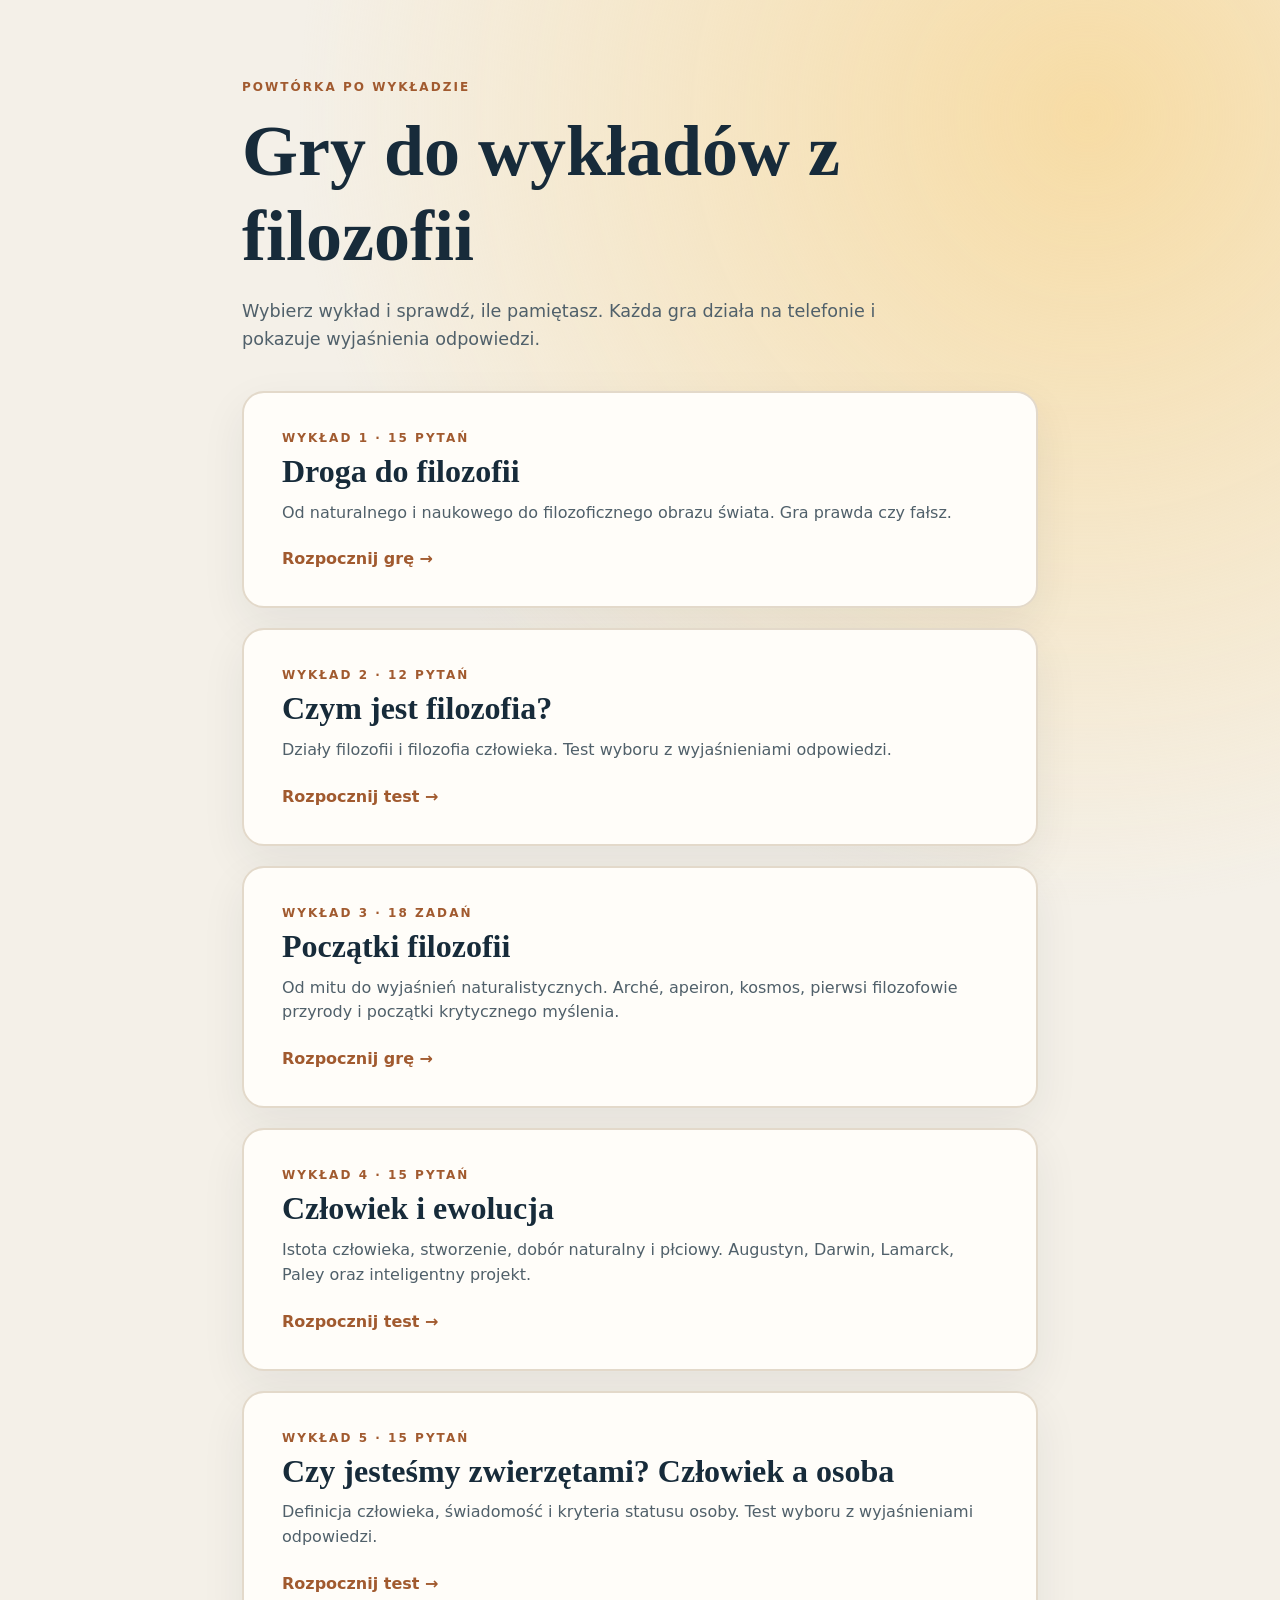
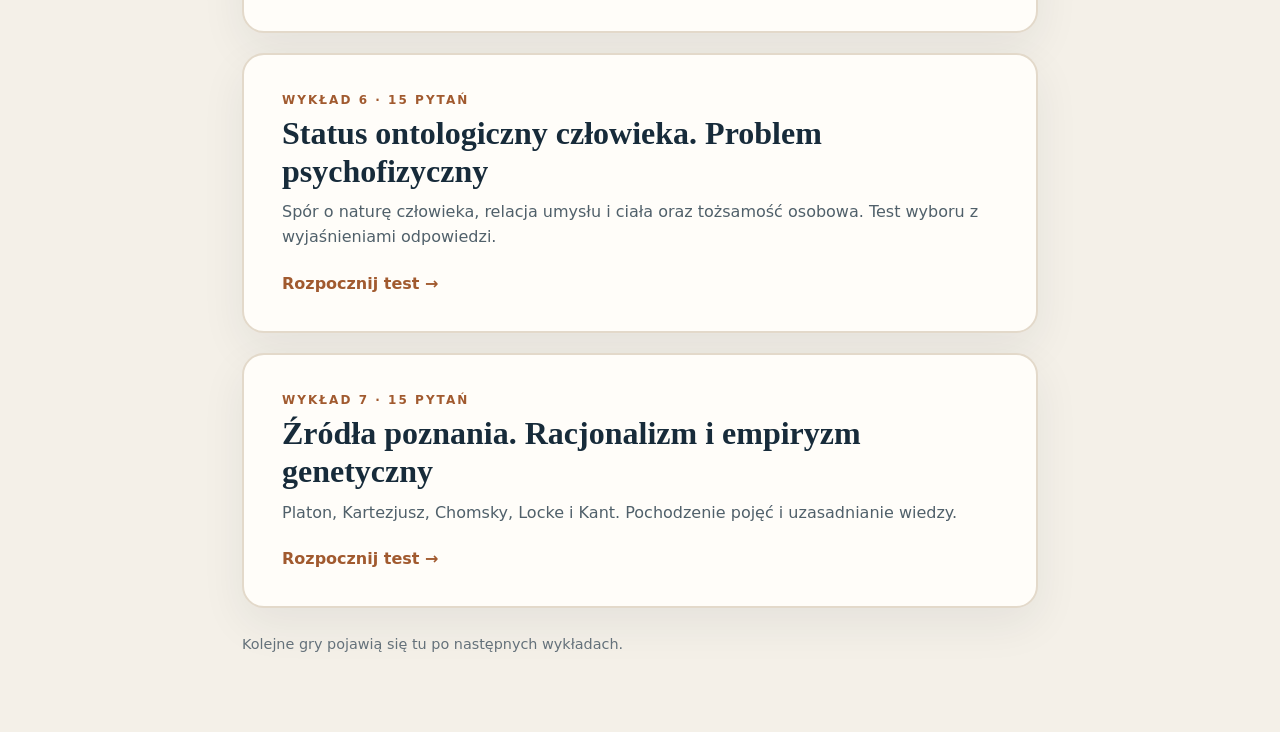
<file: index.html>
<!doctype html>
<html lang="pl">
<head>
  <meta charset="utf-8">
  <meta name="viewport" content="width=device-width, initial-scale=1">
  <meta name="theme-color" content="#172b3a">
  <title>Gry do wykładów z filozofii</title>
  <style>
    :root { font-family: system-ui, -apple-system, Segoe UI, sans-serif; color: #172b3a; background: #f4f0e8; }
    * { box-sizing: border-box; }
    body { margin: 0; min-height: 100vh; background: radial-gradient(circle at 85% 5%, #f7dca5 0, transparent 32%), #f4f0e8; }
    main { max-width: 840px; margin: auto; padding: clamp(32px, 7vw, 80px) 22px; }
    .eyebrow { text-transform: uppercase; letter-spacing: .17em; font-size: .75rem; font-weight: 800; color: #a15a2f; }
    h1, h2 { font-family: Georgia, 'Times New Roman', serif; line-height: 1.18; }
    h1 { font-size: clamp(2.3rem, 7vw, 4.5rem); margin: 15px 0; }
    .intro { color: #50606a; font-size: 1.1rem; line-height: 1.6; max-width: 650px; margin-bottom: 38px; }
    .card { display: block; text-decoration: none; color: inherit; background: #fffdf9; border: 2px solid #e3d9ca; border-radius: 22px; padding: clamp(24px, 5vw, 38px); box-shadow: 0 16px 45px #172b3a12; transition: transform .15s, border-color .15s; }
    .card:hover, .card:focus-visible { border-color: #b96639; transform: translateY(-3px); }
    .card h2 { font-size: clamp(1.45rem, 4vw, 2rem); margin: 8px 0 10px; }
    .card p { color: #50606a; line-height: 1.55; margin: 0 0 24px; }
    .link { font-weight: 800; color: #a15a2f; }
    footer { margin-top: 28px; color: #64717a; font-size: .9rem; }
    @media (prefers-reduced-motion: reduce) { .card { transition: none; } }
  </style>
</head>
<body>
  <main>
    <div class="eyebrow">Powtórka po wykładzie</div>
    <h1>Gry do wykładów z filozofii</h1>
    <p class="intro">Wybierz wykład i sprawdź, ile pamiętasz. Każda gra działa na telefonie i pokazuje wyjaśnienia odpowiedzi.</p>
    <a class="card" href="w1/">
      <div class="eyebrow">Wykład 1 · 15 pytań</div>
      <h2>Droga do filozofii</h2>
      <p>Od naturalnego i naukowego do filozoficznego obrazu świata. Gra prawda czy fałsz.</p>
      <span class="link">Rozpocznij grę →</span>
    </a>
    <a class="card" href="w2/" style="margin-top: 20px">
      <div class="eyebrow">Wykład 2 · 12 pytań</div>
      <h2>Czym jest filozofia?</h2>
      <p>Działy filozofii i filozofia człowieka. Test wyboru z wyjaśnieniami odpowiedzi.</p>
      <span class="link">Rozpocznij test →</span>
    </a>

    <a class="card" href="w3/" style="margin-top: 20px">
      <div class="eyebrow">Wykład 3 · 18 zadań</div>
      <h2>Początki filozofii</h2>
      <p>Od mitu do wyjaśnień naturalistycznych. Arché, apeiron, kosmos, pierwsi filozofowie przyrody i początki krytycznego myślenia.</p>
      <span class="link">Rozpocznij grę →</span>
    </a>
    <a class="card" href="w4/" style="margin-top: 20px">
      <div class="eyebrow">Wykład 4 · 15 pytań</div>
      <h2>Człowiek i ewolucja</h2>
      <p>Istota człowieka, stworzenie, dobór naturalny i płciowy. Augustyn, Darwin, Lamarck, Paley oraz inteligentny projekt.</p>
      <span class="link">Rozpocznij test →</span>
    </a>
    <a class="card" href="w5/" style="margin-top: 20px">
      <div class="eyebrow">Wykład 5 · 15 pytań</div>
      <h2>Czy jesteśmy zwierzętami? Człowiek a osoba</h2>
      <p>Definicja człowieka, świadomość i kryteria statusu osoby. Test wyboru z wyjaśnieniami odpowiedzi.</p>
      <span class="link">Rozpocznij test →</span>
    </a>
    <a class="card" href="w6/" style="margin-top: 20px">
      <div class="eyebrow">Wykład 6 · 15 pytań</div>
      <h2>Status ontologiczny człowieka. Problem psychofizyczny</h2>
      <p>Spór o naturę człowieka, relacja umysłu i ciała oraz tożsamość osobowa. Test wyboru z wyjaśnieniami odpowiedzi.</p>
      <span class="link">Rozpocznij test →</span>
    </a>
    <a class="card" href="w7/" style="margin-top: 20px">
      <div class="eyebrow">Wykład 7 · 15 pytań</div>
      <h2>Źródła poznania. Racjonalizm i empiryzm genetyczny</h2>
      <p>Platon, Kartezjusz, Chomsky, Locke i Kant. Pochodzenie pojęć i uzasadnianie wiedzy.</p>
      <span class="link">Rozpocznij test →</span>
    </a>
    <footer>Kolejne gry pojawią się tu po następnych wykładach.</footer>
  </main>
</body>
</html>
</file>
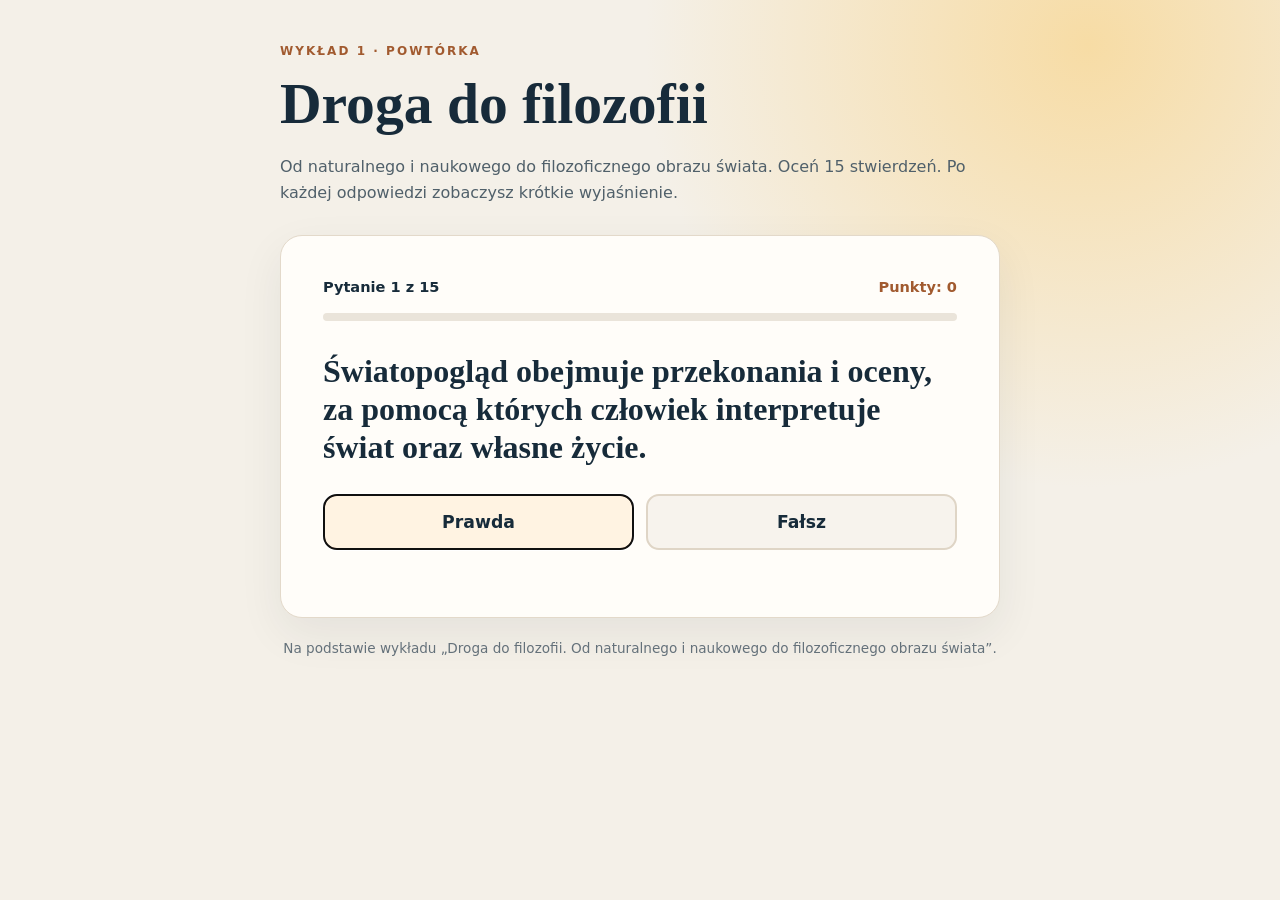
<file: w1/index.html>
<!doctype html>
<html lang="pl">
<head>
  <meta charset="utf-8">
  <meta name="viewport" content="width=device-width, initial-scale=1">
  <meta name="theme-color" content="#172b3a">
  <title>Droga do filozofii — gra prawda czy fałsz</title>
  <style>
    :root { font-family: system-ui, -apple-system, Segoe UI, sans-serif; color: #172b3a; background: #f4f0e8; }
    * { box-sizing: border-box; }
    body { margin: 0; min-height: 100vh; background: radial-gradient(circle at 85% 5%, #f7dca5 0, transparent 32%), #f4f0e8; }
    main { max-width: 760px; margin: auto; padding: 44px 20px 60px; }
    .eyebrow { text-transform: uppercase; letter-spacing: .17em; font-size: .75rem; font-weight: 800; color: #a15a2f; }
    h1, h2 { font-family: Georgia, 'Times New Roman', serif; line-height: 1.18; }
    h1 { font-size: clamp(2.15rem, 6vw, 3.6rem); margin: 12px 0; }
    .intro { color: #50606a; line-height: 1.6; margin-bottom: 30px; }
    .card { background: #fffdf9; border: 1px solid #e3d9ca; border-radius: 22px; padding: clamp(22px, 5vw, 42px); box-shadow: 0 16px 45px #172b3a12; }
    .topline { display: flex; justify-content: space-between; gap: 12px; align-items: center; font-weight: 700; font-size: .91rem; }
    .badge { color: #a15a2f; }
    .track { height: 8px; border-radius: 99px; background: #eae4da; margin: 18px 0 32px; overflow: hidden; }
    .fill { height: 100%; width: 0; background: #b96639; border-radius: inherit; transition: width .25s; }
    h2 { font-size: clamp(1.45rem, 3.5vw, 2rem); margin: 0 0 28px; }
    .choices { display: grid; grid-template-columns: repeat(2, 1fr); gap: 12px; }
    button { font: inherit; cursor: pointer; border-radius: 13px; min-height: 56px; font-weight: 750; }
    .choice { background: #f7f3ed; border: 2px solid #dfd5c6; color: #172b3a; font-size: 1.08rem; }
    .choice:hover:not(:disabled), .choice:focus-visible { border-color: #b96639; background: #fff3e2; }
    .choice:disabled { cursor: default; }
    .choice.correct { border-color: #328064; background: #e4f4ed; }
    .choice.incorrect { border-color: #ba4b49; background: #fff0ee; }
    .feedback { border-left: 4px solid #328064; padding: 10px 0 10px 16px; margin-top: 26px; line-height: 1.55; }
    .feedback.wrong { border-color: #ba4b49; }
    .feedback strong { display: block; margin-bottom: 5px; }
    .actions { margin-top: 25px; }
    .primary { border: 0; background: #172b3a; color: white; padding: 0 26px; }
    .primary:hover, .primary:focus-visible { background: #31506a; }
    .muted { color: #50606a; line-height: 1.55; }
    .review { margin: 26px 0 0; padding-left: 22px; line-height: 1.55; }
    .review li { margin: 0 0 14px; }
    .review strong { color: #a15a2f; }
    .hidden { display: none; }
    footer { margin-top: 22px; color: #64717a; font-size: .85rem; text-align: center; }
    @media (max-width: 480px) { .choices { grid-template-columns: 1fr; } main { padding-top: 25px; } }
    @media (prefers-reduced-motion: reduce) { .fill { transition: none; } }
  </style>
</head>
<body>
  <main>
    <div class="eyebrow">Wykład 1 · powtórka</div>
    <h1>Droga do filozofii</h1>
    <p class="intro">Od naturalnego i naukowego do filozoficznego obrazu świata. Oceń 15 stwierdzeń. Po każdej odpowiedzi zobaczysz krótkie wyjaśnienie.</p>
    <section class="card" aria-label="Gra prawda czy fałsz">
      <div id="quiz">
        <div class="topline"><span id="counter"></span><span class="badge" id="score"></span></div>
        <div class="track" role="progressbar" aria-label="Postęp gry" aria-valuemin="0" aria-valuemax="15" aria-valuenow="0" id="progress"><div class="fill" id="fill"></div></div>
        <h2 id="question"></h2>
        <div class="choices" id="choices">
          <button type="button" class="choice" data-answer="true">Prawda</button>
          <button type="button" class="choice" data-answer="false">Fałsz</button>
        </div>
        <div id="feedback" class="feedback hidden" role="status" aria-live="polite"></div>
        <div class="actions"><button type="button" class="primary hidden" id="next">Następne pytanie</button></div>
      </div>
      <div id="result" class="hidden" aria-live="polite">
        <div class="eyebrow">Koniec gry</div>
        <h2 id="result-title"></h2>
        <p class="muted" id="result-text"></p>
        <div id="review-wrap" class="hidden"><h3>Wróć do tych stwierdzeń</h3><ol class="review" id="review"></ol></div>
        <div class="actions"><button type="button" class="primary" id="restart">Zagraj ponownie</button></div>
      </div>
    </section>
    <footer>Na podstawie wykładu „Droga do filozofii. Od naturalnego i naukowego do filozoficznego obrazu świata”.</footer>
  </main>
  <script>
    'use strict';
    const items = [
      { q: 'Światopogląd obejmuje przekonania i oceny, za pomocą których człowiek interpretuje świat oraz własne życie.', a: true, why: 'To całościowa wizja rzeczywistości, obejmująca także pytania o sens i cele życia.' },
      { q: 'Naturalny obraz świata powstaje wyłącznie na podstawie wrażeń wzrokowych.', a: false, why: 'Wpływają na niego także inne zmysły, wyobrażenia, doświadczenia wewnętrzne i sądy.' },
      { q: 'W naturalnym obrazie świata rzeczy postrzegamy jako materialne, istniejące w czasie i przestrzeni oraz powiązane ze sobą.', a: true, why: 'To jedna z podstawowych cech naturalnego obrazu świata opisanych w wykładzie.' },
      { q: 'Wrażenia dotykowe pomagają nam ukształtować przekonanie, że rzeczy istnieją niezależnie od nas.', a: true, why: 'Doświadczenie oporu rzeczy wzmacnia przekonanie o ich odrębności i realności.' },
      { q: 'Wyobrażenia odtwórcze powstają przez swobodne łączenie elementów w wyobraźni, a wytwórcze są przywoływane z pamięci.', a: false, why: 'Jest odwrotnie: odtwórcze przywołujemy z pamięci, a wytwórcze tworzymy w wyobraźni.' },
      { q: 'Na sposób postrzegania rzeczy mogą wpływać wcześniejsze doświadczenia i wyobrażenia.', a: true, why: 'Dawne doświadczenia łączą się z bieżącymi wrażeniami i pomagają rozpoznać przedmiot.' },
      { q: 'Rozpoznanie widzianego przedmiotu jako „domu” wymaga również zaklasyfikowania go za pomocą pojęcia.', a: true, why: 'Samo wrażenie nie wystarcza: nazywając przedmiot domem, wydajemy sąd i przypisujemy go do klasy.' },
      { q: 'Naturalny obraz świata jest jednakowy w każdym szczególe u wszystkich ludzi.', a: false, why: 'Ma wspólną osnowę, lecz szczegóły zależą między innymi od zmysłów, doświadczenia i kultury.' },
      { q: 'Wygląd przedmiotu może się zmieniać zależnie od perspektywy, odległości lub otoczenia, w którym go oglądamy.', a: true, why: 'Wykład ilustruje to między innymi wieżą widzianą z daleka i wiosłem częściowo zanurzonym w wodzie.' },
      { q: 'Naturalny obraz świata daje pełną odpowiedź na pytania o początek i sens istnienia świata.', a: false, why: 'Opiera się na tym, co postrzegamy, i nie rozstrzyga takich pytań.' },
      { q: 'Nauka zajmuje się także zjawiskami i obiektami niedostępnymi bezpośredniej obserwacji zmysłowej.', a: true, why: 'Może badać na przykład obiekty zbyt małe, odległe lub ukryte, korzystając z metod pośrednich.' },
      { q: 'W nauce wykrycie błędu może prowadzić do skorygowania nawet całej teorii.', a: true, why: 'Sprawdzanie i poprawianie twierdzeń jest ważnym elementem pracy naukowej.' },
      { q: 'Intersubiektywna weryfikowalność oznacza, że twierdzenie można sprawdzić jedynie na podstawie osobistego przeżycia jego autora.', a: false, why: 'Oznacza dostępność sprawdzenia dla więcej niż jednego podmiotu poznającego.' },
      { q: 'Naukowy obraz świata kładzie nacisk między innymi na pomiar, uogólnianie i tworzenie spójnych wyjaśnień.', a: true, why: 'Nauka dąży do precyzji, formułowania praw oraz wiązania wyników w spójny system.' },
      { q: 'Pytanie o to, który obraz świata — naturalny czy naukowy — jest trafniejszy, prowadzi do filozoficznych rozważań nad naturą bytu i poznania.', a: true, why: 'Wykład przedstawia filozofię jako drogę do zbadania podstaw obu obrazów świata.' }
    ];
    const $ = id => document.getElementById(id);
    const buttons = [...document.querySelectorAll('.choice')];
    let index = 0, points = 0, mistakes = [], answered = false;

    function showQuestion() {
      answered = false;
      $('counter').textContent = `Pytanie ${index + 1} z ${items.length}`;
      $('score').textContent = `Punkty: ${points}`;
      $('question').textContent = items[index].q;
      $('progress').setAttribute('aria-valuenow', index);
      $('fill').style.width = `${index / items.length * 100}%`;
      $('feedback').className = 'feedback hidden';
      $('feedback').replaceChildren();
      $('next').classList.add('hidden');
      for (const button of buttons) { button.disabled = false; button.className = 'choice'; }
      buttons[0].focus();
    }

    function answer(value) {
      if (answered) return;
      answered = true;
      const item = items[index];
      const correct = value === item.a;
      if (correct) points++; else mistakes.push(index);
      for (const button of buttons) {
        button.disabled = true;
        if ((button.dataset.answer === 'true') === item.a) button.classList.add('correct');
        else if ((button.dataset.answer === 'true') === value) button.classList.add('incorrect');
      }
      const title = document.createElement('strong');
      title.textContent = correct ? 'Dobrze!' : `Nie tym razem. Poprawna odpowiedź: ${item.a ? 'prawda' : 'fałsz'}.`;
      const detail = document.createElement('span');
      detail.textContent = item.why;
      $('feedback').replaceChildren(title, detail);
      $('feedback').className = `feedback${correct ? '' : ' wrong'}`;
      $('score').textContent = `Punkty: ${points}`;
      $('progress').setAttribute('aria-valuenow', index + 1);
      $('fill').style.width = `${(index + 1) / items.length * 100}%`;
      $('next').textContent = index === items.length - 1 ? 'Zobacz wynik' : 'Następne pytanie';
      $('next').classList.remove('hidden');
      $('next').focus();
    }

    function finish() {
      $('quiz').classList.add('hidden');
      $('result').classList.remove('hidden');
      $('result-title').textContent = `Twój wynik: ${points}/${items.length}`;
      $('result-text').textContent = points === items.length ? 'Świetnie! Wszystkie odpowiedzi są poprawne.' : `Poprawnych odpowiedzi: ${points}. Możesz przejrzeć pomyłki i spróbować ponownie.`;
      const list = $('review');
      list.replaceChildren();
      for (const i of mistakes) {
        const li = document.createElement('li');
        const label = document.createElement('strong');
        label.textContent = `Pytanie ${i + 1} · ${items[i].a ? 'Prawda' : 'Fałsz'}. `;
        li.append(label, document.createTextNode(items[i].q + ' ' + items[i].why));
        list.append(li);
      }
      $('review-wrap').classList.toggle('hidden', mistakes.length === 0);
      $('result-title').setAttribute('tabindex', '-1');
      $('result-title').focus();
    }

    for (const button of buttons) button.addEventListener('click', () => answer(button.dataset.answer === 'true'));
    $('next').addEventListener('click', () => { index++; if (index === items.length) finish(); else showQuestion(); });
    $('restart').addEventListener('click', () => { index = 0; points = 0; mistakes = []; $('result').classList.add('hidden'); $('quiz').classList.remove('hidden'); showQuestion(); });
    showQuestion();
  </script>
</body>
</html>
</file>
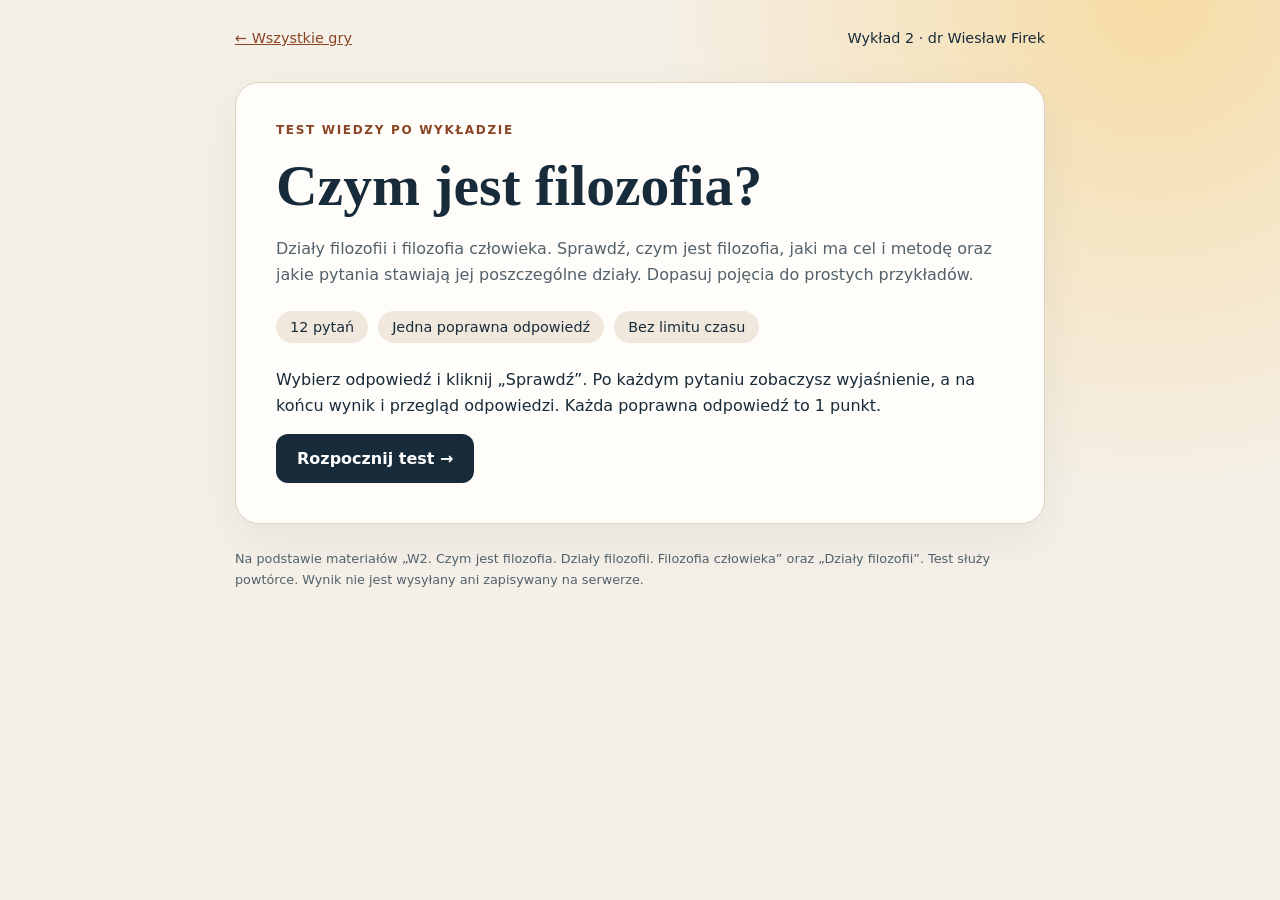
<file: w2/index.html>
<!doctype html>
<html lang="pl">
<head>
<meta charset="utf-8"><meta name="viewport" content="width=device-width, initial-scale=1">
<meta name="theme-color" content="#172b3a"><title>Czym jest filozofia? — Test po wykładzie 2</title>
<style>
:root{font-family:system-ui,-apple-system,Segoe UI,sans-serif;color:#172b3a;background:#f4f0e8}*{box-sizing:border-box}body{margin:0;background:radial-gradient(circle at 90% 0,#f7dca5,transparent 35%),#f4f0e8;min-height:100vh}main{max-width:850px;margin:auto;padding:30px 20px 65px}a{color:#8a4524}header{display:flex;justify-content:space-between;gap:15px;font-size:.9rem;margin-bottom:36px}.tag{text-transform:uppercase;letter-spacing:.14em;font-size:.75rem;font-weight:800;color:#8a4524}h1,h2{font-family:Georgia,serif;line-height:1.2}h1{font-size:clamp(2rem,6vw,3.6rem);margin:14px 0}h2{font-size:clamp(1.4rem,4vw,2rem);margin:16px 0 24px}p{line-height:1.6}.muted{color:#52616b}.card{background:#fffdf9;border:1px solid #ded3c3;border-radius:24px;padding:clamp(22px,5vw,40px);box-shadow:0 16px 45px #172b3a10}.pills{display:flex;flex-wrap:wrap;gap:10px;margin:24px 0}.pill{background:#f0e8dc;border-radius:30px;padding:8px 14px;font-size:.9rem}button{font:inherit;cursor:pointer;min-height:48px;border-radius:12px;border:2px solid transparent;padding:13px 19px}button:focus-visible,a:focus-visible{outline:3px solid #bd6537;outline-offset:4px}.primary{background:#172b3a;color:white;font-weight:750}.secondary{background:#eee5d8;color:#172b3a}button:disabled{cursor:default;opacity:.55}.options{display:grid;gap:12px}.option{width:100%;text-align:left;background:white;border-color:#ded3c3;display:flex;gap:14px;align-items:center}.option:hover:not(:disabled){border-color:#a15a2f}.option.selected{background:#f8e6ce;border-color:#a15a2f}.option.correct{background:#e2f1e9;border-color:#28794e}.option.wrong{background:#fde7e4;border-color:#a53d31}.option:disabled{opacity:1}.letter{font-weight:800;background:#f0ebe4;border-radius:8px;padding:5px 10px}.actions{display:flex;flex-wrap:wrap;gap:12px;margin-top:25px}.meta{display:flex;justify-content:space-between;gap:12px;font-size:.9rem}.progress{height:8px;border-radius:10px;background:#e6ded2;overflow:hidden;margin:14px 0 28px}.progress span{display:block;height:100%;background:#b96639;transition:width .2s}.feedback{border-left:4px solid #b96639;padding:8px 16px;margin-top:22px;background:#f6efe5}.feedback p{margin:7px 0}.big{font-size:clamp(3rem,12vw,5rem);font-family:Georgia,serif;margin:18px 0 0}.review{padding:20px 0;border-top:1px solid #ded3c3}.review h3{font-size:1rem;line-height:1.5}.review p{font-size:.95rem;margin:8px 0}.status{font-weight:800;color:#28794e}.status.miss{color:#a53d31}footer{font-size:.8rem;color:#52616b;line-height:1.6;margin-top:25px}[hidden]{display:none!important}@media(prefers-reduced-motion:reduce){*{transition:none!important}}@media print{header,.actions,footer{display:none}.card{box-shadow:none;border:0}.review{break-inside:avoid}body{background:white}}
</style>
</head>
<body><main>
<header><a href="../">← Wszystkie gry</a><span>Wykład 2 · dr Wiesław Firek</span></header>
<section id="intro" class="card"><div class="tag">Test wiedzy po wykładzie</div><h1>Czym jest filozofia?</h1><p class="muted">Działy filozofii i filozofia człowieka. Sprawdź, czym jest filozofia, jaki ma cel i metodę oraz jakie pytania stawiają jej poszczególne działy. Dopasuj pojęcia do prostych przykładów.</p><div class="pills"><span class="pill">12 pytań</span><span class="pill">Jedna poprawna odpowiedź</span><span class="pill">Bez limitu czasu</span></div><p>Wybierz odpowiedź i kliknij „Sprawdź”. Po każdym pytaniu zobaczysz wyjaśnienie, a na końcu wynik i przegląd odpowiedzi. Każda poprawna odpowiedź to 1 punkt.</p><button id="start" class="primary">Rozpocznij test →</button></section>
<section id="quiz" class="card" hidden><div class="meta"><span id="counter"></span><span id="points"></span></div><div class="progress" role="progressbar" aria-label="Postęp testu" aria-valuemin="0" aria-valuemax="12" aria-valuenow="0"><span id="bar"></span></div><div id="topic" class="tag"></div><h2 id="question" tabindex="-1"></h2><div id="options" class="options" role="group" aria-labelledby="question"></div><div id="feedback" class="feedback" role="status" aria-live="polite" hidden></div><div class="actions"><button id="check" class="primary" disabled>Sprawdź odpowiedź</button><button id="next" class="primary" hidden>Następne pytanie →</button></div></section>
<section id="result" class="card" hidden><div class="tag">Podsumowanie</div><h1 id="resultTitle" tabindex="-1">Twój wynik</h1><div id="score" class="big"></div><p id="summary"></p><p id="repeat" class="muted"></p><div class="actions"><button id="restart" class="primary">Spróbuj ponownie</button><button id="print" class="secondary">Drukuj / zapisz jako PDF</button></div><h2>Twoje odpowiedzi</h2><div id="review"></div></section>
<footer>Na podstawie materiałów „W2. Czym jest filozofia. Działy filozofii. Filozofia człowieka” oraz „Działy filozofii”. Test służy powtórce. Wynik nie jest wysyłany ani zapisywany na serwerze.</footer>
<noscript><p>Aby rozwiązać test, włącz JavaScript w przeglądarce.</p></noscript>
</main><script>
'use strict';
const bank = [
  {
    "topic": "Czym jest filozofia?",
    "q": "Które określenie najlepiej oddaje znaczenie słowa „filozofia” i postawę filozofa przedstawioną na wykładzie?",
    "o": [
      "Miłość mądrości, wyrażająca się w dążeniu do wiedzy i prawdy.",
      "Posiadanie mądrości, pozwalające uznać dalsze pytania za zbędne.",
      "Zbiór osobistych opinii, których nie trzeba uzasadniać argumentami.",
      "Sztuka przekonywania innych, niezależnie od prawdziwości poglądów."
    ],
    "a": 0,
    "e": "Filozofia oznacza miłość mądrości: phileo — miłuję, dążę; sophia — mądrość. Filozof poszukuje wiedzy i prawdy, a swoje stanowisko uzasadnia. Nie oznacza to posiadania gotowych odpowiedzi na wszystkie pytania."
  },
  {
    "topic": "Cel filozofii",
    "q": "Dwie osoby poznają ten sam problem. Pierwsza chce go zrozumieć dla samego poznania, druga — wykorzystać wiedzę do zdobycia pracy. Jak traktują wiedzę, w podanej kolejności?",
    "o": [
      "Obie jako wartość instrumentalną.",
      "Pierwsza jako wartość autoteliczną, druga jako instrumentalną.",
      "Pierwsza jako wartość instrumentalną, druga jako autoteliczną.",
      "Obie jako wartość autoteliczną."
    ],
    "a": 1,
    "e": "Wartość autoteliczna jest celem samym w sobie, a instrumentalna jest środkiem do innego celu. Na wykładzie filozofia została przedstawiona jako bezinteresowne dążenie do wiedzy."
  },
  {
    "topic": "Przedmiot i metoda filozofii",
    "q": "Które zestawienie poprawnie opisuje przedmiot i metodę filozofii przedstawione na wykładzie?",
    "o": [
      "Przedmiot: wybrany fragment rzeczywistości; metoda: pomiar i eksperyment.",
      "Przedmiot: własne przeżycia; metoda: wyrażanie przekonań bez uzasadnienia.",
      "Przedmiot: rzeczywistość jako całość; metoda: racjonalna argumentacja.",
      "Przedmiot: przekonania większości; metoda: ustalanie najbardziej popularnej opinii."
    ],
    "a": 2,
    "e": "Filozofia rozważa rzeczywistość jako całość i uzasadnia tezy racjonalnymi argumentami. Nauki szczegółowe wyodrębniają określone obszary badań. Sama popularność opinii ani jej osobisty charakter nie zastępują argumentacji."
  },
  {
    "topic": "Ontologia",
    "q": "Podczas dyskusji pada pytanie: „Czy istnieje tylko materia, czy również inne rodzaje bytu?”. Do którego działu filozofii należy przede wszystkim to pytanie?",
    "o": [
      "Epistemologii.",
      "Aksjologii.",
      "Antropologii filozoficznej.",
      "Ontologii."
    ],
    "a": 3,
    "e": "Ontologia, na wykładzie nazywana także metafizyką, bada byt: co istnieje, jakie są rodzaje bytu i jakie relacje je łączą. Tutaj pytamy o to, co istnieje, a nie o sposoby poznawania lub oceniania."
  },
  {
    "topic": "Epistemologia",
    "q": "Student pyta: „Skąd wiemy, że nasze przekonania są prawdziwe, i czy możemy ufać poznaniu zmysłowemu?”. Który dział filozofii zajmuje się takimi problemami?",
    "o": [
      "Epistemologia.",
      "Ontologia.",
      "Filozofia polityczna.",
      "Estetyka."
    ],
    "a": 0,
    "e": "Epistemologia, czyli teoria poznania, pyta o źródła, metody i granice poznania oraz o prawdę. Ontologia pyta natomiast o byt i jego rodzaje."
  },
  {
    "topic": "Etyka",
    "q": "Które pytanie dotyczy przede wszystkim etyki?",
    "o": [
      "Czy człowiek jest wyłącznie istotą materialną?",
      "Czy złamanie obietnicy można moralnie usprawiedliwić?",
      "Czy nasze poznanie ma nieprzekraczalne granice?",
      "Czy piękno jest cechą przedmiotu, czy oceną odbiorcy?"
    ],
    "a": 1,
    "e": "Etyka, czyli filozofia moralna, pyta o dobro i zło oraz o uzasadnienie ocen i norm postępowania. Pozostałe pytania dotyczą odpowiednio filozofii człowieka, epistemologii i estetyki."
  },
  {
    "topic": "Estetyka",
    "q": "Ktoś stwierdza: „Ten krajobraz jest piękny”. Następnie pyta, czy piękno może przysługiwać naturze, czy tylko dziełom człowieka. Jest to problem z zakresu:",
    "o": [
      "Etyki.",
      "Filozofii przyrody.",
      "Estetyki.",
      "Filozofii społecznej."
    ],
    "a": 2,
    "e": "Estetyka zajmuje się pięknem i sztuką. Pytanie o piękno natury jest estetyczne, choć dotyczy przyrody. O dziale filozofii decyduje rodzaj pytania, a nie sam obiekt, o którym mówimy."
  },
  {
    "topic": "Aksjologia",
    "q": "Które stwierdzenie poprawnie przedstawia związek aksjologii z etyką i estetyką?",
    "o": [
      "Aksjologia bada poznanie, etyka — prawdę, a estetyka — istnienie.",
      "Aksjologia jest inną nazwą etyki i dotyczy jedynie dobra moralnego.",
      "Etyka i estetyka są teoriami bytu, dlatego należą do ontologii.",
      "Aksjologia bada wartości w ogóle, a etyka i estetyka — określone ich obszary."
    ],
    "a": 3,
    "e": "Aksjologia jest ogólną nauką o wartościach. Etyka rozważa wartości moralne, a estetyka — piękno i wartości związane ze sztuką. Dlatego niektórzy filozofowie zaliczają oba działy do aksjologii."
  },
  {
    "topic": "Antropologia filozoficzna",
    "q": "Który zestaw pytań najlepiej odpowiada antropologii filozoficznej?",
    "o": [
      "Kim jest człowiek? Co znaczy być człowiekiem? Jakie jest jego miejsce w świecie?",
      "Co istnieje? Jakie są rodzaje bytu? Jakie są ich ogólne własności?",
      "Co jest prawdą? Jakie są źródła poznania? Czy poznanie ma granice?",
      "Czym jest społeczeństwo? Jak powinno funkcjonować państwo? Jakie są jego zadania?"
    ],
    "a": 0,
    "e": "Antropologia filozoficzna, czyli filozoficzna refleksja nad człowiekiem, pyta o jego naturę, miejsce w świecie, sens życia, cierpienie i śmierć. Pozostałe zestawy odnoszą się odpowiednio do ontologii, epistemologii i filozofii społecznej."
  },
  {
    "topic": "Filozofia polityczna i filozofia dziejów",
    "q": "Dopasuj dwa pytania: I. „Czym jest władza polityczna?”. II. „Czy dzieje ludzkości mają sens i cel?”. Która para jest poprawna?",
    "o": [
      "I — filozofia dziejów; II — filozofia polityczna.",
      "I — filozofia polityczna; II — filozofia dziejów.",
      "I — filozofia nauki; II — filozofia społeczna.",
      "I — antropologia filozoficzna; II — ontologia."
    ],
    "a": 1,
    "e": "Filozofia polityczna pyta m.in. o państwo, władzę, prawo i obywatelstwo. Filozofia dziejów, czyli filozofia historii, rozważa sens, cel i możliwe prawidłowości dziejów ludzkości."
  },
  {
    "topic": "Filozofia nauki",
    "q": "Które pytanie jest charakterystyczne dla filozofii nauki?",
    "o": [
      "Czy zdobywanie wiedzy jest moralnym obowiązkiem człowieka?",
      "Czy istnieją byty niezależne od ludzkiego poznania?",
      "Czym jest teoria naukowa i na czym polega jej sprawdzanie?",
      "Czy piękno jest obiektywne, czy zależy od odbiorcy?"
    ],
    "a": 2,
    "e": "Filozofia nauki analizuje naukę, jej metody, rodzaje teorii, sposoby ich sprawdzania i zmiany teorii. Pytanie o moralny obowiązek poznawania jest etyczne, o istnienie bytów — ontologiczne, a o piękno — estetyczne."
  },
  {
    "topic": "Filozofia sportu",
    "q": "Student chce rozważyć, co sprawia, że dane działanie jest sportem, po co istnieje sport i jaką wiedzę o człowieku wnosi refleksja nad nim. Która dziedzina najpełniej obejmuje ten zestaw pytań?",
    "o": [
      "Estetyka.",
      "Etyka.",
      "Filozofia dziejów.",
      "Filozofia sportu."
    ],
    "a": 3,
    "e": "Filozofia sportu pyta o istotę, cel i możliwość sportu oraz o jego znaczenie dla rozumienia człowieka. Może korzystać z perspektywy etycznej czy estetycznej, ale przedstawiony zestaw nie ogranicza się do ocen moralnych lub piękna."
  }
];
const $=id=>document.getElementById(id);let questions=[],index=0,selected=null,locked=false,answers=[];
function shuffle(xs){const a=[...xs];for(let i=a.length-1;i>0;i--){const j=Math.floor(Math.random()*(i+1));[a[i],a[j]]=[a[j],a[i]]}return a}
function score(){return answers.filter(a=>a.ok).length}
function start(){questions=shuffle(bank).map(q=>({...q,choices:shuffle(q.o.map((text,id)=>({text,id})))}));index=0;answers=[];$('intro').hidden=true;$('result').hidden=true;$('quiz').hidden=false;render()}
function render(){selected=null;locked=false;const q=questions[index];$('counter').textContent=`Pytanie ${index+1} z ${questions.length}`;$('points').textContent=`Punkty: ${score()}`;$('bar').style.width=`${index/questions.length*100}%`;document.querySelector('.progress').setAttribute('aria-valuenow',index);$('topic').textContent='Wybierz jedną odpowiedź';$('question').textContent=q.q;$('options').replaceChildren();$('feedback').hidden=true;$('feedback').replaceChildren();$('check').hidden=false;$('check').disabled=true;$('next').hidden=true;
q.choices.forEach((choice,i)=>{const b=document.createElement('button');b.className='option';b.setAttribute('aria-pressed','false');const letter=document.createElement('span');letter.className='letter';letter.textContent='ABCD'[i];const text=document.createElement('span');text.textContent=choice.text;b.append(letter,text);b.addEventListener('click',()=>{if(locked)return;selected=choice.id;for(const button of $('options').children){button.classList.remove('selected');button.setAttribute('aria-pressed','false')}b.classList.add('selected');b.setAttribute('aria-pressed','true');$('check').disabled=false});$('options').append(b)});$('question').focus()}
function check(){if(locked||selected===null)return;locked=true;const q=questions[index];const ok=selected===q.a;answers.push({q,selected,ok});[...$('options').children].forEach((b,i)=>{b.disabled=true;const id=q.choices[i].id;if(id===q.a)b.classList.add('correct');else if(id===selected)b.classList.add('wrong')});const title=document.createElement('strong');title.textContent=ok?'Dobra odpowiedź · +1 punkt':'Tym razem bez punktu';const p=document.createElement('p');p.textContent=q.e;const correct=document.createElement('p');correct.textContent=`Poprawna odpowiedź: ${q.o[q.a]}`;$('feedback').append(title,correct,p);$('feedback').hidden=false;$('points').textContent=`Punkty: ${score()}`;$('bar').style.width=`${(index+1)/questions.length*100}%`;document.querySelector('.progress').setAttribute('aria-valuenow',index+1);$('check').hidden=true;$('next').hidden=false;$('next').textContent=index===questions.length-1?'Zobacz wynik →':'Następne pytanie →';$('next').focus()}
function finish(){$('quiz').hidden=true;$('result').hidden=false;const s=score();$('score').textContent=`${s} / ${questions.length}`;$('summary').textContent=`${Math.round(s/questions.length*100)}% poprawnych odpowiedzi. ${s===12?'Wszystkie odpowiedzi poprawne!':s>=9?'Dobra znajomość materiału — sprawdź jeszcze poniższe wyjaśnienia.':s>=6?'Masz już podstawy. Warto powtórzyć kilka zagadnień.':'Wróć do wykładu i spróbuj jeszcze raz po powtórce.'}`;const topics=answers.filter(a=>!a.ok).map(a=>a.q.topic);$('repeat').textContent=topics.length?'Do powtórki: '+topics.join(', ')+'.':'Możesz teraz spróbować samodzielnie podać przykład pytania z każdego działu filozofii.';$('review').replaceChildren();answers.forEach((a,i)=>{const div=document.createElement('div');div.className='review';const status=document.createElement('span');status.className='status'+(a.ok?'':' miss');status.textContent=a.ok?'✓ Poprawnie':'✕ Do powtórki';const h=document.createElement('h3');h.textContent=`${i+1}. ${a.q.q}`;const own=document.createElement('p');own.textContent=`Twoja odpowiedź: ${a.q.o[a.selected]}`;const correct=document.createElement('p');correct.textContent=`Poprawna odpowiedź: ${a.q.o[a.q.a]}`;const e=document.createElement('p');e.className='muted';e.textContent=a.q.e;div.append(status,h,own);if(!a.ok)div.append(correct);div.append(e);$('review').append(div)});$('resultTitle').focus();window.scrollTo(0,0)}
$('start').addEventListener('click',start);$('restart').addEventListener('click',start);$('check').addEventListener('click',check);$('next').addEventListener('click',()=>{if(!locked)return;if(index<questions.length-1){index++;render()}else finish()});$('print').addEventListener('click',()=>window.print());
</script></body></html>
</file>
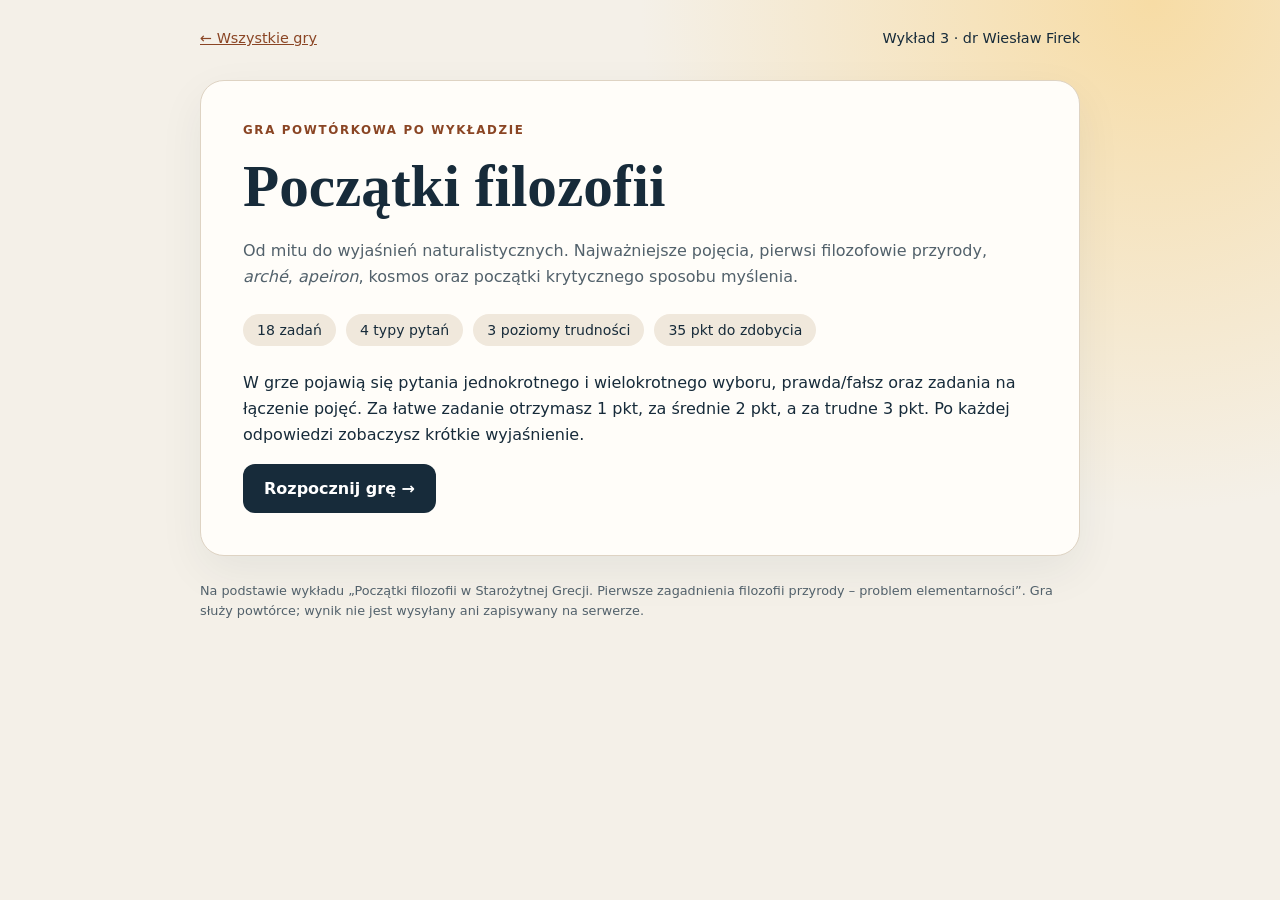
<file: w3/index.html>
<!doctype html>
<html lang="pl">
<head>
<meta charset="utf-8"><meta name="viewport" content="width=device-width, initial-scale=1">
<meta name="theme-color" content="#172b3a"><title>Początki filozofii — gra po wykładzie 3</title>
<style>
:root{font-family:system-ui,-apple-system,Segoe UI,sans-serif;color:#172b3a;background:#f4f0e8}*{box-sizing:border-box}body{margin:0;background:radial-gradient(circle at 90% 0,#f7dca5,transparent 35%),#f4f0e8;min-height:100vh}main{max-width:920px;margin:auto;padding:30px 20px 70px}a{color:#8a4524}header{display:flex;justify-content:space-between;gap:15px;font-size:.9rem;margin-bottom:34px}.tag{text-transform:uppercase;letter-spacing:.14em;font-size:.74rem;font-weight:800;color:#8a4524}h1,h2,h3{font-family:Georgia,serif;line-height:1.2}h1{font-size:clamp(2rem,6vw,3.7rem);margin:14px 0}h2{font-size:clamp(1.35rem,4vw,2rem);margin:16px 0 24px}p{line-height:1.62}.muted{color:#52616b}.card{background:#fffdf9;border:1px solid #ded3c3;border-radius:24px;padding:clamp(22px,5vw,42px);box-shadow:0 16px 45px #172b3a10}.pills{display:flex;flex-wrap:wrap;gap:10px;margin:24px 0}.pill,.difficulty{background:#f0e8dc;border-radius:30px;padding:8px 14px;font-size:.88rem}.difficulty{display:inline-block;margin-bottom:8px;font-weight:800}.difficulty.easy{background:#e5f2ea;color:#23603f}.difficulty.medium{background:#f8edcf;color:#7a5311}.difficulty.hard{background:#f4dfdc;color:#843d35}button,select{font:inherit}button{cursor:pointer;min-height:48px;border-radius:12px;border:2px solid transparent;padding:13px 19px}button:focus-visible,a:focus-visible,select:focus-visible{outline:3px solid #bd6537;outline-offset:3px}.primary{background:#172b3a;color:white;font-weight:760}.secondary{background:#eee5d8;color:#172b3a}.option{width:100%;text-align:left;background:white;border-color:#ded3c3;display:flex;gap:14px;align-items:center}.option:hover:not(:disabled){border-color:#a15a2f}.option.selected{background:#f8e6ce;border-color:#a15a2f}.option.correct{background:#e2f1e9;border-color:#28794e}.option.wrong{background:#fde7e4;border-color:#a53d31}.option:disabled{cursor:default;opacity:1}.letter{font-weight:800;background:#f0ebe4;border-radius:8px;padding:5px 10px;min-width:38px;text-align:center}.options{display:grid;gap:12px}.checks .option::before{content:"□";font-size:1.25rem;font-weight:800}.checks .option.selected::before{content:"☑"}.actions{display:flex;flex-wrap:wrap;gap:12px;margin-top:26px}.meta{display:flex;justify-content:space-between;gap:12px;font-size:.9rem}.progress{height:8px;border-radius:10px;background:#e6ded2;overflow:hidden;margin:14px 0 26px}.progress span{display:block;height:100%;background:#b96639;transition:width .2s}.feedback{border-left:4px solid #b96639;padding:10px 16px;margin-top:22px;background:#f6efe5}.feedback p{margin:7px 0}.feedback ul{margin:9px 0 0;padding-left:20px;line-height:1.55}.match-grid{display:grid;gap:12px}.match-row{display:grid;grid-template-columns:minmax(120px,.75fr) minmax(190px,1.25fr);gap:12px;align-items:center;padding:12px;border:1px solid #e2d8ca;border-radius:14px;background:#fff}.match-left{font-weight:800}.match-row select{width:100%;min-height:46px;border:1px solid #cfc2b1;border-radius:10px;padding:8px;background:white;color:#172b3a}.match-row.good{border-color:#28794e;background:#eef8f2}.match-row.bad{border-color:#a53d31;background:#fff0ee}.big{font-size:clamp(3rem,12vw,5rem);font-family:Georgia,serif;margin:18px 0 0}.review{padding:20px 0;border-top:1px solid #ded3c3}.review h3{font-size:1rem;line-height:1.5;margin-bottom:8px}.review p{font-size:.95rem;margin:7px 0}.status{font-weight:800;color:#28794e}.status.miss{color:#a53d31}.round-note{color:#8a4524;font-weight:750;margin-top:-14px;margin-bottom:20px}footer{font-size:.8rem;color:#52616b;line-height:1.6;margin-top:25px}[hidden]{display:none!important}@media(max-width:620px){header{display:block}header span{display:block;margin-top:8px}.match-row{grid-template-columns:1fr}.card{border-radius:18px}}@media(prefers-reduced-motion:reduce){*{transition:none!important}}
</style>
</head>
<body><main>
<header><a href="../">← Wszystkie gry</a><span>Wykład 3 · dr Wiesław Firek</span></header>

<section id="intro" class="card">
<div class="tag">Gra powtórkowa po wykładzie</div>
<h1>Początki filozofii</h1>
<p class="muted">Od mitu do wyjaśnień naturalistycznych. Najważniejsze pojęcia, pierwsi filozofowie przyrody, <em>arché</em>, <em>apeiron</em>, kosmos oraz początki krytycznego sposobu myślenia.</p>
<div class="pills"><span class="pill">18 zadań</span><span class="pill">4 typy pytań</span><span class="pill">3 poziomy trudności</span><span class="pill">35 pkt do zdobycia</span></div>
<p>W grze pojawią się pytania jednokrotnego i wielokrotnego wyboru, prawda/fałsz oraz zadania na łączenie pojęć. Za łatwe zadanie otrzymasz 1 pkt, za średnie 2 pkt, a za trudne 3 pkt. Po każdej odpowiedzi zobaczysz krótkie wyjaśnienie.</p>
<button id="start" class="primary">Rozpocznij grę →</button>
</section>

<section id="quiz" class="card" hidden>
<div class="meta"><span id="counter"></span><span id="points"></span></div>
<div class="progress" role="progressbar" aria-label="Postęp gry" aria-valuemin="0" aria-valuemax="18" aria-valuenow="0"><span id="bar"></span></div>
<div id="difficulty" class="difficulty"></div>
<div id="kind" class="tag"></div>
<h2 id="question" tabindex="-1"></h2>
<p id="instruction" class="round-note"></p>
<div id="answerArea"></div>
<div id="feedback" class="feedback" role="status" aria-live="polite" hidden></div>
<div class="actions"><button id="check" class="primary" disabled>Sprawdź odpowiedź</button><button id="next" class="primary" hidden>Następne zadanie →</button></div>
</section>

<section id="result" class="card" hidden>
<div class="tag">Podsumowanie</div><h1 id="resultTitle" tabindex="-1">Twój wynik</h1>
<div id="score" class="big"></div><p id="summary"></p><p id="repeat" class="muted"></p>
<div class="actions"><button id="restart" class="primary">Zagraj ponownie</button></div>
<h2>Przegląd zadań</h2><div id="review"></div>
</section>

<footer>Na podstawie wykładu „Początki filozofii w Starożytnej Grecji. Pierwsze zagadnienia filozofii przyrody – problem elementarności”. Gra służy powtórce; wynik nie jest wysyłany ani zapisywany na serwerze.</footer>
<noscript><p>Aby rozwiązać grę, włącz JavaScript w przeglądarce.</p></noscript>

</main><script>
'use strict';

const levels={
  easy:{label:'Łatwe · 1 pkt',cls:'easy',pts:1},
  medium:{label:'Średnie · 2 pkt',cls:'medium',pts:2},
  hard:{label:'Trudne · 3 pkt',cls:'hard',pts:3}
};

const bank=[
{level:'easy',type:'single',topic:'Naturalizm',q:'Które zdanie najlepiej oddaje znaczenie naturalizmu?',o:[
'Zjawiska należy wyjaśniać przez przyczyny naturalne i prawa przyrody.',
'Każde zjawisko przyrodnicze jest działaniem określonego bóstwa.',
'Prawdziwe wyjaśnienie może opierać się wyłącznie na przekazie religijnym.',
'Przyrody nie da się racjonalnie wyjaśnić.'
],a:0,e:'Pierwsi filozofowie odchodzili od wyjaśnień mitologicznych i szukali przyczyn w samej przyrodzie.'},

{level:'easy',type:'tf',topic:'Kosmos i chaos',q:'Dla Greków „kosmos” oznaczał uporządkowaną i harmonijną całość, przeciwstawianą chaosowi.',a:true,e:'Kosmos wiązał się z ładem, porządkiem i harmonią; chaos oznaczał bezład.'},

{level:'easy',type:'single',topic:'Arché',q:'Czym jest arché w filozofii przyrody?',o:[
'Prapoczątkiem i prazasadą, z której wywodzi się cała przyroda.',
'Opowieścią o pochodzeniu bogów.',
'Nazwą greckiej polis.',
'Metodą polegającą na przechodzeniu od szczegółu do ogółu.'
],a:0,e:'Arché to prapoczątek, prazasada lub pratworzywo — coś najbardziej elementarnego, z czego powstaje wszystko inne.'},

{level:'easy',type:'match',topic:'Filozof i arché',q:'Połącz filozofa lub szkołę z przypisywaną im zasadą świata (arché).',pairs:[
['Tales','woda'],['Anaksymander','apeiron'],['Anaksymenes','powietrze'],['Heraklit','ogień'],['Pitagorejczycy','liczba'],['Atomiści','atomy']
],e:'To podstawowe zestawienie: od obserwowalnych żywiołów po bardziej abstrakcyjne zasady.'},

{level:'easy',type:'single',topic:'Apeiron',q:'Który opis najlepiej pasuje do apeironu Anaksymandra?',o:[
'Bezkresny, wieczny i nieokreślony początek wszystkiego.',
'Najmniejsza niepodzielna cząstka materii.',
'Boski ogień będący osobowym bóstwem.',
'Zbiór reguł moralnych siedmiu mędrców.'
],a:0,e:'Anaksymander uznał, że zasada wszystkiego musi być nieskończona i jakościowo nieokreślona — nazwał ją apeironem, czyli bezkresem.'},

{level:'easy',type:'single',topic:'Jonia',q:'Gdzie narodziła się pierwsza szkoła filozoficzna?',o:[
'W Jonii, przede wszystkim w Milecie na wybrzeżu Azji Mniejszej.',
'W Sparcie.',
'W Rzymie.',
'W Aleksandrii.'
],a:0,e:'Pierwszych jońskich filozofów przyrody łączy się z Jonią i Miletem; filozofia pojawiła się najpierw w greckich koloniach.'},

{level:'medium',type:'match',topic:'Pojęcia podstawowe',q:'Połącz pojęcie z właściwym znaczeniem.',pairs:[
['Kosmogonia','wyobrażenia o pochodzeniu świata'],
['Teogonia','wyjaśnienie pochodzenia bogów'],
['Hylozoizm','pogląd, że materia jest obdarzona życiem lub ruchem'],
['Naturalizm','wyjaśnianie zjawisk przez przyczyny naturalne'],
['Inteligibilność świata','przekonanie, że świat jest racjonalny i poznawalny']
],e:'Te pojęcia opisują zmianę sposobu myślenia: od genealogii bogów do próby racjonalnego poznania uporządkowanego świata.'},

{level:'medium',type:'multi',topic:'Filozofowie jońscy',q:'Którzy z poniższych myślicieli należą do jońskich filozofów przyrody?',o:[
'Tales z Miletu','Anaksymander','Anaksymenes','Heraklit z Efezu','Sokrates','Platon'
],a:[0,1,2,3],e:'Do tej grupy zalicza się Talesa, Anaksymandra, Anaksymenesa i Heraklita.'},

{level:'medium',type:'tf',topic:'Doświadczenie i rozum',q:'Pierwsi filozofowie przyrody ograniczali się wyłącznie do danych zmysłowych i nie poszukiwali czynników niewidocznych w doświadczeniu.',a:false,e:'Anaksymander jest przykładem przejścia od prostych obserwacji do rozumowego poszukiwania nieobserwowalnej zasady — apeironu.'},

{level:'medium',type:'match',topic:'Metoda',q:'Połącz metodę z jej charakterystyką.',pairs:[
['Analiza','rozkład całości na prostsze składniki aż do elementów podstawowych'],
['Indukcja','przechodzenie od pojedynczych obserwacji do ogólnych wniosków']
],e:'Analiza i zaczątek indukcji to dwie metody zapoczątkowane przez jońskich filozofów przyrody.'},

{level:'medium',type:'match',topic:'Postawa filozoficzna',q:'Połącz postawę z jej funkcją.',pairs:[
['Krytycyzm','stwarza sytuację pytania i podważa zastane wyjaśnienia'],
['Samokrytycyzm','nie pozwala przyjąć byle jakiej odpowiedzi']
],e:'Krytycyzm uruchamia pytanie, a samokrytycyzm wymaga kontroli własnych odpowiedzi i argumentów.'},

{level:'medium',type:'multi',topic:'Od mitu do filozofii',q:'Które zjawiska były elementami przejścia od myślenia mitologicznego do filozoficznego?',o:[
'Demitologizacja przyrody.',
'Poszukiwanie ogólnych wyjaśnień zjawisk.',
'Krytyczna debata nad poglądami.',
'Dążenie do spójności i niesprzeczności poglądów.',
'Wyjaśnianie każdej rzeczy przez osobne bóstwo.',
'Odrzucenie potrzeby uzasadniania przekonań.'
],a:[0,1,2,3],e:'Nowe myślenie zakładało odejście od obrazów mitologicznych, ogólne zasady, debatę krytyczną i wymaganie spójności.'},

{level:'medium',type:'match',topic:'Źródła filozofii',q:'Połącz poprzedników filozofii z obszarem, z którego wyrastali.',pairs:[
['Poeci kosmogoniczni','wierzenia religijne'],
['Technicy','umiejętności praktyczne'],
['Mędrcy','reguły życiowe']
],e:'Można wyróżnić trzy wcześniejsze zasoby kultury greckiej: religię, umiejętności praktyczne i mądrość życiową.'},

{level:'hard',type:'single',topic:'Problem wyjaśnienia',q:'Dlaczego odpowiedź „świat powstał dzięki bogom” można uznać za wyjaśnienie pozorne?',o:[
'Bo przesuwa problem dalej: nadal trzeba wyjaśnić, jak powstał świat i skąd wzięli się sami bogowie.',
'Bo Grecy nie znali żadnych mitów o bogach.',
'Bo filozofowie od początku dowiedli eksperymentalnie, że bogowie nie istnieją.',
'Bo kosmogonia nigdy nie dotyczyła powstania świata.'
],a:0,e:'Krytyka dotyczyła jakości wyjaśnienia: odwołanie do bogów nie rozwiązywało problemu mechanizmu i początku, lecz rodziło kolejne pytanie.'},

{level:'hard',type:'single',topic:'Inteligibilność',q:'Stwierdzenie, że świat jest „inteligibilny”, oznacza, że:',o:[
'świat ma racjonalny porządek, dlatego może być przedmiotem ludzkiego poznania.',
'świat może być poznany wyłącznie przez objawienie religijne.',
'świat jest chaotyczny, a prawidłowości są złudzeniem.',
'każdy człowiek tworzy własne prawa przyrody.'
],a:0,e:'Założenie inteligibilności umożliwia filozoficzne badanie: jeśli rzeczywistość jest uporządkowana i logiczna, rozum może próbować ją wyjaśniać.'},

{level:'hard',type:'multi',topic:'Warunki powstania filozofii',q:'Które warunki społeczne, polityczne lub ekonomiczne sprzyjały narodzinom filozofii?',o:[
'Otwartość na inne kultury.',
'Wolność polityczna.',
'Wolność od religijnego dogmatyzmu.',
'Autonomia kolonii.',
'Wolny czas części obywateli.',
'Całkowita izolacja od innych ludów.',
'Ścisłe podporządkowanie myślenia sanktuariom kapłańskim.'
],a:[0,1,2,3,4],e:'Narodziny filozofii wiązały się m.in. z otwartością, wolnością, autonomią kolonii i czasem wolnym obywateli; izolacja i dogmatyzm działałyby przeciwnie.'},

{level:'hard',type:'single',topic:'Pytanie filozoficzne',q:'Dlaczego pytanie o arché można uznać za pierwsze pytanie filozoficzne?',o:[
'Ponieważ jednocześnie pyta o najgłębszą strukturę i pochodzenie kosmosu, szukając jednej racjonalnej zasady.',
'Ponieważ dotyczy wyłącznie tego, który bóg stworzył świat.',
'Ponieważ jest pytaniem czysto praktycznym, potrzebnym do prowadzenia handlu.',
'Ponieważ odnosi się tylko do zasad moralnych.'
],a:0,e:'Pytanie o arché przekracza opis pojedynczych zjawisk: szuka wspólnej zasady całej przyrody i staje się pytaniem kosmologicznym oraz kosmogonicznym.'},

{level:'hard',type:'multi',topic:'Strategia filozoficzna',q:'Które elementy były ważne dla rodzącej się strategii badań filozoficznych?',o:[
'Tworzenie precyzyjnej terminologii.',
'Stosowanie metody.',
'Uzasadnianie przekonań.',
'Krytycyzm i samokrytycyzm.',
'Przyjmowanie odpowiedzi tylko dlatego, że są tradycyjne.',
'Rezygnacja z pytań, gdy brakuje pewności.'
],a:[0,1,2,3],e:'Filozofia rozwija język techniczny, metodę i kulturę uzasadniania; jej punktem wyjścia jest pytanie, a warunkiem — krytycyzm i samokrytycyzm.'}
];

const $=id=>document.getElementById(id);
let index=0,selectedSingle=null,selectedMulti=new Set(),matchValues=[],locked=false,answers=[],points=0;
const maxPoints=bank.reduce((s,q)=>s+levels[q.level].pts,0);

function kindLabel(type){
  return type==='single'?'Jedna poprawna odpowiedź':type==='tf'?'Prawda czy fałsz':type==='multi'?'Wybierz wszystkie poprawne':'Połącz w pary';
}
function shuffle(xs){const a=[...xs];for(let i=a.length-1;i>0;i--){const j=Math.floor(Math.random()*(i+1));[a[i],a[j]]=[a[j],a[i]]}return a}
function sameSet(a,b){if(a.length!==b.length)return false;const x=[...a].sort((m,n)=>m-n),y=[...b].sort((m,n)=>m-n);return x.every((v,i)=>v===y[i]);}
function matchCorrect(q){return q.pairs.every((p,i)=>matchValues[i]===p[1]);}
function enableCheck(){
  const q=bank[index];
  let ready=false;
  if(q.type==='single'||q.type==='tf') ready=selectedSingle!==null;
  else if(q.type==='multi') ready=selectedMulti.size>0;
  else if(q.type==='match') ready=matchValues.length===q.pairs.length&&matchValues.every(Boolean);
  $('check').disabled=!ready;
}
function resetState(){selectedSingle=null;selectedMulti=new Set();matchValues=[];locked=false;}

function render(){
  resetState();
  const q=bank[index],lv=levels[q.level];
  $('counter').textContent='Zadanie '+(index+1)+' z '+bank.length;
  $('points').textContent='Punkty: '+points+' / '+maxPoints;
  $('bar').style.width=(index/bank.length*100)+'%';
  document.querySelector('.progress').setAttribute('aria-valuenow',index);
  $('difficulty').textContent=lv.label;$('difficulty').className='difficulty '+lv.cls;
  $('kind').textContent=kindLabel(q.type);
  $('question').textContent=q.q;
  $('instruction').textContent=q.type==='multi'?'Może być więcej niż jedna poprawna odpowiedź.':q.type==='match'?'W każdym wierszu wybierz pasujące pojęcie lub opis.':'';
  $('feedback').hidden=true;$('feedback').replaceChildren();$('check').hidden=false;$('check').disabled=true;$('next').hidden=true;
  const area=$('answerArea');area.replaceChildren();

  if(q.type==='single'||q.type==='tf'){
    const wrap=document.createElement('div');wrap.className='options';
    if(q.type==='tf'){
      const options=['Prawda','Fałsz'];
      options.forEach((text,i)=>{
        const b=document.createElement('button');b.className='option';b.type='button';b.setAttribute('aria-pressed','false');
        const letter=document.createElement('span');letter.className='letter';letter.textContent=i===0?'P':'F';
        const label=document.createElement('span');label.textContent=text;b.append(letter,label);
        b.addEventListener('click',()=>{if(locked)return;selectedSingle=i===0;[...wrap.children].forEach(x=>{x.classList.remove('selected');x.setAttribute('aria-pressed','false')});b.classList.add('selected');b.setAttribute('aria-pressed','true');enableCheck()});
        wrap.append(b);
      });
    }else{
      const order=shuffle(q.o.map((_,i)=>i));
      order.forEach((originalIndex,displayIndex)=>{
        const b=document.createElement('button');b.className='option';b.type='button';b.setAttribute('aria-pressed','false');b.dataset.original=originalIndex;
        const letter=document.createElement('span');letter.className='letter';letter.textContent='ABCD'[displayIndex];
        const label=document.createElement('span');label.textContent=q.o[originalIndex];b.append(letter,label);
        b.addEventListener('click',()=>{if(locked)return;selectedSingle=originalIndex;[...wrap.children].forEach(x=>{x.classList.remove('selected');x.setAttribute('aria-pressed','false')});b.classList.add('selected');b.setAttribute('aria-pressed','true');enableCheck()});
        wrap.append(b);
      });
    }
    area.append(wrap);
  } else if(q.type==='multi'){
    const wrap=document.createElement('div');wrap.className='options checks';
    const order=shuffle(q.o.map((_,i)=>i));
    order.forEach(originalIndex=>{
      const b=document.createElement('button');b.className='option';b.type='button';b.setAttribute('aria-pressed','false');b.dataset.original=originalIndex;
      const label=document.createElement('span');label.textContent=q.o[originalIndex];b.append(label);
      b.addEventListener('click',()=>{if(locked)return;if(selectedMulti.has(originalIndex)){selectedMulti.delete(originalIndex);b.classList.remove('selected');b.setAttribute('aria-pressed','false')}else{selectedMulti.add(originalIndex);b.classList.add('selected');b.setAttribute('aria-pressed','true')}enableCheck()});
      wrap.append(b);
    });area.append(wrap);
  } else {
    const options=q.pairs.map(p=>p[1]).sort(()=>Math.random()-.5);
    const wrap=document.createElement('div');wrap.className='match-grid';
    q.pairs.forEach((pair,i)=>{
      const row=document.createElement('div');row.className='match-row';row.dataset.index=i;
      const left=document.createElement('div');left.className='match-left';left.textContent=pair[0];
      const sel=document.createElement('select');sel.setAttribute('aria-label','Dopasuj do: '+pair[0]);
      const first=document.createElement('option');first.value='';first.textContent='— wybierz —';sel.append(first);
      options.forEach(opt=>{const o=document.createElement('option');o.value=opt;o.textContent=opt;sel.append(o)});
      sel.addEventListener('change',()=>{if(locked)return;matchValues[i]=sel.value;enableCheck()});
      row.append(left,sel);wrap.append(row);
    });area.append(wrap);
  }
  $('question').focus();window.scrollTo({top:0,behavior:'smooth'});
}

function check(){
  if(locked)return;
  const q=bank[index],lv=levels[q.level];let ok=false;let chosen='';
  if(q.type==='single'){ok=selectedSingle===q.a;chosen=q.o[selectedSingle]}
  else if(q.type==='tf'){ok=selectedSingle===q.a;chosen=selectedSingle?'Prawda':'Fałsz'}
  else if(q.type==='multi'){ok=sameSet([...selectedMulti],q.a);chosen=[...selectedMulti].map(i=>q.o[i]).join('; ')}
  else {ok=matchCorrect(q);chosen=q.pairs.map((p,i)=>p[0]+' → '+(matchValues[i]||'—')).join('; ')}
  locked=true;if(ok)points+=lv.pts;
  answers.push({q:q,ok:ok,chosen:chosen,earned:ok?lv.pts:0});

  const area=$('answerArea');
  if(q.type==='single'||q.type==='tf'){
    [...area.querySelectorAll('.option')].forEach((b,i)=>{
      b.disabled=true;
      const val=q.type==='tf'?(i===0):Number(b.dataset.original);
      if(val===q.a)b.classList.add('correct');
      else if(val===selectedSingle)b.classList.add('wrong');
    });
  } else if(q.type==='multi'){
    [...area.querySelectorAll('.option')].forEach(b=>{
      b.disabled=true;
      const originalIndex=Number(b.dataset.original);
      if(q.a.includes(originalIndex))b.classList.add('correct');
      else if(selectedMulti.has(originalIndex))b.classList.add('wrong');
    });
  } else {
    [...area.querySelectorAll('.match-row')].forEach((row,i)=>{
      const sel=row.querySelector('select');sel.disabled=true;
      row.classList.add(matchValues[i]===q.pairs[i][1]?'good':'bad');
    });
  }

  const title=document.createElement('strong');title.textContent=ok?'Dobra odpowiedź · +'+lv.pts+(lv.pts===1?' pkt':' pkt'):'Tym razem bez punktów';
  const correct=document.createElement('p');
  if(q.type==='single')correct.textContent='Poprawna odpowiedź: '+q.o[q.a];
  else if(q.type==='tf')correct.textContent='Poprawna odpowiedź: '+(q.a?'Prawda':'Fałsz');
  else if(q.type==='multi')correct.textContent='Poprawne odpowiedzi: '+q.a.map(i=>q.o[i]).join('; ')+'.';
  else correct.textContent='Poprawne połączenia: '+q.pairs.map(p=>p[0]+' → '+p[1]).join('; ')+'.';
  const exp=document.createElement('p');exp.textContent=q.e;
  $('feedback').replaceChildren(title,correct,exp);$('feedback').hidden=false;
  $('points').textContent='Punkty: '+points+' / '+maxPoints;
  $('bar').style.width=((index+1)/bank.length*100)+'%';document.querySelector('.progress').setAttribute('aria-valuenow',index+1);
  $('check').hidden=true;$('next').hidden=false;$('next').textContent=index===bank.length-1?'Zobacz wynik →':'Następne zadanie →';$('next').focus();
}

function finish(){
  $('quiz').hidden=true;$('result').hidden=false;
  const pct=Math.round(points/maxPoints*100);
  $('score').textContent=points+' / '+maxPoints;
  $('summary').textContent=pct+'% możliwych punktów. '+(pct>=90?'Bardzo dobra znajomość pojęć i zależności.':pct>=70?'Dobra baza. Przejrzyj jeszcze zadania oznaczone jako „do powtórki”.':pct>=50?'Najważniejsze podstawy są już uchwycone, ale warto wrócić do pojęć i powiązań między nimi.':'Warto jeszcze raz powtórzyć materiał, szczególnie definicje i pytanie o arché.');
  const missed=answers.filter(a=>!a.ok).map(a=>a.q.topic);
  $('repeat').textContent=missed.length?'Do powtórki: '+[...new Set(missed)].join(', ')+'.':'Bez błędów — możesz spróbować wyjaśnić własnymi słowami, na czym polegało przejście od mitu do filozofii.';
  const review=$('review');review.replaceChildren();
  answers.forEach((a,i)=>{
    const div=document.createElement('div');div.className='review';
    const status=document.createElement('span');status.className='status'+(a.ok?'':' miss');status.textContent=a.ok?'✓ Poprawnie · '+a.earned+' pkt':'✕ Do powtórki';
    const h=document.createElement('h3');h.textContent=(i+1)+'. '+a.q.q;
    const own=document.createElement('p');own.textContent='Twoja odpowiedź: '+a.chosen;
    const exp=document.createElement('p');exp.className='muted';exp.textContent=a.q.e;
    div.append(status,h,own,exp);review.append(div);
  });
  $('resultTitle').focus();window.scrollTo(0,0);
}

function start(){index=0;answers=[];points=0;$('intro').hidden=true;$('result').hidden=true;$('quiz').hidden=false;render()}
$('start').addEventListener('click',start);
$('restart').addEventListener('click',start);
$('check').addEventListener('click',check);
$('next').addEventListener('click',()=>{if(!locked)return;if(index<bank.length-1){index++;render()}else finish()});

</script></body></html>
</file>
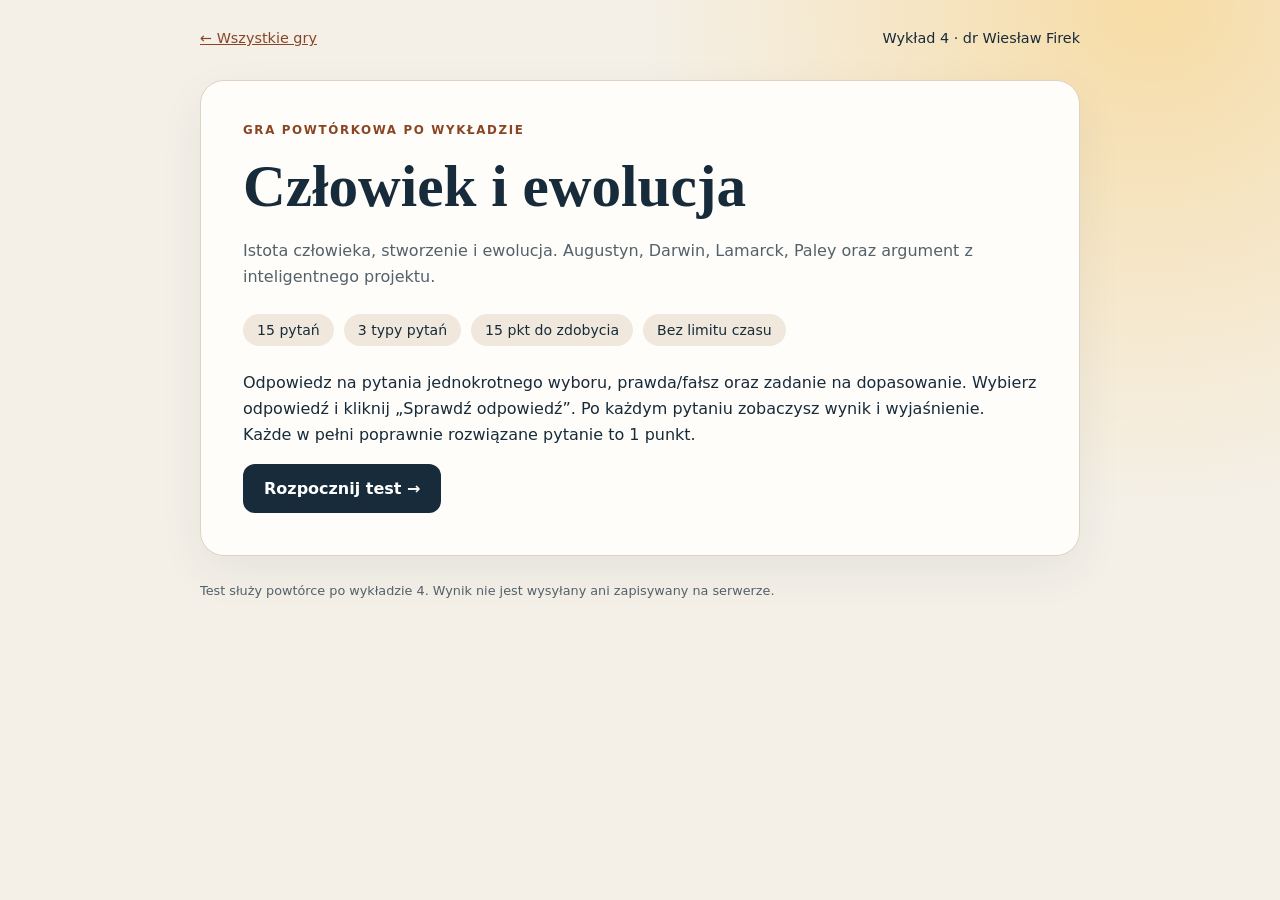
<file: w4/index.html>
<!doctype html>
<html lang="pl">
<head>
<meta charset="utf-8"><meta name="viewport" content="width=device-width, initial-scale=1">
<meta name="theme-color" content="#172b3a"><title>Człowiek i ewolucja — test po wykładzie 4</title>
<style>
:root{font-family:system-ui,-apple-system,Segoe UI,sans-serif;color:#172b3a;background:#f4f0e8}*{box-sizing:border-box}body{margin:0;background:radial-gradient(circle at 90% 0,#f7dca5,transparent 35%),#f4f0e8;min-height:100vh}main{max-width:920px;margin:auto;padding:30px 20px 70px}a{color:#8a4524}header{display:flex;justify-content:space-between;gap:15px;font-size:.9rem;margin-bottom:34px}.tag{text-transform:uppercase;letter-spacing:.14em;font-size:.74rem;font-weight:800;color:#8a4524}h1,h2,h3{font-family:Georgia,serif;line-height:1.2}h1{font-size:clamp(2rem,6vw,3.7rem);margin:14px 0}h2{font-size:clamp(1.35rem,4vw,2rem);margin:16px 0 24px}p{line-height:1.62}.muted{color:#52616b}.card{background:#fffdf9;border:1px solid #ded3c3;border-radius:24px;padding:clamp(22px,5vw,42px);box-shadow:0 16px 45px #172b3a10}.pills{display:flex;flex-wrap:wrap;gap:10px;margin:24px 0}.pill,.difficulty{background:#f0e8dc;border-radius:30px;padding:8px 14px;font-size:.88rem}.difficulty{display:inline-block;margin-bottom:8px;font-weight:800}.difficulty.easy{background:#e5f2ea;color:#23603f}.difficulty.medium{background:#f8edcf;color:#7a5311}.difficulty.hard{background:#f4dfdc;color:#843d35}button,select{font:inherit}button{cursor:pointer;min-height:48px;border-radius:12px;border:2px solid transparent;padding:13px 19px}button:focus-visible,a:focus-visible,select:focus-visible{outline:3px solid #bd6537;outline-offset:3px}.primary{background:#172b3a;color:white;font-weight:760}.secondary{background:#eee5d8;color:#172b3a}.option{width:100%;text-align:left;background:white;border-color:#ded3c3;display:flex;gap:14px;align-items:center}.option:hover:not(:disabled){border-color:#a15a2f}.option.selected{background:#f8e6ce;border-color:#a15a2f}.option.correct{background:#e2f1e9;border-color:#28794e}.option.wrong{background:#fde7e4;border-color:#a53d31}.option:disabled{cursor:default;opacity:1}.letter{font-weight:800;background:#f0ebe4;border-radius:8px;padding:5px 10px;min-width:38px;text-align:center}.options{display:grid;gap:12px}.checks .option::before{content:"□";font-size:1.25rem;font-weight:800}.checks .option.selected::before{content:"☑"}.actions{display:flex;flex-wrap:wrap;gap:12px;margin-top:26px}.meta{display:flex;justify-content:space-between;gap:12px;font-size:.9rem}.progress{height:8px;border-radius:10px;background:#e6ded2;overflow:hidden;margin:14px 0 26px}.progress span{display:block;height:100%;background:#b96639;transition:width .2s}.feedback{border-left:4px solid #b96639;padding:10px 16px;margin-top:22px;background:#f6efe5}.feedback p{margin:7px 0}.feedback ul{margin:9px 0 0;padding-left:20px;line-height:1.55}.match-grid{display:grid;gap:12px}.match-row{display:grid;grid-template-columns:minmax(120px,.75fr) minmax(190px,1.25fr);gap:12px;align-items:center;padding:12px;border:1px solid #e2d8ca;border-radius:14px;background:#fff}.match-left{font-weight:800}.match-row select{width:100%;min-height:46px;border:1px solid #cfc2b1;border-radius:10px;padding:8px;background:white;color:#172b3a}.match-row.good{border-color:#28794e;background:#eef8f2}.match-row.bad{border-color:#a53d31;background:#fff0ee}.big{font-size:clamp(3rem,12vw,5rem);font-family:Georgia,serif;margin:18px 0 0}.review{padding:20px 0;border-top:1px solid #ded3c3}.review h3{font-size:1rem;line-height:1.5;margin-bottom:8px}.review p{font-size:.95rem;margin:7px 0}.status{font-weight:800;color:#28794e}.status.miss{color:#a53d31}.round-note{color:#8a4524;font-weight:750;margin-top:-14px;margin-bottom:20px}footer{font-size:.8rem;color:#52616b;line-height:1.6;margin-top:25px}[hidden]{display:none!important}@media(max-width:620px){header{display:block}header span{display:block;margin-top:8px}.match-row{grid-template-columns:1fr}.card{border-radius:18px}}@media(prefers-reduced-motion:reduce){*{transition:none!important}}
</style>
</head>
<body><main>
<header><a href="../">← Wszystkie gry</a><span>Wykład 4 · dr Wiesław Firek</span></header>

<section id="intro" class="card">
<div class="tag">Gra powtórkowa po wykładzie</div>
<h1>Człowiek i ewolucja</h1>
<p class="muted">Istota człowieka, stworzenie i ewolucja. Augustyn, Darwin, Lamarck, Paley oraz argument z inteligentnego projektu.</p>
<div class="pills"><span class="pill">15 pytań</span><span class="pill">3 typy pytań</span><span class="pill">15 pkt do zdobycia</span><span class="pill">Bez limitu czasu</span></div>
<p>Odpowiedz na pytania jednokrotnego wyboru, prawda/fałsz oraz zadanie na dopasowanie. Wybierz odpowiedź i kliknij „Sprawdź odpowiedź”. Po każdym pytaniu zobaczysz wynik i wyjaśnienie. Każde w pełni poprawnie rozwiązane pytanie to 1 punkt.</p>
<button id="start" class="primary">Rozpocznij test →</button>
</section>

<section id="quiz" class="card" hidden>
<div class="meta"><span id="counter"></span><span id="points"></span></div>
<div class="progress" role="progressbar" aria-label="Postęp gry" aria-valuemin="0" aria-valuemax="15" aria-valuenow="0"><span id="bar"></span></div>
<div id="difficulty" class="difficulty" hidden></div>
<div id="kind" class="tag"></div>
<h2 id="question" tabindex="-1"></h2>
<p id="instruction" class="round-note"></p>
<div id="answerArea"></div>
<div id="feedback" class="feedback" role="status" aria-live="polite" hidden></div>
<div class="actions"><button id="check" class="primary" disabled>Sprawdź odpowiedź</button><button id="next" class="primary" hidden>Następne zadanie →</button></div>
</section>

<section id="result" class="card" hidden>
<div class="tag">Podsumowanie</div><h1 id="resultTitle" tabindex="-1">Twój wynik</h1>
<div id="score" class="big"></div><p id="summary"></p><p id="repeat" class="muted"></p>
<div class="actions"><button id="restart" class="primary">Rozwiąż ponownie</button></div>
<h2>Przegląd zadań</h2><div id="review"></div>
</section>

<footer>Test służy powtórce po wykładzie 4. Wynik nie jest wysyłany ani zapisywany na serwerze.</footer>
<noscript><p>Aby rozwiązać grę, włącz JavaScript w przeglądarce.</p></noscript>

</main><script>
'use strict';

const levels={
  easy:{label:'Łatwe · 1 pkt',cls:'easy',pts:1},
  medium:{label:'Średnie · 2 pkt',cls:'medium',pts:2},
  hard:{label:'Trudne · 3 pkt',cls:'hard',pts:3}
};

const bank=[
  {
    "level": "easy",
    "type": "single",
    "topic": "Antropologia filozoficzna",
    "q": "Które pytanie jest podstawowym pytaniem antropologii filozoficznej?",
    "o": [
      "Jak funkcjonuje układ nerwowy człowieka?",
      "Czym jest człowiek?",
      "Jak przebiega historia społeczeństw?",
      "Jakie cechy osobowości odróżniają poszczególnych ludzi?"
    ],
    "a": 1,
    "e": "Antropologia filozoficzna pyta o istotę i sposób istnienia człowieka, jego miejsce w świecie i to, co znaczy być człowiekiem."
  },
  {
    "level": "easy",
    "type": "tf",
    "topic": "Istota i cechy przypadłościowe",
    "q": "Kolor skóry, wzrost i liczba kończyn stanowią istotę człowieka.",
    "a": false,
    "e": "Są to cechy przypadłościowe. Ich zróżnicowanie lub zmiana nie odbiera człowiekowi człowieczeństwa."
  },
  {
    "level": "easy",
    "type": "single",
    "topic": "Demiurg i Stwórca",
    "q": "Czym różni się platoński Demiurg od Boga jako Stwórcy w koncepcji chrześcijańskiej?",
    "o": [
      "Demiurg stwarza materię, a Bóg chrześcijański tylko ją porządkuje.",
      "Obaj wyłącznie porządkują istniejącą wcześniej materię.",
      "Demiurg kształtuje istniejącą materię, a Bóg chrześcijański powołuje świat do istnienia.",
      "Demiurg tworzy przyrodę, a Bóg chrześcijański wyłącznie człowieka."
    ],
    "a": 2,
    "e": "Demiurg kształtuje zastaną materię według wzoru idei. W chrześcijańskiej koncepcji stworzenia Bóg jest źródłem istnienia świata, a nie jedynie jego budowniczym."
  },
  {
    "level": "easy",
    "type": "single",
    "topic": "Teodycea",
    "q": "Na czym polega problem teodycei?",
    "o": [
      "Na ustaleniu, kiedy powstały pierwsze religie.",
      "Na wyjaśnieniu różnic między gatunkami.",
      "Na rozstrzygnięciu, czy człowiek posiada ciało.",
      "Na pogodzeniu istnienia zła z dobrocią i wszechmocą Boga."
    ],
    "a": 3,
    "e": "Teodycea podejmuje problem istnienia zła i cierpienia w świecie stworzonym przez dobrego i wszechmocnego Boga."
  },
  {
    "level": "easy",
    "type": "single",
    "topic": "Augustyn — przyczyny zalążkowe",
    "q": "Co oznaczają „przyczyny zalążkowe” w koncepcji św. Augustyna?",
    "o": [
      "Możliwości zawarte w stworzeniu, które mogą urzeczywistniać się z czasem.",
      "Siły przyrody działające niezależnie od Boga.",
      "Cechy nabywane przez ćwiczenie i przekazywane potomstwu.",
      "Mechanizmy wyboru partnerów przez organizmy."
    ],
    "a": 0,
    "e": "Przyczyny zalążkowe oznaczają możliwości zawarte w stworzeniu od początku, których skutki mogą ujawniać się później. Nie jest to darwinowska teoria doboru naturalnego."
  },
  {
    "level": "easy",
    "type": "single",
    "topic": "Augustyn — interpretacja Biblii",
    "q": "Jak św. Augustyn odnosił się do dosłownego odczytywania biblijnych opisów stworzenia?",
    "o": [
      "Każdy fragment należy odczytywać dosłownie, niezależnie od rozumu.",
      "Opisy biblijne nie mają żadnego znaczenia dla rozumienia stworzenia.",
      "Fragmenty, których dosłowne odczytanie prowadzi do sprzeczności z rozumem, wymagają innej interpretacji.",
      "Opisy stworzenia należy traktować jako szczegółowy podręcznik przyrodoznawstwa."
    ],
    "a": 2,
    "e": "Augustyn dopuszczał interpretację wykraczającą poza dosłowne odczytanie tekstu. Religijny sens opisu stworzenia nie wymaga traktowania go jako szczegółowego opisu procesów przyrodniczych."
  },
  {
    "level": "easy",
    "type": "single",
    "topic": "Ewolucja i teoria ewolucji",
    "q": "Które zdanie poprawnie odróżnia ewolucję od teorii ewolucji?",
    "o": [
      "Ewolucja jest przekonaniem religijnym, a teoria ewolucji jego krytyką.",
      "Ewolucja jest procesem przemian, a teoria ewolucji wyjaśnia jego mechanizmy.",
      "Ewolucja dotyczy jednostek, a teoria ewolucji wyłącznie całego wszechświata.",
      "Ewolucja i teoria ewolucji oznaczają dokładnie to samo."
    ],
    "a": 1,
    "e": "Należy odróżnić zachodzący w przyrodzie proces ewolucji od teorii, która wyjaśnia jego przebieg i mechanizmy, m.in. dobór naturalny."
  },
  {
    "level": "easy",
    "type": "single",
    "topic": "Darwin",
    "q": "Na czym polegało główne osiągnięcie Karola Darwina w wyjaśnianiu ewolucji?",
    "o": [
      "Jako pierwszy zauważył, że przyroda podlega zmianom.",
      "Wykazał, że gatunki są niezmienne.",
      "Odkrył geny i wyjaśnił ich budowę.",
      "Przedstawił dobór naturalny jako mechanizm wyjaśniający przemiany ewolucyjne."
    ],
    "a": 3,
    "e": "Idea przemian gatunków istniała przed Darwinem. Jego zasadniczym osiągnięciem było rozwinięcie i uzasadnienie wyjaśnienia ewolucji poprzez dobór naturalny; niezależnie mechanizm ten sformułował także Alfred Russel Wallace."
  },
  {
    "level": "easy",
    "type": "single",
    "topic": "Dobór naturalny",
    "q": "Który przykład najlepiej ilustruje działanie doboru naturalnego?",
    "o": [
      "Osobniki z korzystną cechą dziedziczną pozostawiają więcej potomstwa, więc cecha staje się częstsza.",
      "Osobniki zmieniają swoje cechy, ponieważ świadomie chcą lepiej przetrwać.",
      "Środowisko wywołuje wyłącznie zmiany korzystne dla organizmów.",
      "Każda cecha rozwinięta dzięki ćwiczeniu zostaje przekazana potomstwu."
    ],
    "a": 0,
    "e": "Dobór naturalny wiąże dziedziczne różnice między osobnikami z różnicami w sukcesie rozrodczym. Cecha sprzyjająca pozostawianiu potomstwa w danych warunkach może stawać się częstsza w populacji."
  },
  {
    "level": "easy",
    "type": "tf",
    "topic": "Dobór a przewidywanie",
    "q": "Dobór naturalny przewiduje przyszłe warunki środowiska i przygotowuje do nich organizmy.",
    "a": false,
    "e": "Dobór naturalny działa w aktualnych warunkach na istniejącym zróżnicowaniu organizmów. Nie planuje zmian i nie przewiduje przyszłości."
  },
  {
    "level": "easy",
    "type": "match",
    "topic": "Dobór naturalny i płciowy",
    "q": "Dopasuj każdy przykład do właściwego mechanizmu.",
    "pairs": [
      [
        "Dziedziczne ubarwienie utrudnia drapieżnikom dostrzeżenie osobnika, zwiększając jego szanse przeżycia i pozostawienia potomstwa.",
        "Dobór naturalny"
      ],
      [
        "Cecha zwiększa atrakcyjność osobnika dla partnerów, dzięki czemu częściej uczestniczy on w rozrodzie.",
        "Dobór płciowy"
      ]
    ],
    "e": "Pierwszy przykład dotyczy korzyści wynikającej z unikania drapieżników. Drugi ilustruje dobór płciowy, związany z różnicami w sukcesie zdobywania partnerów. Dobór płciowy jest szczególną postacią doboru."
  },
  {
    "level": "easy",
    "type": "single",
    "topic": "Ślady historii ewolucyjnej",
    "q": "Dlaczego przebieg nerwu krtaniowego wstecznego u żyrafy wspiera wyjaśnienie ewolucyjne?",
    "o": [
      "Pokazuje, że każda struktura organizmu ma najkrótszą możliwą budowę.",
      "Dowodzi, że organizmy świadomie projektują swoje narządy.",
      "Wskazuje, że budowa organizmu zachowuje ślady historii jego przodków.",
      "Pokazuje, że dobór naturalny zawsze prowadzi do doskonałych rozwiązań."
    ],
    "a": 2,
    "e": "Ewolucja przekształca odziedziczone struktury. Długa, okrężna droga nerwu u żyrafy odzwierciedla historię ewolucyjną tej struktury, zamiast odpowiadać najkrótszej możliwej trasie."
  },
  {
    "level": "easy",
    "type": "single",
    "topic": "Paley — argument z projektu",
    "q": "Jaki wniosek William Paley wyprowadzał z porównania organizmu do zegarka?",
    "o": [
      "Współdziałanie części organizmu jest skutkiem ich świadomych decyzji.",
      "Podobnie jak budowa zegarka wskazuje na zegarmistrza, celowa organizacja przyrody wskazuje na Projektanta.",
      "Wszystkie organizmy działają identycznie jak mechaniczne zegarki.",
      "Złożoność organizmów dowodzi, że nie pełnią one żadnych funkcji."
    ],
    "a": 1,
    "e": "Paley wnioskował o Projektancie na podstawie współdziałania części służących określonej funkcji. Analogia do zegarka stanowi argument z projektu, a nie twierdzenie, że organizmy są dosłownie zegarkami."
  },
  {
    "level": "easy",
    "type": "single",
    "topic": "Inteligentny projekt",
    "q": "Które twierdzenie najlepiej oddaje stanowisko zwolenników inteligentnego projektu?",
    "o": [
      "Organizmy świadomie wybierają cechy, które będą dziedziczyć ich potomkowie.",
      "Wszystkie zmiany organizmów zachodzą bez udziału jakichkolwiek praw przyrody.",
      "Gatunki nie wykazują żadnych podobieństw w swojej budowie.",
      "Niektóre cechy organizmów najlepiej wyjaśnia działanie inteligentnej przyczyny."
    ],
    "a": 3,
    "e": "Zwolennicy inteligentnego projektu przypisują niektóre cechy organizmów działaniu inteligentnej przyczyny. Pytanie dotyczy treści tego stanowiska; sama złożoność struktur nie dowodzi niemożliwości ich ewolucyjnego powstania."
  },
  {
    "level": "easy",
    "type": "single",
    "topic": "Lamarck",
    "q": "Które wyjaśnienie wydłużania szyi żyraf odpowiada klasycznej koncepcji Lamarcka?",
    "o": [
      "Sięganie po wysoko położone liście wydłużało szyję, a nabyta zmiana była przekazywana potomstwu.",
      "Żyrafy z dziedzicznie dłuższą szyją pozostawiały więcej potomstwa niż pozostałe.",
      "Żyrafy świadomie wybierały długość szyi swoich potomków.",
      "Długość szyi pozostawała niezmienna w kolejnych pokoleniach."
    ],
    "a": 0,
    "e": "W klasycznym ujęciu Lamarcka używanie narządu prowadzi do jego rozwoju, a nabyte zmiany są przekazywane potomstwu. Przykład z dziedzicznie dłuższą szyją i większą liczbą potomstwa ilustruje natomiast dobór naturalny."
  }
];

const $=id=>document.getElementById(id);
let index=0,selectedSingle=null,selectedMulti=new Set(),matchValues=[],locked=false,answers=[],points=0;
const maxPoints=bank.reduce((s,q)=>s+levels[q.level].pts,0);

function kindLabel(type){
  return type==='single'?'Jedna poprawna odpowiedź':type==='tf'?'Prawda czy fałsz':type==='multi'?'Wybierz wszystkie poprawne':'Połącz w pary';
}
function shuffle(xs){const a=[...xs];for(let i=a.length-1;i>0;i--){const j=Math.floor(Math.random()*(i+1));[a[i],a[j]]=[a[j],a[i]]}return a}
function sameSet(a,b){if(a.length!==b.length)return false;const x=[...a].sort((m,n)=>m-n),y=[...b].sort((m,n)=>m-n);return x.every((v,i)=>v===y[i]);}
function matchCorrect(q){return q.pairs.every((p,i)=>matchValues[i]===p[1]);}
function enableCheck(){
  const q=bank[index];
  let ready=false;
  if(q.type==='single'||q.type==='tf') ready=selectedSingle!==null;
  else if(q.type==='multi') ready=selectedMulti.size>0;
  else if(q.type==='match') ready=q.pairs.every((_,i)=>Boolean(matchValues[i]));
  $('check').disabled=!ready;
}
function resetState(){selectedSingle=null;selectedMulti=new Set();matchValues=[];locked=false;}

function render(){
  resetState();
  const q=bank[index],lv=levels[q.level];
  $('counter').textContent='Zadanie '+(index+1)+' z '+bank.length;
  $('points').textContent='Punkty: '+points+' / '+maxPoints;
  $('bar').style.width=(index/bank.length*100)+'%';
  document.querySelector('.progress').setAttribute('aria-valuenow',index);
  $('difficulty').textContent=lv.label;$('difficulty').className='difficulty '+lv.cls;
  $('kind').textContent=kindLabel(q.type);
  $('question').textContent=q.q;
  $('instruction').textContent=q.type==='multi'?'Może być więcej niż jedna poprawna odpowiedź.':q.type==='match'?'W każdym wierszu wybierz pasujące pojęcie lub opis.':'';
  $('feedback').hidden=true;$('feedback').replaceChildren();$('check').hidden=false;$('check').disabled=true;$('next').hidden=true;
  const area=$('answerArea');area.replaceChildren();

  if(q.type==='single'||q.type==='tf'){
    const wrap=document.createElement('div');wrap.className='options';
    if(q.type==='tf'){
      const options=['Prawda','Fałsz'];
      options.forEach((text,i)=>{
        const b=document.createElement('button');b.className='option';b.type='button';b.setAttribute('aria-pressed','false');
        const letter=document.createElement('span');letter.className='letter';letter.textContent=i===0?'P':'F';
        const label=document.createElement('span');label.textContent=text;b.append(letter,label);
        b.addEventListener('click',()=>{if(locked)return;selectedSingle=i===0;[...wrap.children].forEach(x=>{x.classList.remove('selected');x.setAttribute('aria-pressed','false')});b.classList.add('selected');b.setAttribute('aria-pressed','true');enableCheck()});
        wrap.append(b);
      });
    }else{
      const order=shuffle(q.o.map((_,i)=>i));
      order.forEach((originalIndex,displayIndex)=>{
        const b=document.createElement('button');b.className='option';b.type='button';b.setAttribute('aria-pressed','false');b.dataset.original=originalIndex;
        const letter=document.createElement('span');letter.className='letter';letter.textContent='ABCD'[displayIndex];
        const label=document.createElement('span');label.textContent=q.o[originalIndex];b.append(letter,label);
        b.addEventListener('click',()=>{if(locked)return;selectedSingle=originalIndex;[...wrap.children].forEach(x=>{x.classList.remove('selected');x.setAttribute('aria-pressed','false')});b.classList.add('selected');b.setAttribute('aria-pressed','true');enableCheck()});
        wrap.append(b);
      });
    }
    area.append(wrap);
  } else if(q.type==='multi'){
    const wrap=document.createElement('div');wrap.className='options checks';
    const order=shuffle(q.o.map((_,i)=>i));
    order.forEach(originalIndex=>{
      const b=document.createElement('button');b.className='option';b.type='button';b.setAttribute('aria-pressed','false');b.dataset.original=originalIndex;
      const label=document.createElement('span');label.textContent=q.o[originalIndex];b.append(label);
      b.addEventListener('click',()=>{if(locked)return;if(selectedMulti.has(originalIndex)){selectedMulti.delete(originalIndex);b.classList.remove('selected');b.setAttribute('aria-pressed','false')}else{selectedMulti.add(originalIndex);b.classList.add('selected');b.setAttribute('aria-pressed','true')}enableCheck()});
      wrap.append(b);
    });area.append(wrap);
  } else {
    const options=shuffle([...new Set(q.pairs.map(p=>p[1]))]);
    const wrap=document.createElement('div');wrap.className='match-grid';
    q.pairs.forEach((pair,i)=>{
      const row=document.createElement('div');row.className='match-row';row.dataset.index=i;
      const left=document.createElement('div');left.className='match-left';left.textContent=pair[0];
      const sel=document.createElement('select');sel.setAttribute('aria-label','Dopasuj do: '+pair[0]);
      const first=document.createElement('option');first.value='';first.textContent='— wybierz —';sel.append(first);
      options.forEach(opt=>{const o=document.createElement('option');o.value=opt;o.textContent=opt;sel.append(o)});
      sel.addEventListener('change',()=>{if(locked)return;matchValues[i]=sel.value;enableCheck()});
      row.append(left,sel);wrap.append(row);
    });area.append(wrap);
  }
  $('question').focus();window.scrollTo({top:0,behavior:'smooth'});
}

function check(){
  if(locked||$('check').disabled)return;
  const q=bank[index],lv=levels[q.level];let ok=false;let chosen='';
  if(q.type==='single'){ok=selectedSingle===q.a;chosen=q.o[selectedSingle]}
  else if(q.type==='tf'){ok=selectedSingle===q.a;chosen=selectedSingle?'Prawda':'Fałsz'}
  else if(q.type==='multi'){ok=sameSet([...selectedMulti],q.a);chosen=[...selectedMulti].map(i=>q.o[i]).join('; ')}
  else {ok=matchCorrect(q);chosen=q.pairs.map((p,i)=>p[0]+' → '+(matchValues[i]||'—')).join('; ')}
  locked=true;if(ok)points+=lv.pts;
  answers.push({q:q,ok:ok,chosen:chosen,earned:ok?lv.pts:0});

  const area=$('answerArea');
  if(q.type==='single'||q.type==='tf'){
    [...area.querySelectorAll('.option')].forEach((b,i)=>{
      b.disabled=true;
      const val=q.type==='tf'?(i===0):Number(b.dataset.original);
      if(val===q.a)b.classList.add('correct');
      else if(val===selectedSingle)b.classList.add('wrong');
    });
  } else if(q.type==='multi'){
    [...area.querySelectorAll('.option')].forEach(b=>{
      b.disabled=true;
      const originalIndex=Number(b.dataset.original);
      if(q.a.includes(originalIndex))b.classList.add('correct');
      else if(selectedMulti.has(originalIndex))b.classList.add('wrong');
    });
  } else {
    [...area.querySelectorAll('.match-row')].forEach((row,i)=>{
      const sel=row.querySelector('select');sel.disabled=true;
      row.classList.add(matchValues[i]===q.pairs[i][1]?'good':'bad');
    });
  }

  const title=document.createElement('strong');title.textContent=ok?'Dobra odpowiedź · +'+lv.pts+(lv.pts===1?' pkt':' pkt'):'Tym razem bez punktów';
  const correct=document.createElement('p');
  if(q.type==='single')correct.textContent='Poprawna odpowiedź: '+q.o[q.a];
  else if(q.type==='tf')correct.textContent='Poprawna odpowiedź: '+(q.a?'Prawda':'Fałsz');
  else if(q.type==='multi')correct.textContent='Poprawne odpowiedzi: '+q.a.map(i=>q.o[i]).join('; ')+'.';
  else correct.textContent='Poprawne połączenia: '+q.pairs.map(p=>p[0]+' → '+p[1]).join('; ')+'.';
  const exp=document.createElement('p');exp.textContent=q.e;
  $('feedback').replaceChildren(title,correct,exp);$('feedback').hidden=false;
  $('points').textContent='Punkty: '+points+' / '+maxPoints;
  $('bar').style.width=((index+1)/bank.length*100)+'%';document.querySelector('.progress').setAttribute('aria-valuenow',index+1);
  $('check').hidden=true;$('next').hidden=false;$('next').textContent=index===bank.length-1?'Zobacz wynik →':'Następne zadanie →';$('next').focus();
}

function finish(){
  $('quiz').hidden=true;$('result').hidden=false;
  const pct=Math.round(points/maxPoints*100);
  $('score').textContent=points+' / '+maxPoints;
  $('summary').textContent=pct+'% możliwych punktów. '+(pct>=90?'Bardzo dobra znajomość pojęć i zależności.':pct>=70?'Dobra baza. Przejrzyj jeszcze zadania oznaczone jako „do powtórki”.':pct>=50?'Najważniejsze podstawy są już uchwycone, ale warto wrócić do pojęć i powiązań między nimi.':'Warto jeszcze raz powtórzyć materiał, szczególnie zagadnienia wskazane poniżej.');
  const missed=answers.filter(a=>!a.ok).map(a=>a.q.topic);
  $('repeat').textContent=missed.length?'Do powtórki: '+[...new Set(missed)].join(', ')+'.':'Bez błędów — najważniejsze pojęcia dotyczące człowieka i ewolucji są opanowane.';
  const review=$('review');review.replaceChildren();
  answers.forEach((a,i)=>{
    const div=document.createElement('div');div.className='review';
    const status=document.createElement('span');status.className='status'+(a.ok?'':' miss');status.textContent=a.ok?'✓ Poprawnie · '+a.earned+' pkt':'✕ Do powtórki';
    const h=document.createElement('h3');h.textContent=(i+1)+'. '+a.q.q;
    const own=document.createElement('p');own.textContent='Twoja odpowiedź: '+a.chosen;
    const exp=document.createElement('p');exp.className='muted';exp.textContent=a.q.e;
    const correct=document.createElement('p');correct.textContent='Poprawna odpowiedź: '+(a.q.type==='single'?a.q.o[a.q.a]:a.q.type==='tf'?(a.q.a?'Prawda':'Fałsz'):a.q.pairs.map(p=>p[0]+' → '+p[1]).join('; '));div.append(status,h,own);if(!a.ok)div.append(correct);div.append(exp);review.append(div);
  });
  $('resultTitle').focus();window.scrollTo(0,0);
}

function start(){index=0;answers=[];points=0;$('intro').hidden=true;$('result').hidden=true;$('quiz').hidden=false;render()}
$('start').addEventListener('click',start);
$('restart').addEventListener('click',start);
$('check').addEventListener('click',check);
$('next').addEventListener('click',()=>{if(!locked)return;if(index<bank.length-1){index++;render()}else finish()});

</script></body></html>
</file>
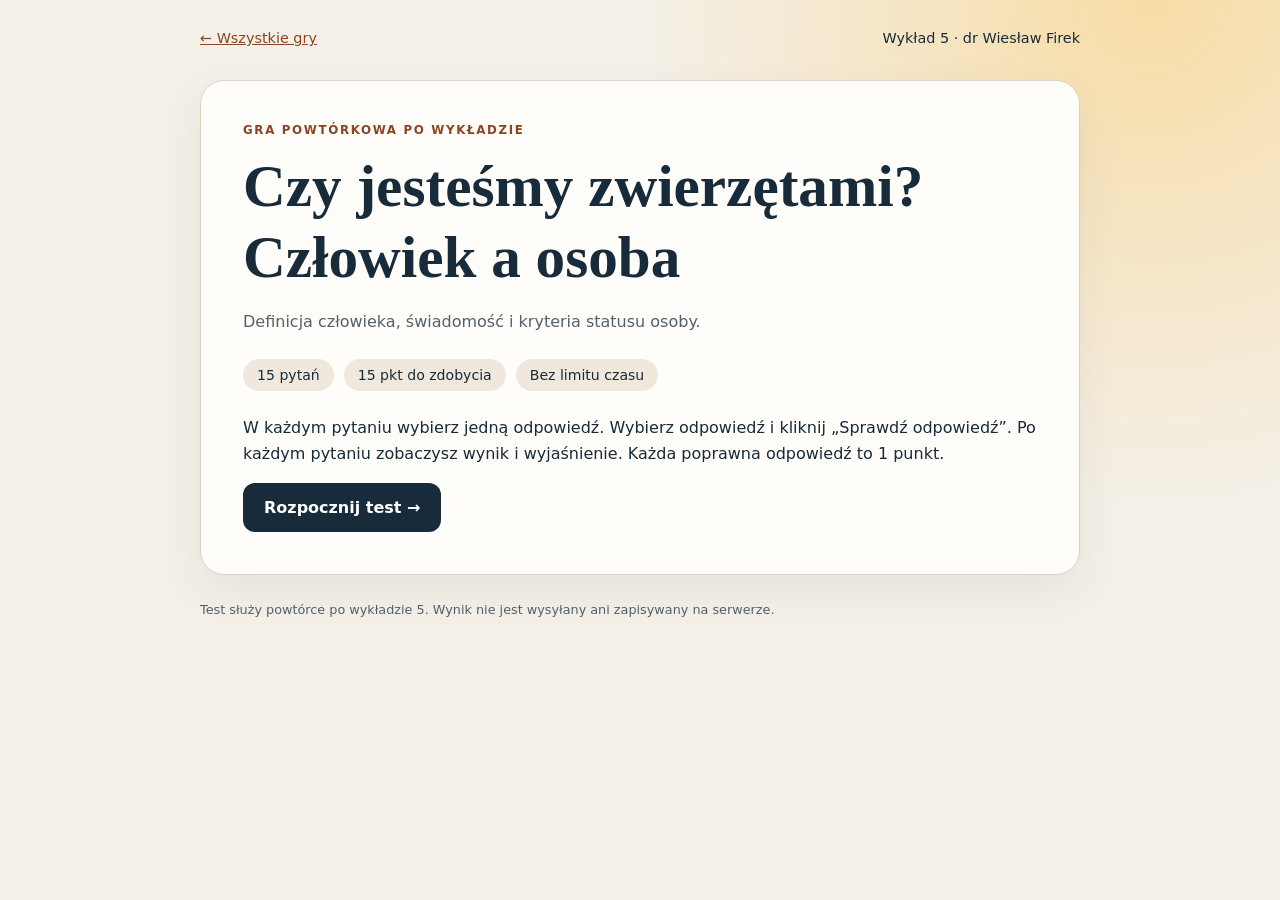
<file: w5/index.html>
<!doctype html>
<html lang="pl">
<head>
<meta charset="utf-8"><meta name="viewport" content="width=device-width, initial-scale=1">
<meta name="theme-color" content="#172b3a"><title>Czy jesteśmy zwierzętami? Człowiek a osoba — test po wykładzie 5</title>
<style>
:root{font-family:system-ui,-apple-system,Segoe UI,sans-serif;color:#172b3a;background:#f4f0e8}*{box-sizing:border-box}body{margin:0;background:radial-gradient(circle at 90% 0,#f7dca5,transparent 35%),#f4f0e8;min-height:100vh}main{max-width:920px;margin:auto;padding:30px 20px 70px}a{color:#8a4524}header{display:flex;justify-content:space-between;gap:15px;font-size:.9rem;margin-bottom:34px}.tag{text-transform:uppercase;letter-spacing:.14em;font-size:.74rem;font-weight:800;color:#8a4524}h1,h2,h3{font-family:Georgia,serif;line-height:1.2}h1{font-size:clamp(2rem,6vw,3.7rem);margin:14px 0}h2{font-size:clamp(1.35rem,4vw,2rem);margin:16px 0 24px}p{line-height:1.62}.muted{color:#52616b}.card{background:#fffdf9;border:1px solid #ded3c3;border-radius:24px;padding:clamp(22px,5vw,42px);box-shadow:0 16px 45px #172b3a10}.pills{display:flex;flex-wrap:wrap;gap:10px;margin:24px 0}.pill,.difficulty{background:#f0e8dc;border-radius:30px;padding:8px 14px;font-size:.88rem}.difficulty{display:inline-block;margin-bottom:8px;font-weight:800}.difficulty.easy{background:#e5f2ea;color:#23603f}.difficulty.medium{background:#f8edcf;color:#7a5311}.difficulty.hard{background:#f4dfdc;color:#843d35}button,select{font:inherit}button{cursor:pointer;min-height:48px;border-radius:12px;border:2px solid transparent;padding:13px 19px}button:focus-visible,a:focus-visible,select:focus-visible{outline:3px solid #bd6537;outline-offset:3px}.primary{background:#172b3a;color:white;font-weight:760}.secondary{background:#eee5d8;color:#172b3a}.option{width:100%;text-align:left;background:white;border-color:#ded3c3;display:flex;gap:14px;align-items:center}.option:hover:not(:disabled){border-color:#a15a2f}.option.selected{background:#f8e6ce;border-color:#a15a2f}.option.correct{background:#e2f1e9;border-color:#28794e}.option.wrong{background:#fde7e4;border-color:#a53d31}.option:disabled{cursor:default;opacity:1}.letter{font-weight:800;background:#f0ebe4;border-radius:8px;padding:5px 10px;min-width:38px;text-align:center}.options{display:grid;gap:12px}.checks .option::before{content:"□";font-size:1.25rem;font-weight:800}.checks .option.selected::before{content:"☑"}.actions{display:flex;flex-wrap:wrap;gap:12px;margin-top:26px}.meta{display:flex;justify-content:space-between;gap:12px;font-size:.9rem}.progress{height:8px;border-radius:10px;background:#e6ded2;overflow:hidden;margin:14px 0 26px}.progress span{display:block;height:100%;background:#b96639;transition:width .2s}.feedback{border-left:4px solid #b96639;padding:10px 16px;margin-top:22px;background:#f6efe5}.feedback p{margin:7px 0}.feedback ul{margin:9px 0 0;padding-left:20px;line-height:1.55}.match-grid{display:grid;gap:12px}.match-row{display:grid;grid-template-columns:minmax(120px,.75fr) minmax(190px,1.25fr);gap:12px;align-items:center;padding:12px;border:1px solid #e2d8ca;border-radius:14px;background:#fff}.match-left{font-weight:800}.match-row select{width:100%;min-height:46px;border:1px solid #cfc2b1;border-radius:10px;padding:8px;background:white;color:#172b3a}.match-row.good{border-color:#28794e;background:#eef8f2}.match-row.bad{border-color:#a53d31;background:#fff0ee}.big{font-size:clamp(3rem,12vw,5rem);font-family:Georgia,serif;margin:18px 0 0}.review{padding:20px 0;border-top:1px solid #ded3c3}.review h3{font-size:1rem;line-height:1.5;margin-bottom:8px}.review p{font-size:.95rem;margin:7px 0}.status{font-weight:800;color:#28794e}.status.miss{color:#a53d31}.round-note{color:#8a4524;font-weight:750;margin-top:-14px;margin-bottom:20px}footer{font-size:.8rem;color:#52616b;line-height:1.6;margin-top:25px}[hidden]{display:none!important}@media(max-width:620px){header{display:block}header span{display:block;margin-top:8px}.match-row{grid-template-columns:1fr}.card{border-radius:18px}}@media(prefers-reduced-motion:reduce){*{transition:none!important}}
</style>
</head>
<body><main>
<header><a href="../">← Wszystkie gry</a><span>Wykład 5 · dr Wiesław Firek</span></header>

<section id="intro" class="card">
<div class="tag">Gra powtórkowa po wykładzie</div>
<h1>Czy jesteśmy zwierzętami? Człowiek a osoba</h1>
<p class="muted">Definicja człowieka, świadomość i kryteria statusu osoby.</p>
<div class="pills"><span class="pill">15 pytań</span><span class="pill">15 pkt do zdobycia</span><span class="pill">Bez limitu czasu</span></div>
<p>W każdym pytaniu wybierz jedną odpowiedź. Wybierz odpowiedź i kliknij „Sprawdź odpowiedź”. Po każdym pytaniu zobaczysz wynik i wyjaśnienie. Każda poprawna odpowiedź to 1 punkt.</p>
<button id="start" class="primary">Rozpocznij test →</button>
</section>

<section id="quiz" class="card" hidden>
<div class="meta"><span id="counter"></span><span id="points"></span></div>
<div class="progress" role="progressbar" aria-label="Postęp gry" aria-valuemin="0" aria-valuemax="15" aria-valuenow="0"><span id="bar"></span></div>
<div id="difficulty" class="difficulty" hidden></div>
<div id="kind" class="tag"></div>
<h2 id="question" tabindex="-1"></h2>
<p id="instruction" class="round-note"></p>
<div id="answerArea"></div>
<div id="feedback" class="feedback" role="status" aria-live="polite" hidden></div>
<div class="actions"><button id="check" class="primary" disabled>Sprawdź odpowiedź</button><button id="next" class="primary" hidden>Następne zadanie →</button></div>
</section>

<section id="result" class="card" hidden>
<div class="tag">Podsumowanie</div><h1 id="resultTitle" tabindex="-1">Twój wynik</h1>
<div id="score" class="big"></div><p id="summary"></p><p id="repeat" class="muted"></p>
<div class="actions"><button id="restart" class="primary">Rozwiąż ponownie</button></div>
<h2>Przegląd zadań</h2><div id="review"></div>
</section>

<footer>Test służy powtórce po wykładzie 5. Wynik nie jest wysyłany ani zapisywany na serwerze.</footer>
<noscript><p>Aby rozwiązać grę, włącz JavaScript w przeglądarce.</p></noscript>

</main><script>
'use strict';

const levels={
  easy:{label:'Łatwe · 1 pkt',cls:'easy',pts:1},
  medium:{label:'Średnie · 2 pkt',cls:'medium',pts:2},
  hard:{label:'Trudne · 3 pkt',cls:'hard',pts:3}
};

const bank=[
  {
    "level": "easy",
    "type": "single",
    "topic": "Definicja człowieka",
    "q": "Definicja animal rationale określa człowieka jako „zwierzę rozumne”. Jaką rolę odgrywa w niej rozum?",
    "o": [
      "Wyznacza próg, po którego przekroczeniu jednostka biologicznie staje się człowiekiem.",
      "Wskazuje cechę, która ma wyróżniać człowieka w obrębie świata zwierząt.",
      "Wyjaśnia, w jaki sposób ciało i umysł tworzą jedność.",
      "Uzasadnia, dlaczego interesy człowieka mają pierwszeństwo przed interesami innych zwierząt."
    ],
    "a": 1,
    "e": "Zwierzę to szersza kategoria, do której należy człowiek. Rozum wskazuje cechę, która w tej definicji ma go wyróżniać."
  },
  {
    "level": "easy",
    "type": "single",
    "topic": "Pochodzenie ewolucyjne",
    "q": "Ktoś twierdzi, że o przynależności do gatunku ludzkiego decyduje zdolność do rozumowania. Jak odpowiedziałby zwolennik poglądu, że gatunek należy określać na podstawie pochodzenia ewolucyjnego?",
    "o": [
      "Zdolność rozumowania wyznacza granicę gatunku, jeśli jest typowa dla większości jego przedstawicieli.",
      "Każda istota zdolna do rozumowania należy do gatunku ludzkiego, choć może pochodzić z innej linii ewolucyjnej.",
      "Przynależność do gatunku ludzkiego zależy od możliwości rozwinięcia zdolności rozumowania w przyszłości.",
      "Przynależność gatunkowa zależy od tego, do jakiej linii ewolucyjnej należy dana istota, nawet jeśli nie wykazuje ona zdolności uznawanej za typową dla gatunku."
    ],
    "a": 3,
    "e": "W tym ujęciu podstawą klasyfikacji jest pochodzenie ewolucyjne. Typowe zdolności mogą się różnić między przedstawicielami gatunku."
  },
  {
    "level": "easy",
    "type": "single",
    "topic": "Świadomość i AI",
    "q": "System sztucznej inteligencji mówi o własnym lęku i opisuje go równie przekonująco jak człowiek. Jaki problem filozoficzny ujawnia ten przykład?",
    "o": [
      "Czy zachowanie typowe dla istoty świadomej wystarcza, by przypisać jej subiektywne przeżycia?",
      "Czy zdolność wyrażania lęku dowodzi, że system rozumie przyczyny własnych decyzji?",
      "Czy system, który potrafi opisać lęk, odczuwa go równie silnie jak człowiek?",
      "Czy zdolność do opisywania lęku świadczy o umiejętności przewidywania przyszłych zagrożeń?"
    ],
    "a": 0,
    "e": "Przykład pyta, czy przekonujący opis jest wystarczającą podstawą do wniosku, że system rzeczywiście czegoś doświadcza."
  },
  {
    "level": "easy",
    "type": "single",
    "topic": "Prawa zwierząt",
    "q": "Które pytanie najlepiej oddaje problem postawiony w wykładzie przez ruch na rzecz praw zwierząt?",
    "o": [
      "Czy podobieństwa między człowiekiem a innymi zwierzętami uzasadniają zmianę klasyfikacji biologicznej?",
      "Które cechy anatomiczne pozwalają odróżnić ludzi od innych naczelnych?",
      "Jakie różnice między człowiekiem a innymi zwierzętami uzasadniają odmienne traktowanie ich interesów?",
      "Na jakim etapie ewolucji pojawiły się zachowania typowe dla współczesnego człowieka?"
    ],
    "a": 2,
    "e": "Spór dotyczy tego, które różnice między istotami mają znaczenie moralne i mogą uzasadniać różne traktowanie ich interesów."
  },
  {
    "level": "easy",
    "type": "single",
    "topic": "Człowiek a osoba",
    "q": "Co wynika z rozróżnienia między „człowiekiem” a „osobą” w wykładzie?",
    "o": [
      "Oba pojęcia odnoszą się do tej samej grupy istot, ale stosuje się je w różnych dziedzinach.",
      "Pojęcie „człowiek” dotyczy przynależności gatunkowej, a pojęcie „osoba” dotyczy statusu moralnego, którego podstawy wymagają osobnego uzasadnienia.",
      "Pojęcie „osoba” dotyczy każdej istoty zdolnej do przestrzegania norm, a pojęcie „człowiek” dotyczy każdej istoty zdolnej do cierpienia.",
      "Pojęcie „człowiek” dotyczy pochodzenia biologicznego, a pojęcie „osoba” oznacza wyłącznie społeczne uznanie."
    ],
    "a": 1,
    "e": "Rozpoznanie gatunku odpowiada na pytanie biologiczne. Ustalenie statusu osoby wymaga wskazania podstaw praw lub zobowiązań moralnych."
  },
  {
    "level": "easy",
    "type": "single",
    "topic": "Zobowiązania moralne",
    "q": "W wykładzie pojawia się przykład Wielkiego Ptaka z „Ulicy Sezamkowej”. Po co zestawiono go z babcią i piłką bejsbolową?",
    "o": [
      "Aby pokazać, że wystarczy znać biologiczne pochodzenie istoty, by określić, jak wolno ją traktować.",
      "Aby rozstrzygnąć, czy przypisywanie ludzkich cech postaciom fikcyjnym jest błędem.",
      "Aby pokazać, że obowiązki moralne wynikają ze stopnia pokrewieństwa.",
      "Aby skłonić do wskazania, jakie właściwości istoty sprawiają, że sposób jej traktowania podlega ocenie moralnej."
    ],
    "a": 3,
    "e": "Eksperyment myślowy skłania do uzasadnienia, dlaczego określone działanie wobec jednej istoty byłoby krzywdą. Jedną z rozważanych podstaw jest zdolność do odczuwania bólu."
  },
  {
    "level": "easy",
    "type": "single",
    "topic": "Kryterium genetyczne",
    "q": "Co ujawnia przykład komórki pobranej z cebulki włosa w dyskusji o kryterium genetycznym Johna Noonana?",
    "o": [
      "Kryterium genetyczne wymaga ustalenia, czy dana istota potrafi rozpoznać własne ciało.",
      "Status osoby zależy od tego, czy ludzki materiał genetyczny pochodzi od żyjącego człowieka.",
      "Samo stwierdzenie obecności ludzkiego DNA nie rozstrzyga, czemu można przypisać status osoby.",
      "Wiek organizmu decyduje o tym, czy jego DNA można uznać za ludzkie."
    ],
    "a": 2,
    "e": "Ludzkie DNA może znajdować się także w pojedynczej komórce. Przykład ujawnia potrzebę wskazania, jakiemu bytowi przypisuje się status osoby."
  },
  {
    "level": "easy",
    "type": "single",
    "topic": "Kryteria Mary Ann Warren",
    "q": "Który zestaw najlepiej odpowiada kryteriom omawianym przy stanowisku Mary Ann Warren?",
    "o": [
      "Świadomość, rozumowanie, samodzielne działanie, zdolność komunikacji i samoświadomość.",
      "Świadomość, rozumowanie, zdolność komunikacji, samoświadomość i społeczne uznanie.",
      "Świadomość, rozumowanie, samodzielne działanie, ludzki genom i samoświadomość.",
      "Świadomość, rozumowanie, zdolność komunikacji, samoświadomość i znajomość norm moralnych."
    ],
    "a": 0,
    "e": "W prezentacji stanowisko Warren opisano przez pięć cech związanych ze zdolnościami istoty, w tym zdolność samodzielnego działania."
  },
  {
    "level": "easy",
    "type": "single",
    "topic": "Kryterium społeczne",
    "q": "Dwie istoty mają takie same zdolności poznawcze i tak samo odczuwają ból. Jedna jest otoczona troską, a druga żyje w całkowitej izolacji. Które kryterium pozwala przypisać im odmienny status wyłącznie z powodu tej różnicy?",
    "o": [
      "Kryterium genetyczne.",
      "Kryterium poznawcze.",
      "Kryterium zdolności do odczuwania.",
      "Kryterium społeczne."
    ],
    "a": 3,
    "e": "Kryterium społeczne wiąże status osoby z uznaniem lub troską ze strony innych. Z tego względu sytuacja obu istot może prowadzić do różnych ocen."
  },
  {
    "level": "easy",
    "type": "single",
    "topic": "Odczuwanie i interesy moralne",
    "q": "Zwierzę odczuwa ból, ale nie potrafi planować odległej przyszłości. Co wynika z ujęcia Petera Singera przedstawionego w wykładzie?",
    "o": [
      "Ochrona zwierzęcia zależy od tego, czy ludzie pozostają z nim w relacji.",
      "Cierpienie zwierzęcia należy uwzględnić moralnie, a przyznanie mu pełnego statusu osoby pozostaje odrębną kwestią.",
      "Cierpienie zwierzęcia ma znaczenie moralne dopiero wtedy, gdy rozumie ono przyczynę bólu.",
      "Zdolność zwierzęcia do cierpienia przesądza, że przysługuje mu taki sam zestaw praw jak człowiekowi."
    ],
    "a": 1,
    "e": "Zdolność do cierpienia daje podstawę do uwzględnienia interesów zwierzęcia. Zakres przysługujących mu praw wymaga osobnego uzasadnienia."
  },
  {
    "level": "easy",
    "type": "single",
    "topic": "Potencjalność",
    "q": "Co pozwala uchwycić przykład niemowlęcia w dyskusji o potencjalności?",
    "o": [
      "Różnicę między zdolnością do rozumowania a zdolnością do komunikowania wyników rozumowania.",
      "Różnicę między posiadaniem ludzkiego DNA a społecznym uznaniem za osobę.",
      "Różnicę między posiadaniem określonej zdolności teraz a możliwością rozwinięcia jej w przyszłości.",
      "Różnicę między odczuwaniem bólu a umiejętnością wskazania jego przyczyny."
    ],
    "a": 2,
    "e": "Niemowlę może w przyszłości rozwinąć zdolność planowania. Przykład pozwala zapytać, jakie znaczenie moralne ma już teraz sam potencjał rozwoju."
  },
  {
    "level": "easy",
    "type": "single",
    "topic": "Stopniowalność statusu osoby",
    "q": "Co wyróżnia stopniowalną koncepcję statusu osoby?",
    "o": [
      "Każda istota uzyskuje pełny status osoby po przekroczeniu tego samego progu rozwoju.",
      "Istoty można porównywać pod względem zdolności, ale status osoby zawsze przyjmuje jedną z dwóch wartości.",
      "Status osoby zmienia się wyłącznie wtedy, gdy wspólnota uzna, że ktoś naruszył jej normy.",
      "Status osoby może zmieniać się stopniowo wraz z rozwojem lub utratą zdolności uznanych za istotne."
    ],
    "a": 3,
    "e": "W tej koncepcji status osoby ma stopnie. Rozwój lub utrata istotnych zdolności może zmieniać ten status stopniowo."
  },
  {
    "level": "easy",
    "type": "single",
    "topic": "Możliwość utraty praw",
    "q": "Ktoś twierdzi, że sprawca wyjątkowo ciężkiego przestępstwa traci prawo do ochrony życia. Które założenie najlepiej oddaje logikę tego argumentu omawianą w wykładzie?",
    "o": [
      "Fundamentalne prawa można utracić wskutek poważnego naruszenia norm moralnych.",
      "Sprawca traci część zdolności poznawczych wskutek popełnienia przestępstwa.",
      "Ochrona życia jest proporcjonalna do zdolności odczuwania bólu.",
      "Każdy członek gatunku ludzkiego zachowuje pełnię praw niezależnie od swojego postępowania."
    ],
    "a": 0,
    "e": "Argument opiera się na spornym założeniu, że postępowanie sprawcy może pozbawić go podstawowego prawa, jakim jest ochrona życia."
  },
  {
    "level": "easy",
    "type": "single",
    "topic": "Status osoby poza gatunkiem ludzkim",
    "q": "Wyobraź sobie androida Datę, który rozumuje, samodzielnie działa, komunikuje się i jest samoświadomy. W czym oceny oparte na kryterium genetycznym i na kryteriach poznawczych mogą się różnić?",
    "o": [
      "Oba podejścia wykluczą możliwość uznania Daty za osobę ze względu na jego pochodzenie.",
      "Kryterium genetyczne pozwoli uznać Datę za osobę na podstawie podobieństwa do ludzi, a kryteria poznawcze będą wymagały ludzkiego DNA.",
      "Brak ludzkiego DNA wykluczy Datę według kryterium genetycznego, a jego zdolności przemówią za uznaniem go za osobę według kryteriów poznawczych.",
      "Oba podejścia uzależnią ocenę Daty od tego, czy inni się o niego troszczą."
    ],
    "a": 2,
    "e": "Kryterium genetyczne wymaga ludzkiego DNA. W kryteriach poznawczych liczą się zdolności, które w eksperymencie myślowym przypisano Dacie."
  },
  {
    "level": "easy",
    "type": "single",
    "topic": "Podstawy ochrony moralnej",
    "q": "Przyjmijmy, że pewna istota nie spełnia przyjętego kryterium pełnego statusu osoby. Który wniosek jest zgodny z końcową częścią wykładu?",
    "o": [
      "Dopuszczalne działania wobec tej istoty zależą wyłącznie od jej przynależności gatunkowej.",
      "Nadal mogą istnieć powody, by ją chronić, na przykład ze względu na zdolność do cierpienia lub relacje z innymi.",
      "Obowiązek ochrony powstaje dopiero wtedy, gdy istota może sama domagać się swoich praw.",
      "Każdy obowiązek ochrony tej istoty oznacza przyznanie jej pełnego statusu osoby."
    ],
    "a": 1,
    "e": "Ochronę można uzasadniać zdolnością istoty do cierpienia lub jej relacjami z innymi. Takie uzasadnienie może obowiązywać niezależnie od rozstrzygnięcia o pełnym statusie osoby."
  }
];

const $=id=>document.getElementById(id);
let index=0,selectedSingle=null,selectedMulti=new Set(),matchValues=[],locked=false,answers=[],points=0;
const maxPoints=bank.reduce((s,q)=>s+levels[q.level].pts,0);

function kindLabel(type){
  return type==='single'?'Jedna poprawna odpowiedź':type==='tf'?'Prawda czy fałsz':type==='multi'?'Wybierz wszystkie poprawne':'Połącz w pary';
}
function shuffle(xs){const a=[...xs];for(let i=a.length-1;i>0;i--){const j=Math.floor(Math.random()*(i+1));[a[i],a[j]]=[a[j],a[i]]}return a}
function sameSet(a,b){if(a.length!==b.length)return false;const x=[...a].sort((m,n)=>m-n),y=[...b].sort((m,n)=>m-n);return x.every((v,i)=>v===y[i]);}
function matchCorrect(q){return q.pairs.every((p,i)=>matchValues[i]===p[1]);}
function enableCheck(){
  const q=bank[index];
  let ready=false;
  if(q.type==='single'||q.type==='tf') ready=selectedSingle!==null;
  else if(q.type==='multi') ready=selectedMulti.size>0;
  else if(q.type==='match') ready=q.pairs.every((_,i)=>Boolean(matchValues[i]));
  $('check').disabled=!ready;
}
function resetState(){selectedSingle=null;selectedMulti=new Set();matchValues=[];locked=false;}

function render(){
  resetState();
  const q=bank[index],lv=levels[q.level];
  $('counter').textContent='Zadanie '+(index+1)+' z '+bank.length;
  $('points').textContent='Punkty: '+points+' / '+maxPoints;
  $('bar').style.width=(index/bank.length*100)+'%';
  document.querySelector('.progress').setAttribute('aria-valuenow',index);
  $('difficulty').textContent=lv.label;$('difficulty').className='difficulty '+lv.cls;
  $('kind').textContent=kindLabel(q.type);
  $('question').textContent=q.q;
  $('instruction').textContent=q.type==='multi'?'Może być więcej niż jedna poprawna odpowiedź.':q.type==='match'?'W każdym wierszu wybierz pasujące pojęcie lub opis.':'';
  $('feedback').hidden=true;$('feedback').replaceChildren();$('check').hidden=false;$('check').disabled=true;$('next').hidden=true;
  const area=$('answerArea');area.replaceChildren();

  if(q.type==='single'||q.type==='tf'){
    const wrap=document.createElement('div');wrap.className='options';
    if(q.type==='tf'){
      const options=['Prawda','Fałsz'];
      options.forEach((text,i)=>{
        const b=document.createElement('button');b.className='option';b.type='button';b.setAttribute('aria-pressed','false');
        const letter=document.createElement('span');letter.className='letter';letter.textContent=i===0?'P':'F';
        const label=document.createElement('span');label.textContent=text;b.append(letter,label);
        b.addEventListener('click',()=>{if(locked)return;selectedSingle=i===0;[...wrap.children].forEach(x=>{x.classList.remove('selected');x.setAttribute('aria-pressed','false')});b.classList.add('selected');b.setAttribute('aria-pressed','true');enableCheck()});
        wrap.append(b);
      });
    }else{
      const order=shuffle(q.o.map((_,i)=>i));
      order.forEach((originalIndex,displayIndex)=>{
        const b=document.createElement('button');b.className='option';b.type='button';b.setAttribute('aria-pressed','false');b.dataset.original=originalIndex;
        const letter=document.createElement('span');letter.className='letter';letter.textContent='ABCD'[displayIndex];
        const label=document.createElement('span');label.textContent=q.o[originalIndex];b.append(letter,label);
        b.addEventListener('click',()=>{if(locked)return;selectedSingle=originalIndex;[...wrap.children].forEach(x=>{x.classList.remove('selected');x.setAttribute('aria-pressed','false')});b.classList.add('selected');b.setAttribute('aria-pressed','true');enableCheck()});
        wrap.append(b);
      });
    }
    area.append(wrap);
  } else if(q.type==='multi'){
    const wrap=document.createElement('div');wrap.className='options checks';
    const order=shuffle(q.o.map((_,i)=>i));
    order.forEach(originalIndex=>{
      const b=document.createElement('button');b.className='option';b.type='button';b.setAttribute('aria-pressed','false');b.dataset.original=originalIndex;
      const label=document.createElement('span');label.textContent=q.o[originalIndex];b.append(label);
      b.addEventListener('click',()=>{if(locked)return;if(selectedMulti.has(originalIndex)){selectedMulti.delete(originalIndex);b.classList.remove('selected');b.setAttribute('aria-pressed','false')}else{selectedMulti.add(originalIndex);b.classList.add('selected');b.setAttribute('aria-pressed','true')}enableCheck()});
      wrap.append(b);
    });area.append(wrap);
  } else {
    const options=shuffle([...new Set(q.pairs.map(p=>p[1]))]);
    const wrap=document.createElement('div');wrap.className='match-grid';
    q.pairs.forEach((pair,i)=>{
      const row=document.createElement('div');row.className='match-row';row.dataset.index=i;
      const left=document.createElement('div');left.className='match-left';left.textContent=pair[0];
      const sel=document.createElement('select');sel.setAttribute('aria-label','Dopasuj do: '+pair[0]);
      const first=document.createElement('option');first.value='';first.textContent='— wybierz —';sel.append(first);
      options.forEach(opt=>{const o=document.createElement('option');o.value=opt;o.textContent=opt;sel.append(o)});
      sel.addEventListener('change',()=>{if(locked)return;matchValues[i]=sel.value;enableCheck()});
      row.append(left,sel);wrap.append(row);
    });area.append(wrap);
  }
  $('question').focus();window.scrollTo({top:0,behavior:'smooth'});
}

function check(){
  if(locked||$('check').disabled)return;
  const q=bank[index],lv=levels[q.level];let ok=false;let chosen='';
  if(q.type==='single'){ok=selectedSingle===q.a;chosen=q.o[selectedSingle]}
  else if(q.type==='tf'){ok=selectedSingle===q.a;chosen=selectedSingle?'Prawda':'Fałsz'}
  else if(q.type==='multi'){ok=sameSet([...selectedMulti],q.a);chosen=[...selectedMulti].map(i=>q.o[i]).join('; ')}
  else {ok=matchCorrect(q);chosen=q.pairs.map((p,i)=>p[0]+' → '+(matchValues[i]||'—')).join('; ')}
  locked=true;if(ok)points+=lv.pts;
  answers.push({q:q,ok:ok,chosen:chosen,earned:ok?lv.pts:0});

  const area=$('answerArea');
  if(q.type==='single'||q.type==='tf'){
    [...area.querySelectorAll('.option')].forEach((b,i)=>{
      b.disabled=true;
      const val=q.type==='tf'?(i===0):Number(b.dataset.original);
      if(val===q.a)b.classList.add('correct');
      else if(val===selectedSingle)b.classList.add('wrong');
    });
  } else if(q.type==='multi'){
    [...area.querySelectorAll('.option')].forEach(b=>{
      b.disabled=true;
      const originalIndex=Number(b.dataset.original);
      if(q.a.includes(originalIndex))b.classList.add('correct');
      else if(selectedMulti.has(originalIndex))b.classList.add('wrong');
    });
  } else {
    [...area.querySelectorAll('.match-row')].forEach((row,i)=>{
      const sel=row.querySelector('select');sel.disabled=true;
      row.classList.add(matchValues[i]===q.pairs[i][1]?'good':'bad');
    });
  }

  const title=document.createElement('strong');title.textContent=ok?'Dobra odpowiedź · +'+lv.pts+(lv.pts===1?' pkt':' pkt'):'Tym razem bez punktów';
  const correct=document.createElement('p');
  if(q.type==='single')correct.textContent='Poprawna odpowiedź: '+q.o[q.a];
  else if(q.type==='tf')correct.textContent='Poprawna odpowiedź: '+(q.a?'Prawda':'Fałsz');
  else if(q.type==='multi')correct.textContent='Poprawne odpowiedzi: '+q.a.map(i=>q.o[i]).join('; ')+'.';
  else correct.textContent='Poprawne połączenia: '+q.pairs.map(p=>p[0]+' → '+p[1]).join('; ')+'.';
  const exp=document.createElement('p');exp.textContent=q.e;
  $('feedback').replaceChildren(title,correct,exp);$('feedback').hidden=false;
  $('points').textContent='Punkty: '+points+' / '+maxPoints;
  $('bar').style.width=((index+1)/bank.length*100)+'%';document.querySelector('.progress').setAttribute('aria-valuenow',index+1);
  $('check').hidden=true;$('next').hidden=false;$('next').textContent=index===bank.length-1?'Zobacz wynik →':'Następne zadanie →';$('next').focus();
}

function finish(){
  $('quiz').hidden=true;$('result').hidden=false;
  const pct=Math.round(points/maxPoints*100);
  $('score').textContent=points+' / '+maxPoints;
  $('summary').textContent=pct+'% możliwych punktów. '+(pct>=90?'Bardzo dobra znajomość pojęć i zależności.':pct>=70?'Dobra baza. Przejrzyj jeszcze zadania oznaczone jako „do powtórki”.':pct>=50?'Najważniejsze podstawy są już uchwycone, ale warto wrócić do pojęć i powiązań między nimi.':'Warto jeszcze raz powtórzyć materiał, szczególnie zagadnienia wskazane poniżej.');
  const missed=answers.filter(a=>!a.ok).map(a=>a.q.topic);
  $('repeat').textContent=missed.length?'Do powtórki: '+[...new Set(missed)].join(', ')+'.':'Wszystkie odpowiedzi są poprawne.';
  const review=$('review');review.replaceChildren();
  answers.forEach((a,i)=>{
    const div=document.createElement('div');div.className='review';
    const status=document.createElement('span');status.className='status'+(a.ok?'':' miss');status.textContent=a.ok?'✓ Poprawnie · '+a.earned+' pkt':'✕ Do powtórki';
    const h=document.createElement('h3');h.textContent=(i+1)+'. '+a.q.q;
    const own=document.createElement('p');own.textContent='Twoja odpowiedź: '+a.chosen;
    const exp=document.createElement('p');exp.className='muted';exp.textContent=a.q.e;
    const correct=document.createElement('p');correct.textContent='Poprawna odpowiedź: '+(a.q.type==='single'?a.q.o[a.q.a]:a.q.type==='tf'?(a.q.a?'Prawda':'Fałsz'):a.q.pairs.map(p=>p[0]+' → '+p[1]).join('; '));div.append(status,h,own);if(!a.ok)div.append(correct);div.append(exp);review.append(div);
  });
  $('resultTitle').focus();window.scrollTo(0,0);
}

function start(){index=0;answers=[];points=0;$('intro').hidden=true;$('result').hidden=true;$('quiz').hidden=false;render()}
$('start').addEventListener('click',start);
$('restart').addEventListener('click',start);
$('check').addEventListener('click',check);
$('next').addEventListener('click',()=>{if(!locked)return;if(index<bank.length-1){index++;render()}else finish()});

</script></body></html>
</file>
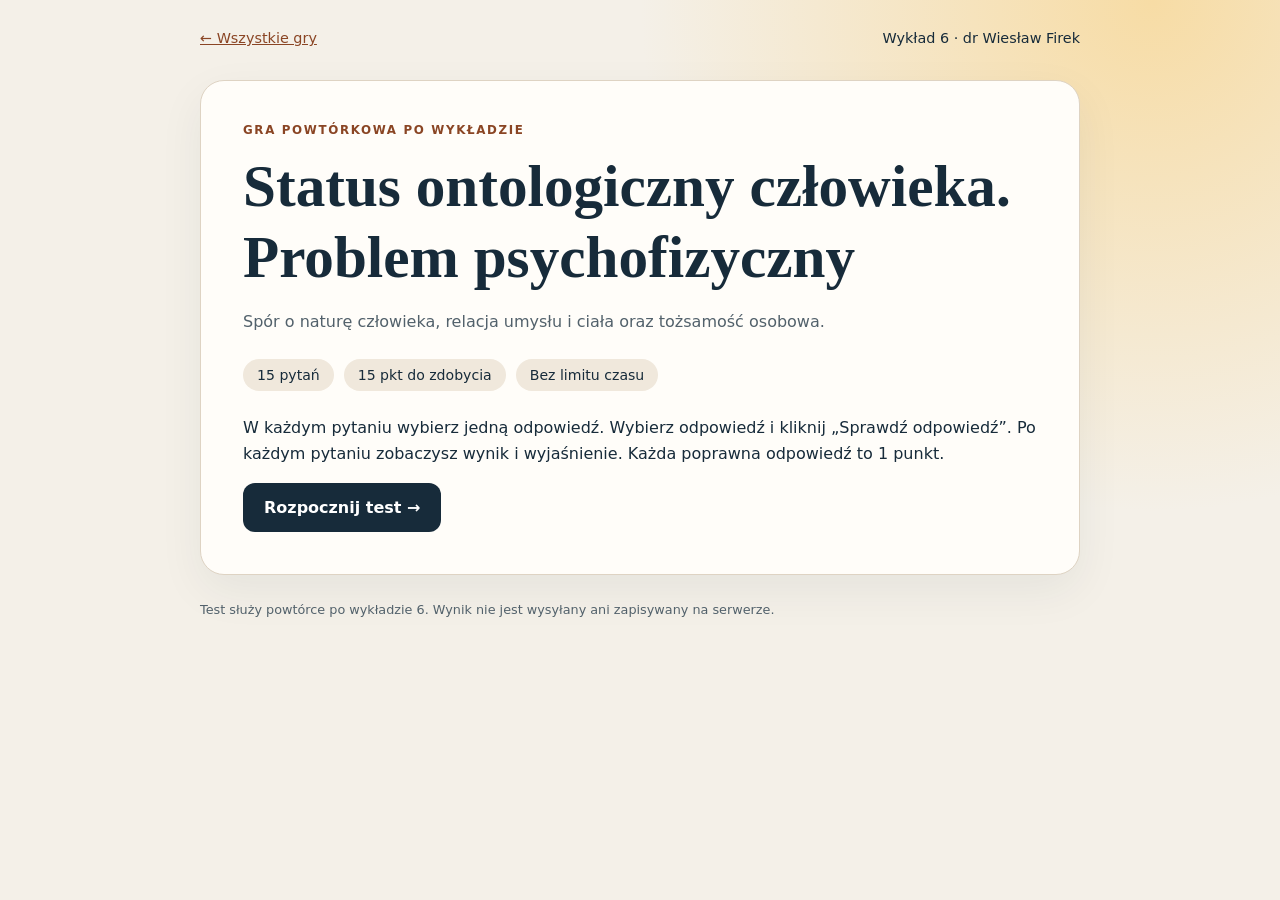
<file: w6/index.html>
<!doctype html>
<html lang="pl">
<head>
<meta charset="utf-8"><meta name="viewport" content="width=device-width, initial-scale=1">
<meta name="theme-color" content="#172b3a"><title>Status ontologiczny człowieka. Problem psychofizyczny — test po wykładzie 6</title>
<style>
:root{font-family:system-ui,-apple-system,Segoe UI,sans-serif;color:#172b3a;background:#f4f0e8}*{box-sizing:border-box}body{margin:0;background:radial-gradient(circle at 90% 0,#f7dca5,transparent 35%),#f4f0e8;min-height:100vh}main{max-width:920px;margin:auto;padding:30px 20px 70px}a{color:#8a4524}header{display:flex;justify-content:space-between;gap:15px;font-size:.9rem;margin-bottom:34px}.tag{text-transform:uppercase;letter-spacing:.14em;font-size:.74rem;font-weight:800;color:#8a4524}h1,h2,h3{font-family:Georgia,serif;line-height:1.2}h1{font-size:clamp(2rem,6vw,3.7rem);margin:14px 0}h2{font-size:clamp(1.35rem,4vw,2rem);margin:16px 0 24px}p{line-height:1.62}.muted{color:#52616b}.card{background:#fffdf9;border:1px solid #ded3c3;border-radius:24px;padding:clamp(22px,5vw,42px);box-shadow:0 16px 45px #172b3a10}.pills{display:flex;flex-wrap:wrap;gap:10px;margin:24px 0}.pill,.difficulty{background:#f0e8dc;border-radius:30px;padding:8px 14px;font-size:.88rem}.difficulty{display:inline-block;margin-bottom:8px;font-weight:800}.difficulty.easy{background:#e5f2ea;color:#23603f}.difficulty.medium{background:#f8edcf;color:#7a5311}.difficulty.hard{background:#f4dfdc;color:#843d35}button,select{font:inherit}button{cursor:pointer;min-height:48px;border-radius:12px;border:2px solid transparent;padding:13px 19px}button:focus-visible,a:focus-visible,select:focus-visible{outline:3px solid #bd6537;outline-offset:3px}.primary{background:#172b3a;color:white;font-weight:760}.secondary{background:#eee5d8;color:#172b3a}.option{width:100%;text-align:left;background:white;border-color:#ded3c3;display:flex;gap:14px;align-items:center}.option:hover:not(:disabled){border-color:#a15a2f}.option.selected{background:#f8e6ce;border-color:#a15a2f}.option.correct{background:#e2f1e9;border-color:#28794e}.option.wrong{background:#fde7e4;border-color:#a53d31}.option:disabled{cursor:default;opacity:1}.letter{font-weight:800;background:#f0ebe4;border-radius:8px;padding:5px 10px;min-width:38px;text-align:center}.options{display:grid;gap:12px}.checks .option::before{content:"□";font-size:1.25rem;font-weight:800}.checks .option.selected::before{content:"☑"}.actions{display:flex;flex-wrap:wrap;gap:12px;margin-top:26px}.meta{display:flex;justify-content:space-between;gap:12px;font-size:.9rem}.progress{height:8px;border-radius:10px;background:#e6ded2;overflow:hidden;margin:14px 0 26px}.progress span{display:block;height:100%;background:#b96639;transition:width .2s}.feedback{border-left:4px solid #b96639;padding:10px 16px;margin-top:22px;background:#f6efe5}.feedback p{margin:7px 0}.feedback ul{margin:9px 0 0;padding-left:20px;line-height:1.55}.match-grid{display:grid;gap:12px}.match-row{display:grid;grid-template-columns:minmax(120px,.75fr) minmax(190px,1.25fr);gap:12px;align-items:center;padding:12px;border:1px solid #e2d8ca;border-radius:14px;background:#fff}.match-left{font-weight:800}.match-row select{width:100%;min-height:46px;border:1px solid #cfc2b1;border-radius:10px;padding:8px;background:white;color:#172b3a}.match-row.good{border-color:#28794e;background:#eef8f2}.match-row.bad{border-color:#a53d31;background:#fff0ee}.big{font-size:clamp(3rem,12vw,5rem);font-family:Georgia,serif;margin:18px 0 0}.review{padding:20px 0;border-top:1px solid #ded3c3}.review h3{font-size:1rem;line-height:1.5;margin-bottom:8px}.review p{font-size:.95rem;margin:7px 0}.status{font-weight:800;color:#28794e}.status.miss{color:#a53d31}.round-note{color:#8a4524;font-weight:750;margin-top:-14px;margin-bottom:20px}footer{font-size:.8rem;color:#52616b;line-height:1.6;margin-top:25px}[hidden]{display:none!important}@media(max-width:620px){header{display:block}header span{display:block;margin-top:8px}.match-row{grid-template-columns:1fr}.card{border-radius:18px}}@media(prefers-reduced-motion:reduce){*{transition:none!important}}
</style>
</head>
<body><main>
<header><a href="../">← Wszystkie gry</a><span>Wykład 6 · dr Wiesław Firek</span></header>

<section id="intro" class="card">
<div class="tag">Gra powtórkowa po wykładzie</div>
<h1>Status ontologiczny człowieka. Problem psychofizyczny</h1>
<p class="muted">Spór o naturę człowieka, relacja umysłu i ciała oraz tożsamość osobowa.</p>
<div class="pills"><span class="pill">15 pytań</span><span class="pill">15 pkt do zdobycia</span><span class="pill">Bez limitu czasu</span></div>
<p>W każdym pytaniu wybierz jedną odpowiedź. Wybierz odpowiedź i kliknij „Sprawdź odpowiedź”. Po każdym pytaniu zobaczysz wynik i wyjaśnienie. Każda poprawna odpowiedź to 1 punkt.</p>
<button id="start" class="primary">Rozpocznij test →</button>
</section>

<section id="quiz" class="card" hidden>
<div class="meta"><span id="counter"></span><span id="points"></span></div>
<div class="progress" role="progressbar" aria-label="Postęp gry" aria-valuemin="0" aria-valuemax="15" aria-valuenow="0"><span id="bar"></span></div>
<div id="difficulty" class="difficulty" hidden></div>
<div id="kind" class="tag"></div>
<h2 id="question" tabindex="-1"></h2>
<p id="instruction" class="round-note"></p>
<div id="answerArea"></div>
<div id="feedback" class="feedback" role="status" aria-live="polite" hidden></div>
<div class="actions"><button id="check" class="primary" disabled>Sprawdź odpowiedź</button><button id="next" class="primary" hidden>Następne zadanie →</button></div>
</section>

<section id="result" class="card" hidden>
<div class="tag">Podsumowanie</div><h1 id="resultTitle" tabindex="-1">Twój wynik</h1>
<div id="score" class="big"></div><p id="summary"></p><p id="repeat" class="muted"></p>
<div class="actions"><button id="restart" class="primary">Rozwiąż ponownie</button></div>
<h2>Przegląd zadań</h2><div id="review"></div>
</section>

<footer>Test służy powtórce po wykładzie 6. Wynik nie jest wysyłany ani zapisywany na serwerze.</footer>
<noscript><p>Aby rozwiązać grę, włącz JavaScript w przeglądarce.</p></noscript>

</main><script>
'use strict';

const levels={
  easy:{label:'Łatwe · 1 pkt',cls:'easy',pts:1},
  medium:{label:'Średnie · 2 pkt',cls:'medium',pts:2},
  hard:{label:'Trudne · 3 pkt',cls:'hard',pts:3}
};

const bank=[
  {
    "level": "easy",
    "type": "single",
    "topic": "Problem psychofizyczny",
    "q": "Badacz potrafi wskazać, które obszary mózgu są aktywne, gdy człowiek odczuwa ból. Które pytanie nadal pozostaje otwarte w ramach problemu psychofizycznego?",
    "o": [
      "Czy pomiar aktywności mózgu pozwala odróżnić ból krótki od długotrwałego?",
      "Czy ludzie różnią się w sposobie opisywania tego samego bodźca?",
      "Czy przeżycie bólu jest tym samym co proces mózgowy, który mu towarzyszy?",
      "Czy natężenie bodźca można zmierzyć niezależnie od relacji badanego?"
    ],
    "a": 2,
    "e": "Współwystępowanie przeżycia i aktywności mózgu pozostawia otwarte pytanie o to, czy są one tym samym zjawiskiem."
  },
  {
    "level": "easy",
    "type": "single",
    "topic": "Monizm",
    "q": "Materialista i idealista mogą obaj być monistami. Co łączy ich stanowiska?",
    "o": [
      "Obaj przyjmują jeden podstawowy rodzaj substancji, choć inaczej określają jego naturę.",
      "Obaj uznają istnienie ciał i umysłów jako dwóch podstawowych rodzajów substancji.",
      "Obaj przyjmują, że w całej rzeczywistości istnieje tylko jeden byt.",
      "Obaj uznają, że o naturze rzeczywistości rozstrzyga wyłącznie doświadczenie zmysłowe."
    ],
    "a": 0,
    "e": "Monizm dotyczy liczby podstawowych rodzajów substancji. Materializm i idealizm różnią się odpowiedzią na pytanie, jaką naturę ma ta substancja."
  },
  {
    "level": "easy",
    "type": "single",
    "topic": "Geneza dualizmu",
    "q": "W dawnym grobie znaleziono przedmioty codziennego użytku. Jaki wniosek najlepiej oddaje ostrożną interpretację tego przykładu z wykładu?",
    "o": [
      "Wyposażenie grobu pozwala ustalić, że zmarłego wyobrażano sobie jako istotę całkowicie niematerialną.",
      "Praktyka pochówku wskazuje, że wierzono w powrót zmarłego do tego samego ciała.",
      "Obecność przedmiotów dowodzi, że obrzęd miał wyłącznie znaczenie dla żyjących.",
      "Wyposażenie grobu można interpretować jako ślad przekonania, że śmierć ciała nie kończy całkowicie istnienia człowieka."
    ],
    "a": 3,
    "e": "Wyposażenie grobu może świadczyć o wierze w dalsze istnienie zmarłego. Szczegółowa treść tych wierzeń pozostaje otwarta."
  },
  {
    "level": "easy",
    "type": "single",
    "topic": "Teoria idei Platona",
    "q": "Dwa narysowane koła można zetrzeć, a ich kształty nigdy nie są idealne. Co według Platona jest właściwym przedmiotem wiedzy o tym, czym jest koło?",
    "o": [
      "Najdokładniejszy rysunek koła, jaki uda się wykonać.",
      "Niezmienna idea koła, którą można poznać rozumem.",
      "Wspólne wyobrażenie powstałe po obejrzeniu wielu okrągłych przedmiotów.",
      "Zbiór wszystkich przedmiotów, które ludzie nazywają okrągłymi."
    ],
    "a": 1,
    "e": "Rysunki są zmienne i niedoskonałe. W ujęciu Platona wiedza o tym, czym jest koło, dotyczy jego niezmiennej idei."
  },
  {
    "level": "easy",
    "type": "single",
    "topic": "Dusza u Platona i Arystotelesa",
    "q": "Jak Platon i Arystoteles różnią się w ujęciu związku duszy z ciałem przedstawionym w wykładzie?",
    "o": [
      "Platon pojmuje duszę jako formę żywego ciała, a Arystoteles jako byt, który istniał przed połączeniem z ciałem.",
      "Obaj traktują ciało jako więzienie duszy, ale inaczej wyjaśniają, jak dusza może się z niego uwolnić.",
      "Platon dopuszcza niezależne istnienie duszy, a Arystoteles ujmuje duszę jako formę organizującą żywe ciało.",
      "Platon przypisuje duszę wszystkim organizmom, a Arystoteles ogranicza jej posiadanie do istot zdolnych do rozumowania."
    ],
    "a": 2,
    "e": "Platon dopuszcza istnienie duszy przed jej połączeniem z ciałem. Arystoteles ujmuje duszę jako zasadę organizacji żywego ciała."
  },
  {
    "level": "easy",
    "type": "single",
    "topic": "Interakcjonizm",
    "q": "Dotknięcie gorącego naczynia wywołuje ból. Świadoma decyzja, by odstawić naczynie, powoduje następnie ruch ręki. Które stanowisko dopuszcza oba opisane związki przyczynowe między ciałem a umysłem?",
    "o": [
      "Interakcjonizm.",
      "Epifenomenalizm.",
      "Paralelizm.",
      "Monizm idealistyczny w ujęciu przedstawionym w wykładzie."
    ],
    "a": 0,
    "e": "Interakcjonizm dopuszcza oddziaływanie w obu kierunkach. Zdarzenie cielesne może wywołać przeżycie, a decyzja może spowodować ruch ciała."
  },
  {
    "level": "easy",
    "type": "single",
    "topic": "Epifenomenalizm",
    "q": "Człowiek czuje ból i cofa dłoń. Jak epifenomenalista wyjaśniłby współwystępowanie tych zdarzeń?",
    "o": [
      "Ból powoduje cofnięcie dłoni, choć sam nie ma przyczyny fizycznej.",
      "Ból i cofnięcie dłoni przebiegają równolegle, a procesy cielesne nie wywołują przeżyć.",
      "Ból najpierw wywołuje aktywność mózgu, która następnie uruchamia ruch dłoni.",
      "Procesy fizyczne mogą wywołać ból i doprowadzić do cofnięcia dłoni. Samo przeżycie bólu nie jest przyczyną ruchu."
    ],
    "a": 3,
    "e": "Epifenomenalizm dopuszcza wpływ procesów fizycznych na przeżycia. Przyczyn ruchu szuka w procesach fizycznych."
  },
  {
    "level": "easy",
    "type": "single",
    "topic": "Paralelizm",
    "q": "Ile razy zawodniczka świadomie postanawia ruszyć, tyle razy jej ciało wykonuje odpowiedni ruch. Jak paralelista zinterpretowałby tę zgodność?",
    "o": [
      "Decyzja i ruch są dwoma opisami tego samego zdarzenia fizycznego.",
      "Zdarzenie umysłowe i zdarzenie cielesne przebiegają w zgodzie, choć żadne nie powoduje drugiego.",
      "Zdarzenie cielesne wywołuje decyzję, która nie ma już wpływu na dalszy przebieg ruchu.",
      "Zdarzenie umysłowe uruchamia ruch, ale ciało nie może wywoływać zdarzeń umysłowych."
    ],
    "a": 1,
    "e": "Paralelizm wyjaśnia współwystępowanie przez zgodność przebiegu zdarzeń umysłowych i cielesnych. Wyklucza przyczynowość między nimi w obu kierunkach."
  },
  {
    "level": "easy",
    "type": "single",
    "topic": "Argument za materializmem",
    "q": "Materialista twierdzi, że skoro zachowanie człowieka można w pełni wyjaśnić przez procesy fizyczne, przyjęcie istnienia niematerialnego umysłu jest zbędne. Która odpowiedź podważa przesłankę tego rozumowania?",
    "o": [
      "Można przyjąć istnienie umysłu, o ile stanowi on jeszcze jeden składnik materialnego świata.",
      "Teoria wykorzystująca mniej założeń bywa łatwiejsza do zrozumienia.",
      "Trzeba wykazać, że wyjaśnienie fizyczne rzeczywiście jest pełne, zamiast zakładać, że kiedyś takie będzie.",
      "Do wyjaśnienia zachowania wystarczy przyjąć, że wielu ludzi wierzy w istnienie duszy."
    ],
    "a": 2,
    "e": "Argument zakłada, że wyjaśnienie fizyczne wystarcza w każdym przypadku. Zarzut dotyczy tego, czy mamy podstawy, by uznać to założenie za prawdziwe."
  },
  {
    "level": "easy",
    "type": "single",
    "topic": "Zarzut wobec interakcjonizmu",
    "q": "Na czym polega zarzut dotyczący przyczynowości, który materialista może postawić dualistycznemu interakcjonizmowi?",
    "o": [
      "Trudno wyjaśnić, jak niematerialna decyzja może wywołać ruch materialnego ciała.",
      "Trudno wyjaśnić, dlaczego niektóre ruchy są świadome, a inne odruchowe.",
      "Trudno ustalić, które zdarzenia fizyczne zachodzą w mózgu, a które w mięśniach.",
      "Trudno wyjaśnić, dlaczego po wykonaniu ruchu człowiek czasem zapomina, co zamierzał zrobić."
    ],
    "a": 0,
    "e": "Zarzut dotyczy mechanizmu oddziaływania między dwoma odmiennymi rodzajami substancji, materialnym ciałem i niematerialnym umysłem."
  },
  {
    "level": "easy",
    "type": "single",
    "topic": "Świadomość sztucznego systemu",
    "q": "Przypuśćmy, że udało się wykazać, iż sztuczny system złożony wyłącznie z elementów fizycznych rzeczywiście ma świadome przeżycia. Jaką rolę taki przypadek mógłby odegrać w sporze o materializm?",
    "o": [
      "Dowodziłby, że każda wystarczająco złożona maszyna ma świadome przeżycia.",
      "Pokazywałby, że świadomość wymaga budowy identycznej z budową ludzkiego mózgu.",
      "Rozstrzygałby, że procesy umysłowe ludzi i maszyn przebiegają w taki sam sposób.",
      "Wspierałby tezę, że świadomość może wystąpić w układzie czysto fizycznym."
    ],
    "a": 3,
    "e": "W tym eksperymencie myślowym istnienie świadomych przeżyć w fizycznym układzie byłoby przykładem wspierającym materializm."
  },
  {
    "level": "easy",
    "type": "single",
    "topic": "Doświadczenie pierwszoosobowe",
    "q": "W eksperymencie myślowym neurobiolożka zna wszystkie procesy mózgowe związane z widzeniem pewnej barwy, której sama nigdy nie widziała. Co ma pokazać ten przykład?",
    "o": [
      "Poznanie mechanizmu widzenia wymaga wcześniejszego doświadczenia wszystkich barw.",
      "Znajomość fizycznego mechanizmu widzenia różni się od wiedzy o tym, jak danej barwy doświadcza się z pierwszej osoby.",
      "Pojawienie się nowego doznania dowodzi, że podczas patrzenia nie zachodzą procesy mózgowe.",
      "Opis mechanizmu widzenia i doświadczenie barwy dają tę samą wiedzę, jeśli opis jest wystarczająco szczegółowy."
    ],
    "a": 1,
    "e": "Przykład rozróżnia wiedzę o procesach mózgowych i wiedzę o tym, jak to jest samemu zobaczyć daną barwę."
  },
  {
    "level": "easy",
    "type": "single",
    "topic": "Intencjonalność",
    "q": "Myślę o tym, czy wieczorem pójdę na spacer. Która właściwość tej myśli ilustruje to, co w wykładzie nazwano „intencjonalnością”?",
    "o": [
      "Myśl może skłonić mnie do podjęcia działania.",
      "Myśl dotyczy planu, który powstał z mojej własnej inicjatywy.",
      "Myśl jest o czymś określonym, w tym przypadku o możliwym wieczornym spacerze.",
      "Myśl może pojawić się ponownie, gdy zbliży się wieczór."
    ],
    "a": 2,
    "e": "Intencjonalność oznacza skierowanie myśli na jakiś przedmiot, zdarzenie lub stan rzeczy. W przykładzie myśl dotyczy możliwego spaceru."
  },
  {
    "level": "easy",
    "type": "single",
    "topic": "Argument Kartezjusza",
    "q": "Co pełni kluczową funkcję w argumencie Kartezjusza wychodzącym od wątpienia?",
    "o": [
      "Można podać w wątpliwość istnienie ciała, ale sam akt wątpienia ujawnia, że zachodzi myślenie.",
      "Można podać w wątpliwość istnienie umysłu, ponieważ własne myśli czasami wprowadzają nas w błąd.",
      "Można uznać istnienie ciała za pewniejsze od istnienia umysłu, ponieważ ciało da się obserwować.",
      "Można uznać ciało i umysł za tożsame, ponieważ wątpienie często wywołuje reakcje cielesne."
    ],
    "a": 0,
    "e": "Wątpienie jest czynnością myślenia. Kartezjusz wychodzi od różnicy między pewnością, że myśli, a możliwością zwątpienia w istnienie własnego ciała."
  },
  {
    "level": "easy",
    "type": "single",
    "topic": "Tożsamość osobowa",
    "q": "Wyobraź sobie, że po hipotetycznym przeszczepie mózgu człowiek budzi się w innym ciele i pamięta życie sprzed operacji. Jakie pytanie filozoficzne pozwala postawić ten eksperyment?",
    "o": [
      "Czy wspomnienia są wystarczająco dokładne, by odtworzyć przebieg operacji?",
      "Czy każda zmiana ciała prowadzi do zmiany przekonań człowieka?",
      "Czy poczucie obcości wobec własnego ciała jest wystarczającym dowodem na istnienie duszy?",
      "Co decyduje o tym, że jest to nadal ta sama osoba — ciągłość ciała, mózgu czy życia psychicznego?"
    ],
    "a": 3,
    "e": "Eksperyment rozdziela ciągłość ciała od ciągłości mózgu i wspomnień. Pozwala zapytać, która z nich stanowi podstawę tożsamości osobowej."
  }
];

const $=id=>document.getElementById(id);
let index=0,selectedSingle=null,selectedMulti=new Set(),matchValues=[],locked=false,answers=[],points=0;
const maxPoints=bank.reduce((s,q)=>s+levels[q.level].pts,0);

function kindLabel(type){
  return type==='single'?'Jedna poprawna odpowiedź':type==='tf'?'Prawda czy fałsz':type==='multi'?'Wybierz wszystkie poprawne':'Połącz w pary';
}
function shuffle(xs){const a=[...xs];for(let i=a.length-1;i>0;i--){const j=Math.floor(Math.random()*(i+1));[a[i],a[j]]=[a[j],a[i]]}return a}
function sameSet(a,b){if(a.length!==b.length)return false;const x=[...a].sort((m,n)=>m-n),y=[...b].sort((m,n)=>m-n);return x.every((v,i)=>v===y[i]);}
function matchCorrect(q){return q.pairs.every((p,i)=>matchValues[i]===p[1]);}
function enableCheck(){
  const q=bank[index];
  let ready=false;
  if(q.type==='single'||q.type==='tf') ready=selectedSingle!==null;
  else if(q.type==='multi') ready=selectedMulti.size>0;
  else if(q.type==='match') ready=q.pairs.every((_,i)=>Boolean(matchValues[i]));
  $('check').disabled=!ready;
}
function resetState(){selectedSingle=null;selectedMulti=new Set();matchValues=[];locked=false;}

function render(){
  resetState();
  const q=bank[index],lv=levels[q.level];
  $('counter').textContent='Zadanie '+(index+1)+' z '+bank.length;
  $('points').textContent='Punkty: '+points+' / '+maxPoints;
  $('bar').style.width=(index/bank.length*100)+'%';
  document.querySelector('.progress').setAttribute('aria-valuenow',index);
  $('difficulty').textContent=lv.label;$('difficulty').className='difficulty '+lv.cls;
  $('kind').textContent=kindLabel(q.type);
  $('question').textContent=q.q;
  $('instruction').textContent=q.type==='multi'?'Może być więcej niż jedna poprawna odpowiedź.':q.type==='match'?'W każdym wierszu wybierz pasujące pojęcie lub opis.':'';
  $('feedback').hidden=true;$('feedback').replaceChildren();$('check').hidden=false;$('check').disabled=true;$('next').hidden=true;
  const area=$('answerArea');area.replaceChildren();

  if(q.type==='single'||q.type==='tf'){
    const wrap=document.createElement('div');wrap.className='options';
    if(q.type==='tf'){
      const options=['Prawda','Fałsz'];
      options.forEach((text,i)=>{
        const b=document.createElement('button');b.className='option';b.type='button';b.setAttribute('aria-pressed','false');
        const letter=document.createElement('span');letter.className='letter';letter.textContent=i===0?'P':'F';
        const label=document.createElement('span');label.textContent=text;b.append(letter,label);
        b.addEventListener('click',()=>{if(locked)return;selectedSingle=i===0;[...wrap.children].forEach(x=>{x.classList.remove('selected');x.setAttribute('aria-pressed','false')});b.classList.add('selected');b.setAttribute('aria-pressed','true');enableCheck()});
        wrap.append(b);
      });
    }else{
      const order=shuffle(q.o.map((_,i)=>i));
      order.forEach((originalIndex,displayIndex)=>{
        const b=document.createElement('button');b.className='option';b.type='button';b.setAttribute('aria-pressed','false');b.dataset.original=originalIndex;
        const letter=document.createElement('span');letter.className='letter';letter.textContent='ABCD'[displayIndex];
        const label=document.createElement('span');label.textContent=q.o[originalIndex];b.append(letter,label);
        b.addEventListener('click',()=>{if(locked)return;selectedSingle=originalIndex;[...wrap.children].forEach(x=>{x.classList.remove('selected');x.setAttribute('aria-pressed','false')});b.classList.add('selected');b.setAttribute('aria-pressed','true');enableCheck()});
        wrap.append(b);
      });
    }
    area.append(wrap);
  } else if(q.type==='multi'){
    const wrap=document.createElement('div');wrap.className='options checks';
    const order=shuffle(q.o.map((_,i)=>i));
    order.forEach(originalIndex=>{
      const b=document.createElement('button');b.className='option';b.type='button';b.setAttribute('aria-pressed','false');b.dataset.original=originalIndex;
      const label=document.createElement('span');label.textContent=q.o[originalIndex];b.append(label);
      b.addEventListener('click',()=>{if(locked)return;if(selectedMulti.has(originalIndex)){selectedMulti.delete(originalIndex);b.classList.remove('selected');b.setAttribute('aria-pressed','false')}else{selectedMulti.add(originalIndex);b.classList.add('selected');b.setAttribute('aria-pressed','true')}enableCheck()});
      wrap.append(b);
    });area.append(wrap);
  } else {
    const options=shuffle([...new Set(q.pairs.map(p=>p[1]))]);
    const wrap=document.createElement('div');wrap.className='match-grid';
    q.pairs.forEach((pair,i)=>{
      const row=document.createElement('div');row.className='match-row';row.dataset.index=i;
      const left=document.createElement('div');left.className='match-left';left.textContent=pair[0];
      const sel=document.createElement('select');sel.setAttribute('aria-label','Dopasuj do: '+pair[0]);
      const first=document.createElement('option');first.value='';first.textContent='— wybierz —';sel.append(first);
      options.forEach(opt=>{const o=document.createElement('option');o.value=opt;o.textContent=opt;sel.append(o)});
      sel.addEventListener('change',()=>{if(locked)return;matchValues[i]=sel.value;enableCheck()});
      row.append(left,sel);wrap.append(row);
    });area.append(wrap);
  }
  $('question').focus();window.scrollTo({top:0,behavior:'smooth'});
}

function check(){
  if(locked||$('check').disabled)return;
  const q=bank[index],lv=levels[q.level];let ok=false;let chosen='';
  if(q.type==='single'){ok=selectedSingle===q.a;chosen=q.o[selectedSingle]}
  else if(q.type==='tf'){ok=selectedSingle===q.a;chosen=selectedSingle?'Prawda':'Fałsz'}
  else if(q.type==='multi'){ok=sameSet([...selectedMulti],q.a);chosen=[...selectedMulti].map(i=>q.o[i]).join('; ')}
  else {ok=matchCorrect(q);chosen=q.pairs.map((p,i)=>p[0]+' → '+(matchValues[i]||'—')).join('; ')}
  locked=true;if(ok)points+=lv.pts;
  answers.push({q:q,ok:ok,chosen:chosen,earned:ok?lv.pts:0});

  const area=$('answerArea');
  if(q.type==='single'||q.type==='tf'){
    [...area.querySelectorAll('.option')].forEach((b,i)=>{
      b.disabled=true;
      const val=q.type==='tf'?(i===0):Number(b.dataset.original);
      if(val===q.a)b.classList.add('correct');
      else if(val===selectedSingle)b.classList.add('wrong');
    });
  } else if(q.type==='multi'){
    [...area.querySelectorAll('.option')].forEach(b=>{
      b.disabled=true;
      const originalIndex=Number(b.dataset.original);
      if(q.a.includes(originalIndex))b.classList.add('correct');
      else if(selectedMulti.has(originalIndex))b.classList.add('wrong');
    });
  } else {
    [...area.querySelectorAll('.match-row')].forEach((row,i)=>{
      const sel=row.querySelector('select');sel.disabled=true;
      row.classList.add(matchValues[i]===q.pairs[i][1]?'good':'bad');
    });
  }

  const title=document.createElement('strong');title.textContent=ok?'Dobra odpowiedź · +'+lv.pts+(lv.pts===1?' pkt':' pkt'):'Tym razem bez punktów';
  const correct=document.createElement('p');
  if(q.type==='single')correct.textContent='Poprawna odpowiedź: '+q.o[q.a];
  else if(q.type==='tf')correct.textContent='Poprawna odpowiedź: '+(q.a?'Prawda':'Fałsz');
  else if(q.type==='multi')correct.textContent='Poprawne odpowiedzi: '+q.a.map(i=>q.o[i]).join('; ')+'.';
  else correct.textContent='Poprawne połączenia: '+q.pairs.map(p=>p[0]+' → '+p[1]).join('; ')+'.';
  const exp=document.createElement('p');exp.textContent=q.e;
  $('feedback').replaceChildren(title,correct,exp);$('feedback').hidden=false;
  $('points').textContent='Punkty: '+points+' / '+maxPoints;
  $('bar').style.width=((index+1)/bank.length*100)+'%';document.querySelector('.progress').setAttribute('aria-valuenow',index+1);
  $('check').hidden=true;$('next').hidden=false;$('next').textContent=index===bank.length-1?'Zobacz wynik →':'Następne zadanie →';$('next').focus();
}

function finish(){
  $('quiz').hidden=true;$('result').hidden=false;
  const pct=Math.round(points/maxPoints*100);
  $('score').textContent=points+' / '+maxPoints;
  $('summary').textContent=pct+'% możliwych punktów. '+(pct>=90?'Bardzo dobra znajomość pojęć i zależności.':pct>=70?'Dobra baza. Przejrzyj jeszcze zadania oznaczone jako „do powtórki”.':pct>=50?'Najważniejsze podstawy są już uchwycone, ale warto wrócić do pojęć i powiązań między nimi.':'Warto jeszcze raz powtórzyć materiał, szczególnie zagadnienia wskazane poniżej.');
  const missed=answers.filter(a=>!a.ok).map(a=>a.q.topic);
  $('repeat').textContent=missed.length?'Do powtórki: '+[...new Set(missed)].join(', ')+'.':'Wszystkie odpowiedzi są poprawne.';
  const review=$('review');review.replaceChildren();
  answers.forEach((a,i)=>{
    const div=document.createElement('div');div.className='review';
    const status=document.createElement('span');status.className='status'+(a.ok?'':' miss');status.textContent=a.ok?'✓ Poprawnie · '+a.earned+' pkt':'✕ Do powtórki';
    const h=document.createElement('h3');h.textContent=(i+1)+'. '+a.q.q;
    const own=document.createElement('p');own.textContent='Twoja odpowiedź: '+a.chosen;
    const exp=document.createElement('p');exp.className='muted';exp.textContent=a.q.e;
    const correct=document.createElement('p');correct.textContent='Poprawna odpowiedź: '+(a.q.type==='single'?a.q.o[a.q.a]:a.q.type==='tf'?(a.q.a?'Prawda':'Fałsz'):a.q.pairs.map(p=>p[0]+' → '+p[1]).join('; '));div.append(status,h,own);if(!a.ok)div.append(correct);div.append(exp);review.append(div);
  });
  $('resultTitle').focus();window.scrollTo(0,0);
}

function start(){index=0;answers=[];points=0;$('intro').hidden=true;$('result').hidden=true;$('quiz').hidden=false;render()}
$('start').addEventListener('click',start);
$('restart').addEventListener('click',start);
$('check').addEventListener('click',check);
$('next').addEventListener('click',()=>{if(!locked)return;if(index<bank.length-1){index++;render()}else finish()});

</script></body></html>
</file>
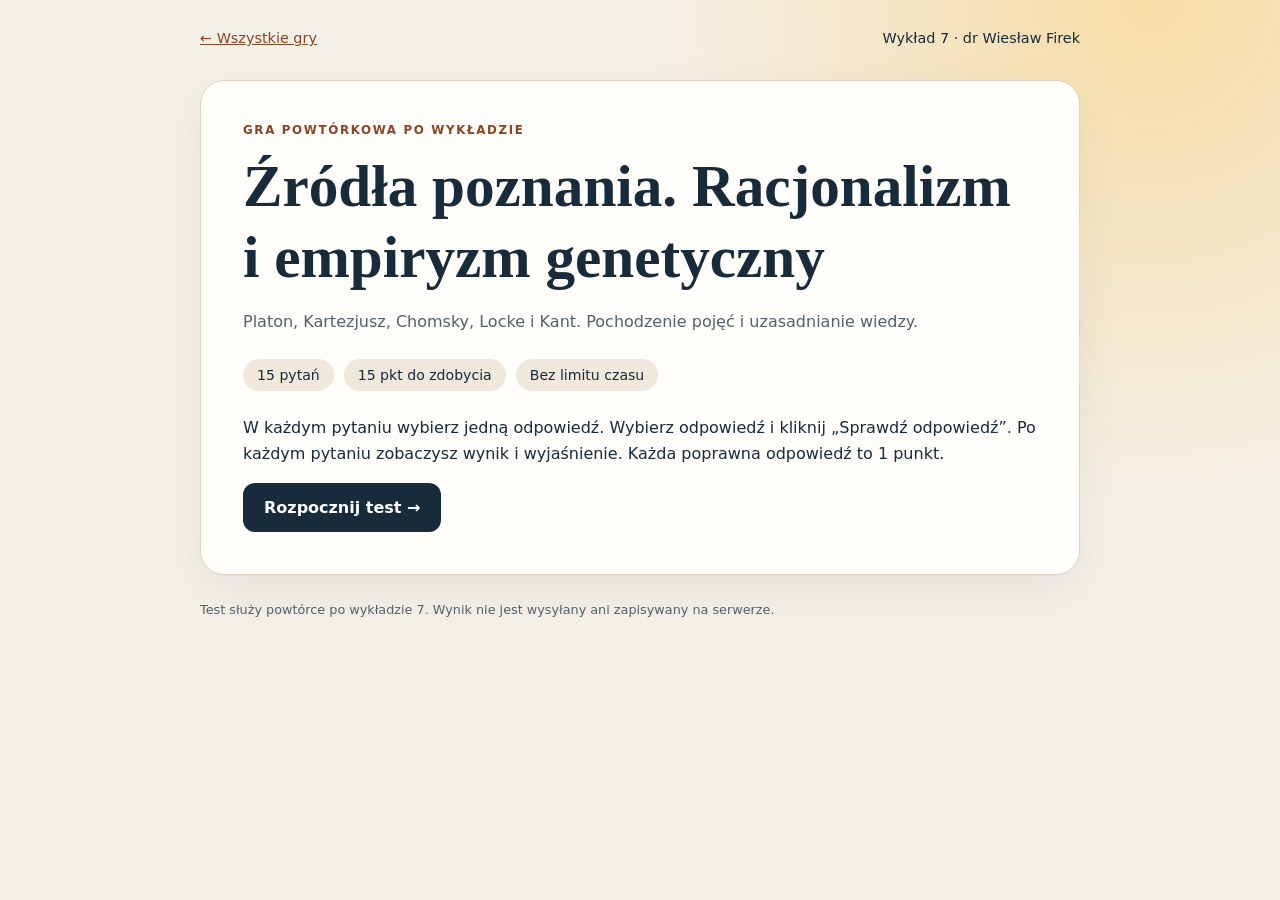
<file: w7/index.html>
<!doctype html>
<html lang="pl">
<head>
<meta charset="utf-8"><meta name="viewport" content="width=device-width, initial-scale=1">
<meta name="theme-color" content="#172b3a"><title>Źródła poznania. Racjonalizm i empiryzm genetyczny — test po wykładzie 7</title>
<style>
:root{font-family:system-ui,-apple-system,Segoe UI,sans-serif;color:#172b3a;background:#f4f0e8}*{box-sizing:border-box}body{margin:0;background:radial-gradient(circle at 90% 0,#f7dca5,transparent 35%),#f4f0e8;min-height:100vh}main{max-width:920px;margin:auto;padding:30px 20px 70px}a{color:#8a4524}header{display:flex;justify-content:space-between;gap:15px;font-size:.9rem;margin-bottom:34px}.tag{text-transform:uppercase;letter-spacing:.14em;font-size:.74rem;font-weight:800;color:#8a4524}h1,h2,h3{font-family:Georgia,serif;line-height:1.2}h1{font-size:clamp(2rem,6vw,3.7rem);margin:14px 0}h2{font-size:clamp(1.35rem,4vw,2rem);margin:16px 0 24px}p{line-height:1.62}.muted{color:#52616b}.card{background:#fffdf9;border:1px solid #ded3c3;border-radius:24px;padding:clamp(22px,5vw,42px);box-shadow:0 16px 45px #172b3a10}.pills{display:flex;flex-wrap:wrap;gap:10px;margin:24px 0}.pill,.difficulty{background:#f0e8dc;border-radius:30px;padding:8px 14px;font-size:.88rem}.difficulty{display:inline-block;margin-bottom:8px;font-weight:800}.difficulty.easy{background:#e5f2ea;color:#23603f}.difficulty.medium{background:#f8edcf;color:#7a5311}.difficulty.hard{background:#f4dfdc;color:#843d35}button,select{font:inherit}button{cursor:pointer;min-height:48px;border-radius:12px;border:2px solid transparent;padding:13px 19px}button:focus-visible,a:focus-visible,select:focus-visible{outline:3px solid #bd6537;outline-offset:3px}.primary{background:#172b3a;color:white;font-weight:760}.secondary{background:#eee5d8;color:#172b3a}.option{width:100%;text-align:left;background:white;border-color:#ded3c3;display:flex;gap:14px;align-items:center}.option:hover:not(:disabled){border-color:#a15a2f}.option.selected{background:#f8e6ce;border-color:#a15a2f}.option.correct{background:#e2f1e9;border-color:#28794e}.option.wrong{background:#fde7e4;border-color:#a53d31}.option:disabled{cursor:default;opacity:1}.letter{font-weight:800;background:#f0ebe4;border-radius:8px;padding:5px 10px;min-width:38px;text-align:center}.options{display:grid;gap:12px}.checks .option::before{content:"□";font-size:1.25rem;font-weight:800}.checks .option.selected::before{content:"☑"}.actions{display:flex;flex-wrap:wrap;gap:12px;margin-top:26px}.meta{display:flex;justify-content:space-between;gap:12px;font-size:.9rem}.progress{height:8px;border-radius:10px;background:#e6ded2;overflow:hidden;margin:14px 0 26px}.progress span{display:block;height:100%;background:#b96639;transition:width .2s}.feedback{border-left:4px solid #b96639;padding:10px 16px;margin-top:22px;background:#f6efe5}.feedback p{margin:7px 0}.feedback ul{margin:9px 0 0;padding-left:20px;line-height:1.55}.match-grid{display:grid;gap:12px}.match-row{display:grid;grid-template-columns:minmax(120px,.75fr) minmax(190px,1.25fr);gap:12px;align-items:center;padding:12px;border:1px solid #e2d8ca;border-radius:14px;background:#fff}.match-left{font-weight:800}.match-row select{width:100%;min-height:46px;border:1px solid #cfc2b1;border-radius:10px;padding:8px;background:white;color:#172b3a}.match-row.good{border-color:#28794e;background:#eef8f2}.match-row.bad{border-color:#a53d31;background:#fff0ee}.big{font-size:clamp(3rem,12vw,5rem);font-family:Georgia,serif;margin:18px 0 0}.review{padding:20px 0;border-top:1px solid #ded3c3}.review h3{font-size:1rem;line-height:1.5;margin-bottom:8px}.review p{font-size:.95rem;margin:7px 0}.status{font-weight:800;color:#28794e}.status.miss{color:#a53d31}.round-note{color:#8a4524;font-weight:750;margin-top:-14px;margin-bottom:20px}footer{font-size:.8rem;color:#52616b;line-height:1.6;margin-top:25px}[hidden]{display:none!important}@media(max-width:620px){header{display:block}header span{display:block;margin-top:8px}.match-row{grid-template-columns:1fr}.card{border-radius:18px}}@media(prefers-reduced-motion:reduce){*{transition:none!important}}
</style>
</head>
<body><main>
<header><a href="../">← Wszystkie gry</a><span>Wykład 7 · dr Wiesław Firek</span></header>

<section id="intro" class="card">
<div class="tag">Gra powtórkowa po wykładzie</div>
<h1>Źródła poznania. Racjonalizm i empiryzm genetyczny</h1>
<p class="muted">Platon, Kartezjusz, Chomsky, Locke i Kant. Pochodzenie pojęć i uzasadnianie wiedzy.</p>
<div class="pills"><span class="pill">15 pytań</span><span class="pill">15 pkt do zdobycia</span><span class="pill">Bez limitu czasu</span></div>
<p>W każdym pytaniu wybierz jedną odpowiedź. Wybierz odpowiedź i kliknij „Sprawdź odpowiedź”. Po każdym pytaniu zobaczysz wynik i wyjaśnienie. Każda poprawna odpowiedź to 1 punkt.</p>
<button id="start" class="primary">Rozpocznij test →</button>
</section>

<section id="quiz" class="card" hidden>
<div class="meta"><span id="counter"></span><span id="points"></span></div>
<div class="progress" role="progressbar" aria-label="Postęp gry" aria-valuemin="0" aria-valuemax="15" aria-valuenow="0"><span id="bar"></span></div>
<div id="difficulty" class="difficulty" hidden></div>
<div id="kind" class="tag"></div>
<h2 id="question" tabindex="-1"></h2>
<p id="instruction" class="round-note"></p>
<div id="answerArea"></div>
<div id="feedback" class="feedback" role="status" aria-live="polite" hidden></div>
<div class="actions"><button id="check" class="primary" disabled>Sprawdź odpowiedź</button><button id="next" class="primary" hidden>Następne zadanie →</button></div>
</section>

<section id="result" class="card" hidden>
<div class="tag">Podsumowanie</div><h1 id="resultTitle" tabindex="-1">Twój wynik</h1>
<div id="score" class="big"></div><p id="summary"></p><p id="repeat" class="muted"></p>
<div class="actions"><button id="restart" class="primary">Rozwiąż ponownie</button></div>
<h2>Przegląd zadań</h2><div id="review"></div>
</section>

<footer>Test służy powtórce po wykładzie 7. Wynik nie jest wysyłany ani zapisywany na serwerze.</footer>
<noscript><p>Aby rozwiązać grę, włącz JavaScript w przeglądarce.</p></noscript>

</main><script>
'use strict';

const levels={
  easy:{label:'Łatwe · 1 pkt',cls:'easy',pts:1},
  medium:{label:'Średnie · 2 pkt',cls:'medium',pts:2},
  hard:{label:'Trudne · 3 pkt',cls:'hard',pts:3}
};

const bank=[
  {
    "level": "easy",
    "type": "single",
    "topic": "Akty i rezultaty poznawcze",
    "q": "Student analizuje dowód twierdzenia Pitagorasa, a następnie zapisuje samo twierdzenie. Co w tym przykładzie jest aktem poznawczym, a co rezultatem poznawczym?",
    "o": [
      "Analizowanie dowodu jest aktem, a twierdzenie jest rezultatem.",
      "Analizowanie dowodu jest rezultatem, a twierdzenie jest aktem.",
      "Zarówno analizowanie dowodu, jak i twierdzenie są aktami poznawczymi.",
      "Zarówno analizowanie dowodu, jak i twierdzenie są rezultatami poznawczymi."
    ],
    "a": 0,
    "e": "Analizowanie to czynność umysłowa. Twierdzenie jest treścią, którą można zapisać i ocenić pod względem prawdziwości."
  },
  {
    "level": "easy",
    "type": "single",
    "topic": "Geneza i uzasadnienie",
    "q": "Jedna osoba pyta, skąd wzięło się w naszym umyśle pojęcie trójkąta. Druga pyta, czy do uzasadnienia twierdzenia o trójkątach potrzeba pomiarów. Czym różnią się te pytania?",
    "o": [
      "Pierwsze dotyczy tego, czy doświadczenie jest potrzebne do utworzenia pojęcia, a drugie tego, czy pomiary pomagają odkryć twierdzenie.",
      "Pierwsze dotyczy tego, czy pojęcie trójkąta można zdefiniować bez odwołania do doświadczenia, a drugie tego, czy twierdzenie można uzasadnić bez pomiarów.",
      "Pierwsze dotyczy tego, jak powstaje pojęcie, a drugie tego, jak pomiary wpływają na nasze przekonanie o prawdziwości twierdzenia.",
      "Pierwsze dotyczy tego, jak powstaje pojęcie, a drugie tego, czy pomiary są potrzebne, by wykazać prawdziwość twierdzenia."
    ],
    "a": 3,
    "e": "Geneza dotyczy powstania pojęcia. Uzasadnienie dotyczy podstaw uznania twierdzenia za prawdziwe, niezależnie od tego, jak ktoś na nie wpadł lub nabrał do niego przekonania."
  },
  {
    "level": "easy",
    "type": "single",
    "topic": "Natywizm",
    "q": "Ktoś zarzuca natywistom, że skoro noworodek nie potrafi wypowiedzieć żadnej zasady logicznej, wiedza wrodzona jest niemożliwa. Która odpowiedź najlepiej oddaje stanowisko natywisty?",
    "o": [
      "Wrodzone są tylko te zasady, które dziecko potrafi samodzielnie wypowiedzieć przed rozpoczęciem nauki.",
      "Wrodzona może być struktura umysłu umożliwiająca tworzenie pewnych pojęć i sądów, nawet jeśli ujawnia się dopiero w toku rozwoju.",
      "Zasada staje się wrodzona, kiedy dziecko zaczyna stosować ją automatycznie.",
      "Wystarczy wykazać, że wszyscy dorośli przyjmują jakąś zasadę, by ustalić, że jest ona wrodzona."
    ],
    "a": 1,
    "e": "Natywista może uznać za wrodzone uposażenie umysłu, którego skutki stają się widoczne w toku rozwoju."
  },
  {
    "level": "easy",
    "type": "single",
    "topic": "Anamneza Platona",
    "q": "W Platońskim ujęciu widok niedoskonałych figur może skłonić człowieka do rozważenia, czym jest idealny kwadrat. Jaką rolę odgrywa tu doświadczenie zmysłowe?",
    "o": [
      "Dostarcza gotowego pojęcia idealnego kwadratu, jeśli obserwacja jest dostatecznie dokładna.",
      "Pozwala ustalić cechy idealnego kwadratu przez uśrednienie wyników pomiarów.",
      "Daje okazję do przypomnienia sobie idei, którą dusza poznała przed połączeniem z ciałem.",
      "Uzasadnia ogólne twierdzenia o kwadracie, jeśli obserwuje się wystarczająco wiele figur."
    ],
    "a": 2,
    "e": "Anamneza to przypominanie sobie idei poznanych przez duszę przed połączeniem z ciałem. Widok figury może zapoczątkować przypominanie."
  },
  {
    "level": "easy",
    "type": "single",
    "topic": "Wątpienie metodyczne",
    "q": "Dlaczego Kartezjusz zawiesza uznanie przekonań, w które można choćby w niewielkim stopniu zwątpić?",
    "o": [
      "Chce wykazać, że pewność jest zawsze tylko subiektywnym poczuciem.",
      "Szuka przekonania, które wytrzyma próbę wątpienia i posłuży za podstawę wiedzy.",
      "Przyjmuje, że możliwość pomyłki wystarcza, by dowieść fałszywości każdego przekonania.",
      "Chce zastąpić wszystkie dotychczasowe przekonania wnioskami z nowych obserwacji."
    ],
    "a": 1,
    "e": "Kartezjusz wykorzystuje wątpienie jako metodę poszukiwania pewnego punktu wyjścia dla wiedzy."
  },
  {
    "level": "easy",
    "type": "single",
    "topic": "Cogito",
    "q": "Co Kartezjusz może uznać za pewne nawet wtedy, gdy bierze pod uwagę możliwość, że właśnie śni?",
    "o": [
      "Że obraz własnego ciała odpowiada rzeczywistości.",
      "Że jego wspomnienia dotyczą zdarzeń, które rzeczywiście miały miejsce.",
      "Że świat zewnętrzny istnieje dokładnie tak, jak go postrzega.",
      "Że skoro właśnie wątpi lub myśli, to istnieje jako podmiot tego aktu."
    ],
    "a": 3,
    "e": "Nawet jeśli treść myśli jest złudzeniem, sam akt wątpienia jest aktem myślenia i pozwala stwierdzić własne istnienie."
  },
  {
    "level": "easy",
    "type": "single",
    "topic": "Chomsky i przyswajanie języka",
    "q": "Dziecko poprawnie interpretuje strukturę zdania, z którą wcześniej się nie zetknęło. Jaką hipotezę wspiera taki przykład w argumentacji Chomsky’ego?",
    "o": [
      "Dziecko rodzi się ze znajomością zdań, których będzie używało w swoim języku.",
      "Znajomość słów wystarcza, by ustalić strukturę każdego zdania.",
      "Przyswajanie języka opiera się częściowo na wrodzonych strukturach, które pomagają dziecku wyjść poza usłyszane przykłady.",
      "Dziecko rozumie nową konstrukcję dopiero po świadomym sformułowaniu reguły gramatycznej."
    ],
    "a": 2,
    "e": "Chomsky odwołuje się do wrodzonego uposażenia, aby wyjaśnić, jak dziecko rozumie konstrukcje wykraczające poza przykłady dostępne w doświadczeniu."
  },
  {
    "level": "easy",
    "type": "single",
    "topic": "Tabula rasa",
    "q": "Jak należy rozumieć metaforę tabula rasa u Locke’a?",
    "o": [
      "Umysł ma zdolności poznawcze, a treść jego idei pochodzi z doświadczenia.",
      "Umysł rodzi się z ogólnymi zasadami, a doświadczenie dostarcza tylko przykładów ich zastosowania.",
      "Umysł jest początkowo pozbawiony zarówno idei, jak i zdolności do ich nabywania.",
      "Umysł otrzymuje z doświadczenia wszystkie idee w gotowej postaci, także najbardziej złożone."
    ],
    "a": 0,
    "e": "Locke odróżnia zdolności umysłu od treści, które umysł uzyskuje dzięki doświadczeniu zewnętrznemu i wewnętrznemu."
  },
  {
    "level": "easy",
    "type": "single",
    "topic": "Refleksja u Locke’a",
    "q": "Student słyszy melodię, a chwilę później zauważa, że próbuje ją sobie przypomnieć. Co w tym przykładzie Locke nazwałby refleksją?",
    "o": [
      "Usłyszenie melodii.",
      "Rozpoznanie różnicy między dwoma dźwiękami podczas słuchania.",
      "Porównanie głośności melodii z odgłosami dochodzącymi z ulicy.",
      "Zauważenie własnej czynności przypominania sobie."
    ],
    "a": 3,
    "e": "Refleksja jest doświadczeniem wewnętrznym. Jej przedmiotem są własne czynności umysłu, takie jak przypominanie."
  },
  {
    "level": "easy",
    "type": "single",
    "topic": "Idee złożone u Locke’a",
    "q": "Ktoś wyobraża sobie owoc o kształcie gruszki i smaku cytryny, chociaż nigdy takiego owocu nie spotkał. Jak Locke wyjaśniłby powstanie tej idei?",
    "o": [
      "Umysł przypomniał sobie wrodzoną ideę owocu, a doświadczenie nadało jej nazwę.",
      "Umysł połączył elementy zaczerpnięte z wcześniejszych doświadczeń w jedną ideę złożoną.",
      "Umysł wytworzył od podstaw idee kształtu i smaku bez udziału doświadczenia.",
      "Umysł odtworzył gotową ideę prostą nabytą podczas obserwacji jednego owocu."
    ],
    "a": 1,
    "e": "Umysł może łączyć treści pochodzące z odrębnych doświadczeń i tworzyć w ten sposób idee obiektów, których wcześniej nie napotkał."
  },
  {
    "level": "easy",
    "type": "single",
    "topic": "Skrajny empiryzm metodologiczny",
    "q": "Jakie stanowisko zajmuje ktoś, kto uważa, że zasady logiki i matematyki można uzasadnić wyłącznie jako uogólnienia oparte na doświadczeniu?",
    "o": [
      "Skrajny empiryzm metodologiczny.",
      "Umiarkowany empiryzm metodologiczny w ujęciu z wykładu.",
      "Umiarkowany racjonalizm metodologiczny.",
      "Skrajny racjonalizm metodologiczny."
    ],
    "a": 0,
    "e": "Skrajny empiryzm wymaga empirycznej podstawy uzasadnienia także dla logiki i matematyki."
  },
  {
    "level": "easy",
    "type": "single",
    "topic": "Doświadczenie i wnioskowanie",
    "q": "Na bezludnej plaży ktoś dostrzega zegarek i wnioskuje, że wcześniej przebywał tam człowiek. Co ten przykład ilustruje w omówieniu stanowisk umiarkowanych?",
    "o": [
      "Wniosek o obecności człowieka jest bezpośrednim spostrzeżeniem, tak samo jak widok zegarka.",
      "Wniosek o obecności człowieka jest prawdziwy na mocy samej definicji zegarka.",
      "Doświadczenie dostarcza przesłanki, a rozumowanie pozwala sformułować wniosek o czymś, czego bezpośrednio nie zaobserwowano.",
      "Rozum może dojść do tego samego wniosku bez żadnej informacji o tym, co znaleziono na plaży."
    ],
    "a": 2,
    "e": "Widok zegarka stanowi przesłankę empiryczną. Wcześniejsza obecność człowieka jest wnioskiem opartym na tej przesłance."
  },
  {
    "level": "easy",
    "type": "single",
    "topic": "Sądy syntetyczne a priori",
    "q": "Co Kant ma na myśli, uznając zdanie „7 + 5 = 12” za sąd syntetyczny a priori?",
    "o": [
      "Wynik jest zawarty w samym pojęciu dodawania, więc wystarczy objaśnić znaczenie słowa „suma”.",
      "Ustalenie wyniku rozszerza poznanie, a jego uzasadnienie jest niezależne od obserwacji konkretnych przedmiotów.",
      "Wynik jest pewny, ponieważ można go potwierdzić, wielokrotnie przeliczając przedmioty.",
      "Wynik zależy od przyjętego zapisu liczb i z tego powodu jest prawdziwy na mocy definicji."
    ],
    "a": 1,
    "e": "Według Kanta do wyniku dochodzimy, dokonując syntezy. Jego uzasadnienie nie wymaga obserwacji empirycznej."
  },
  {
    "level": "easy",
    "type": "single",
    "topic": "Intersubiektywna weryfikowalność",
    "q": "Badaczka sformułowała twierdzenie w sposób zrozumiały dla innych, ale nie podała żadnej metody, dzięki której mogliby ocenić jego prawdziwość. Który warunek poznania naukowego pozostaje niespełniony?",
    "o": [
      "Intersubiektywna komunikowalność.",
      "Niezależność uzasadnienia od doświadczenia.",
      "Powszechna zgoda co do wyniku.",
      "Intersubiektywna weryfikowalność."
    ],
    "a": 3,
    "e": "Zrozumiałe sformułowanie pozwala zakomunikować twierdzenie. Weryfikowalność wymaga, by inni mogli samodzielnie je sprawdzić."
  },
  {
    "level": "easy",
    "type": "single",
    "topic": "Irracjonalizm i antyirracjonalizm",
    "q": "Ktoś twierdzi, że osobiste przeżycie mistyczne może dawać wiedzę, choć inni nie mają możliwości samodzielnego sprawdzenia płynącego z niego wniosku. Którego sporu dotyczy przede wszystkim to stanowisko?",
    "o": [
      "Sporu natywizmu z empiryzmem genetycznym o to, czy istnieją idee wrodzone.",
      "Sporu o to, czy sądy matematyczne rozszerzają wiedzę.",
      "Sporu irracjonalizmu z antyirracjonalizmem o to, czy istnieją pozaracjonalne źródła poznania.",
      "Sporu o to, czy twierdzenie naukowe jest aktem, czy rezultatem poznawczym."
    ],
    "a": 2,
    "e": "W tym sporze chodzi o to, czy osobiste przeżycie mistyczne lub objawienie może być źródłem wiedzy."
  }
];

const $=id=>document.getElementById(id);
let index=0,selectedSingle=null,selectedMulti=new Set(),matchValues=[],locked=false,answers=[],points=0;
const maxPoints=bank.reduce((s,q)=>s+levels[q.level].pts,0);

function kindLabel(type){
  return type==='single'?'Jedna poprawna odpowiedź':type==='tf'?'Prawda czy fałsz':type==='multi'?'Wybierz wszystkie poprawne':'Połącz w pary';
}
function shuffle(xs){const a=[...xs];for(let i=a.length-1;i>0;i--){const j=Math.floor(Math.random()*(i+1));[a[i],a[j]]=[a[j],a[i]]}return a}
function sameSet(a,b){if(a.length!==b.length)return false;const x=[...a].sort((m,n)=>m-n),y=[...b].sort((m,n)=>m-n);return x.every((v,i)=>v===y[i]);}
function matchCorrect(q){return q.pairs.every((p,i)=>matchValues[i]===p[1]);}
function enableCheck(){
  const q=bank[index];
  let ready=false;
  if(q.type==='single'||q.type==='tf') ready=selectedSingle!==null;
  else if(q.type==='multi') ready=selectedMulti.size>0;
  else if(q.type==='match') ready=q.pairs.every((_,i)=>Boolean(matchValues[i]));
  $('check').disabled=!ready;
}
function resetState(){selectedSingle=null;selectedMulti=new Set();matchValues=[];locked=false;}

function render(){
  resetState();
  const q=bank[index],lv=levels[q.level];
  $('counter').textContent='Zadanie '+(index+1)+' z '+bank.length;
  $('points').textContent='Punkty: '+points+' / '+maxPoints;
  $('bar').style.width=(index/bank.length*100)+'%';
  document.querySelector('.progress').setAttribute('aria-valuenow',index);
  $('difficulty').textContent=lv.label;$('difficulty').className='difficulty '+lv.cls;
  $('kind').textContent=kindLabel(q.type);
  $('question').textContent=q.q;
  $('instruction').textContent=q.type==='multi'?'Może być więcej niż jedna poprawna odpowiedź.':q.type==='match'?'W każdym wierszu wybierz pasujące pojęcie lub opis.':'';
  $('feedback').hidden=true;$('feedback').replaceChildren();$('check').hidden=false;$('check').disabled=true;$('next').hidden=true;
  const area=$('answerArea');area.replaceChildren();

  if(q.type==='single'||q.type==='tf'){
    const wrap=document.createElement('div');wrap.className='options';
    if(q.type==='tf'){
      const options=['Prawda','Fałsz'];
      options.forEach((text,i)=>{
        const b=document.createElement('button');b.className='option';b.type='button';b.setAttribute('aria-pressed','false');
        const letter=document.createElement('span');letter.className='letter';letter.textContent=i===0?'P':'F';
        const label=document.createElement('span');label.textContent=text;b.append(letter,label);
        b.addEventListener('click',()=>{if(locked)return;selectedSingle=i===0;[...wrap.children].forEach(x=>{x.classList.remove('selected');x.setAttribute('aria-pressed','false')});b.classList.add('selected');b.setAttribute('aria-pressed','true');enableCheck()});
        wrap.append(b);
      });
    }else{
      const order=shuffle(q.o.map((_,i)=>i));
      order.forEach((originalIndex,displayIndex)=>{
        const b=document.createElement('button');b.className='option';b.type='button';b.setAttribute('aria-pressed','false');b.dataset.original=originalIndex;
        const letter=document.createElement('span');letter.className='letter';letter.textContent='ABCD'[displayIndex];
        const label=document.createElement('span');label.textContent=q.o[originalIndex];b.append(letter,label);
        b.addEventListener('click',()=>{if(locked)return;selectedSingle=originalIndex;[...wrap.children].forEach(x=>{x.classList.remove('selected');x.setAttribute('aria-pressed','false')});b.classList.add('selected');b.setAttribute('aria-pressed','true');enableCheck()});
        wrap.append(b);
      });
    }
    area.append(wrap);
  } else if(q.type==='multi'){
    const wrap=document.createElement('div');wrap.className='options checks';
    const order=shuffle(q.o.map((_,i)=>i));
    order.forEach(originalIndex=>{
      const b=document.createElement('button');b.className='option';b.type='button';b.setAttribute('aria-pressed','false');b.dataset.original=originalIndex;
      const label=document.createElement('span');label.textContent=q.o[originalIndex];b.append(label);
      b.addEventListener('click',()=>{if(locked)return;if(selectedMulti.has(originalIndex)){selectedMulti.delete(originalIndex);b.classList.remove('selected');b.setAttribute('aria-pressed','false')}else{selectedMulti.add(originalIndex);b.classList.add('selected');b.setAttribute('aria-pressed','true')}enableCheck()});
      wrap.append(b);
    });area.append(wrap);
  } else {
    const options=shuffle([...new Set(q.pairs.map(p=>p[1]))]);
    const wrap=document.createElement('div');wrap.className='match-grid';
    q.pairs.forEach((pair,i)=>{
      const row=document.createElement('div');row.className='match-row';row.dataset.index=i;
      const left=document.createElement('div');left.className='match-left';left.textContent=pair[0];
      const sel=document.createElement('select');sel.setAttribute('aria-label','Dopasuj do: '+pair[0]);
      const first=document.createElement('option');first.value='';first.textContent='— wybierz —';sel.append(first);
      options.forEach(opt=>{const o=document.createElement('option');o.value=opt;o.textContent=opt;sel.append(o)});
      sel.addEventListener('change',()=>{if(locked)return;matchValues[i]=sel.value;enableCheck()});
      row.append(left,sel);wrap.append(row);
    });area.append(wrap);
  }
  $('question').focus();window.scrollTo({top:0,behavior:'smooth'});
}

function check(){
  if(locked||$('check').disabled)return;
  const q=bank[index],lv=levels[q.level];let ok=false;let chosen='';
  if(q.type==='single'){ok=selectedSingle===q.a;chosen=q.o[selectedSingle]}
  else if(q.type==='tf'){ok=selectedSingle===q.a;chosen=selectedSingle?'Prawda':'Fałsz'}
  else if(q.type==='multi'){ok=sameSet([...selectedMulti],q.a);chosen=[...selectedMulti].map(i=>q.o[i]).join('; ')}
  else {ok=matchCorrect(q);chosen=q.pairs.map((p,i)=>p[0]+' → '+(matchValues[i]||'—')).join('; ')}
  locked=true;if(ok)points+=lv.pts;
  answers.push({q:q,ok:ok,chosen:chosen,earned:ok?lv.pts:0});

  const area=$('answerArea');
  if(q.type==='single'||q.type==='tf'){
    [...area.querySelectorAll('.option')].forEach((b,i)=>{
      b.disabled=true;
      const val=q.type==='tf'?(i===0):Number(b.dataset.original);
      if(val===q.a)b.classList.add('correct');
      else if(val===selectedSingle)b.classList.add('wrong');
    });
  } else if(q.type==='multi'){
    [...area.querySelectorAll('.option')].forEach(b=>{
      b.disabled=true;
      const originalIndex=Number(b.dataset.original);
      if(q.a.includes(originalIndex))b.classList.add('correct');
      else if(selectedMulti.has(originalIndex))b.classList.add('wrong');
    });
  } else {
    [...area.querySelectorAll('.match-row')].forEach((row,i)=>{
      const sel=row.querySelector('select');sel.disabled=true;
      row.classList.add(matchValues[i]===q.pairs[i][1]?'good':'bad');
    });
  }

  const title=document.createElement('strong');title.textContent=ok?'Dobra odpowiedź · +'+lv.pts+(lv.pts===1?' pkt':' pkt'):'Tym razem bez punktów';
  const correct=document.createElement('p');
  if(q.type==='single')correct.textContent='Poprawna odpowiedź: '+q.o[q.a];
  else if(q.type==='tf')correct.textContent='Poprawna odpowiedź: '+(q.a?'Prawda':'Fałsz');
  else if(q.type==='multi')correct.textContent='Poprawne odpowiedzi: '+q.a.map(i=>q.o[i]).join('; ')+'.';
  else correct.textContent='Poprawne połączenia: '+q.pairs.map(p=>p[0]+' → '+p[1]).join('; ')+'.';
  const exp=document.createElement('p');exp.textContent=q.e;
  $('feedback').replaceChildren(title,correct,exp);$('feedback').hidden=false;
  $('points').textContent='Punkty: '+points+' / '+maxPoints;
  $('bar').style.width=((index+1)/bank.length*100)+'%';document.querySelector('.progress').setAttribute('aria-valuenow',index+1);
  $('check').hidden=true;$('next').hidden=false;$('next').textContent=index===bank.length-1?'Zobacz wynik →':'Następne zadanie →';$('next').focus();
}

function finish(){
  $('quiz').hidden=true;$('result').hidden=false;
  const pct=Math.round(points/maxPoints*100);
  $('score').textContent=points+' / '+maxPoints;
  $('summary').textContent=pct+'% możliwych punktów. '+(pct>=90?'Bardzo dobra znajomość pojęć i zależności.':pct>=70?'Dobra baza. Przejrzyj jeszcze zadania oznaczone jako „do powtórki”.':pct>=50?'Najważniejsze podstawy są już uchwycone, ale warto wrócić do pojęć i powiązań między nimi.':'Warto jeszcze raz powtórzyć materiał, szczególnie zagadnienia wskazane poniżej.');
  const missed=answers.filter(a=>!a.ok).map(a=>a.q.topic);
  $('repeat').textContent=missed.length?'Do powtórki: '+[...new Set(missed)].join(', ')+'.':'Wszystkie odpowiedzi są poprawne.';
  const review=$('review');review.replaceChildren();
  answers.forEach((a,i)=>{
    const div=document.createElement('div');div.className='review';
    const status=document.createElement('span');status.className='status'+(a.ok?'':' miss');status.textContent=a.ok?'✓ Poprawnie · '+a.earned+' pkt':'✕ Do powtórki';
    const h=document.createElement('h3');h.textContent=(i+1)+'. '+a.q.q;
    const own=document.createElement('p');own.textContent='Twoja odpowiedź: '+a.chosen;
    const exp=document.createElement('p');exp.className='muted';exp.textContent=a.q.e;
    const correct=document.createElement('p');correct.textContent='Poprawna odpowiedź: '+(a.q.type==='single'?a.q.o[a.q.a]:a.q.type==='tf'?(a.q.a?'Prawda':'Fałsz'):a.q.pairs.map(p=>p[0]+' → '+p[1]).join('; '));div.append(status,h,own);if(!a.ok)div.append(correct);div.append(exp);review.append(div);
  });
  $('resultTitle').focus();window.scrollTo(0,0);
}

function start(){index=0;answers=[];points=0;$('intro').hidden=true;$('result').hidden=true;$('quiz').hidden=false;render()}
$('start').addEventListener('click',start);
$('restart').addEventListener('click',start);
$('check').addEventListener('click',check);
$('next').addEventListener('click',()=>{if(!locked)return;if(index<bank.length-1){index++;render()}else finish()});

</script></body></html>
</file>
